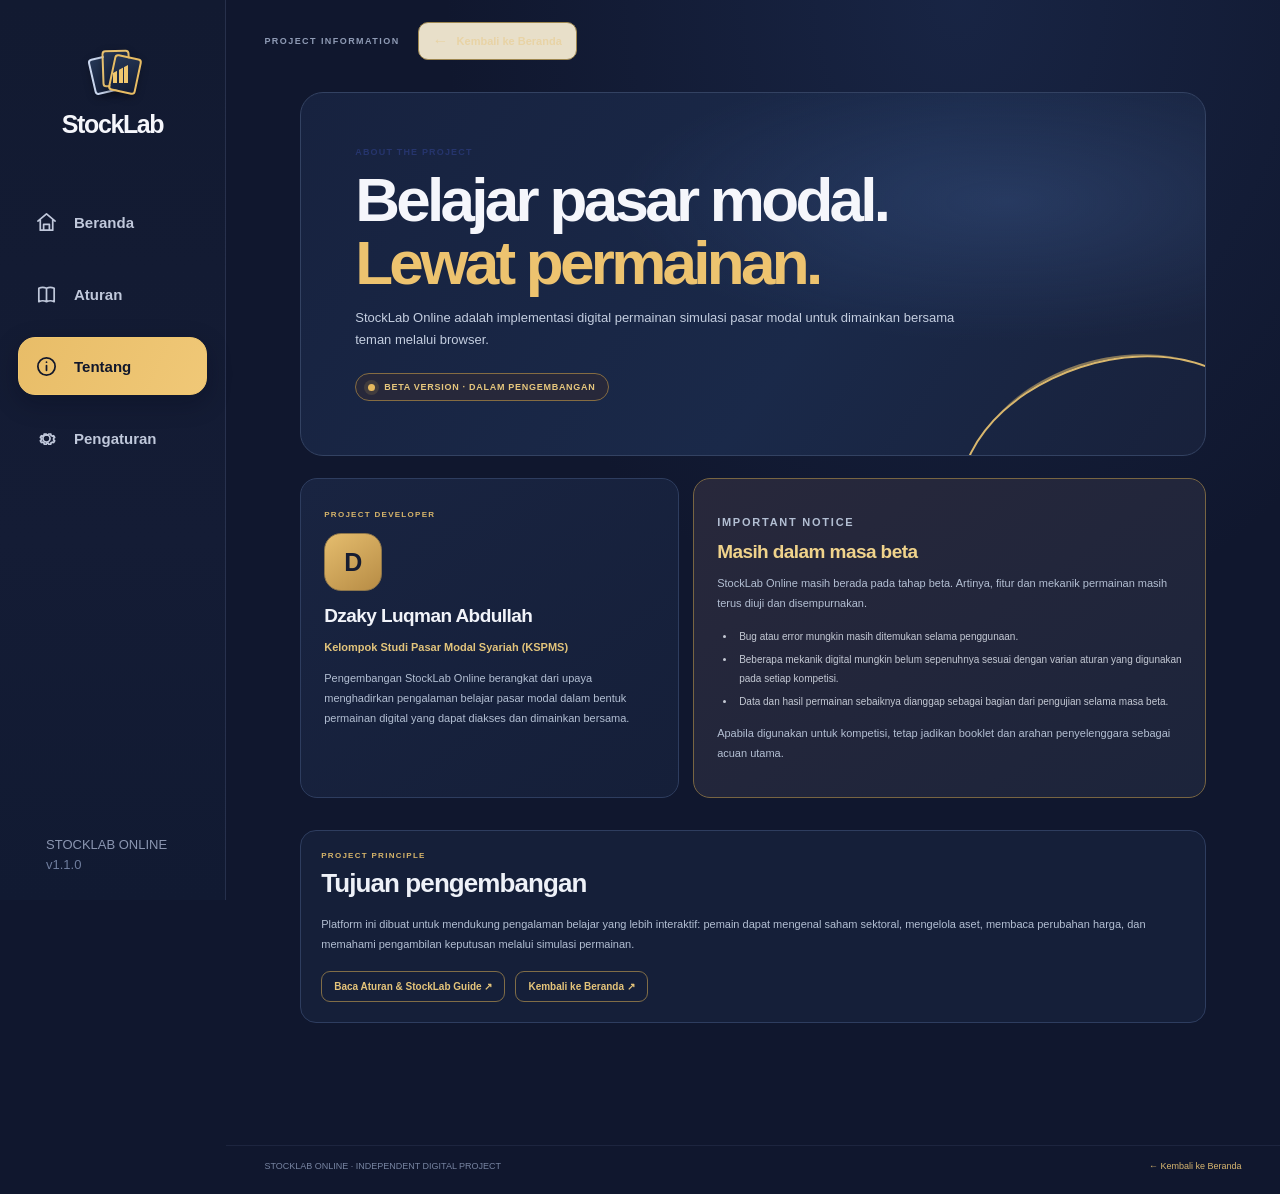
<file: about.html>
<!doctype html>
<html lang="id">
<head>
  <meta charset="utf-8">
  <meta name="viewport" content="width=device-width, initial-scale=1">
  <meta name="theme-color" content="#101831">
  <meta name="description" content="Informasi tentang StockLab Online, pembuat, dan status beta proyek.">
  <title>Tentang StockLab Online</title>
  <link rel="stylesheet" href="./style.css?v=20261121-unified-subpages-v15">
</head>
<body class="guide-body">
  <div class="dashboard-shell">
    <aside class="dashboard-sidebar" aria-label="Navigasi utama">
      <a class="sidebar-brand" href="./" aria-label="StockLab Beranda"><span class="sidebar-brand-mark"><i></i><b></b><em></em></span><span>StockLab</span></a>
      <nav class="sidebar-nav">
        <a class="side-link" href="./"><span class="side-icon"><svg viewBox="0 0 24 24" aria-hidden="true"><path d="M3 10.5 12 3l9 7.5M5.5 9v11h13V9M9 20v-6h6v6"/></svg></span><span>Beranda</span></a>
        <a class="side-link" href="./guide.html"><span class="side-icon"><svg viewBox="0 0 24 24" aria-hidden="true"><path d="M4 5.5c2.7-1.3 5.4-1.3 8 0v14c-2.6-1.3-5.3-1.3-8 0zM20 5.5c-2.7-1.3-5.4-1.3-8 0v14c2.6-1.3 5.3-1.3 8 0z"/></svg></span><span>Aturan</span></a>
        <a class="side-link is-active" href="./about.html"><span class="side-icon"><svg viewBox="0 0 24 24" aria-hidden="true"><circle cx="12" cy="12" r="9"/><path d="M12 11v5M12 7.5h.01"/></svg></span><span>Tentang</span></a>
        <a class="side-link" href="./settings.html"><span class="side-icon"><svg viewBox="0 0 24 24" aria-hidden="true"><path d="M12 8.3a3.7 3.7 0 1 0 0 7.4 3.7 3.7 0 0 0 0-7.4Z"/><path d="m19.4 13.5 1.1.8-1.1 1.9-1.3-.4a7.8 7.8 0 0 1-1.4.8l-.2 1.4h-2.2l-.4-1.3a7.7 7.7 0 0 1-1.7 0l-.4 1.3H9.6l-.2-1.4a7.8 7.8 0 0 1-1.4-.8l-1.3.4-1.1-1.9 1.1-.8a7.5 7.5 0 0 1 0-1.7l-1.1-.8 1.1-1.9 1.3.4a7.8 7.8 0 0 1 1.4-.8l.2-1.4h2.2l.4 1.3a7.7 7.7 0 0 1 1.7 0l.4-1.3h2.2l.2 1.4a7.8 7.8 0 0 1 1.4.8l1.3-.4 1.1 1.9-1.1.8a7.5 7.5 0 0 1 0 1.7Z"/></svg></span><span>Pengaturan</span></a>
      </nav>
      <div class="sidebar-bottom"><span>STOCKLAB ONLINE</span><strong>v1.1.0</strong></div>
    </aside>
    <div class="dashboard-main">
      <header class="topbar dashboard-topbar subpage-topbar">
        <a class="mobile-brand" href="./">Stock<span>Lab</span></a>
        <div class="topbar-right">
          <span class="subpage-topbar-label">PROJECT INFORMATION</span>
          <a class="button secondary subpage-return-button" href="./"><span aria-hidden="true">←</span> Kembali ke Beranda</a>
        </div>
      </header>
      <main class="dashboard-subpage-main">
        <div class="guide-main">
<section class="guide-hero about-hero">
        <p class="eyebrow">ABOUT THE PROJECT</p>
        <h1>Belajar pasar modal.<br><span>Lewat permainan.</span></h1>
        <p>StockLab Online adalah implementasi digital permainan simulasi pasar modal untuk dimainkan bersama teman melalui browser.</p>
        <div class="about-status-pill"><span></span> BETA VERSION · DALAM PENGEMBANGAN</div>
      </section>

      <section class="about-content-grid">
        <article class="about-profile-card">
          <p class="guide-section-kicker">PROJECT DEVELOPER</p>
          <div class="about-avatar">D</div>
          <h2>Dzaky Luqman Abdullah</h2>
          <p class="about-role">Kelompok Studi Pasar Modal Syariah (KSPMS)</p>
          <p>Pengembangan StockLab Online berangkat dari upaya menghadirkan pengalaman belajar pasar modal dalam bentuk permainan digital yang dapat diakses dan dimainkan bersama.</p>
        </article>
        <article class="about-beta-card">
          <p class="guide-section-kicker">IMPORTANT NOTICE</p>
          <h2>Masih dalam masa beta</h2>
          <p>StockLab Online masih berada pada tahap beta. Artinya, fitur dan mekanik permainan masih terus diuji dan disempurnakan.</p>
          <ul>
            <li>Bug atau error mungkin masih ditemukan selama penggunaan.</li>
            <li>Beberapa mekanik digital mungkin belum sepenuhnya sesuai dengan varian aturan yang digunakan pada setiap kompetisi.</li>
            <li>Data dan hasil permainan sebaiknya dianggap sebagai bagian dari pengujian selama masa beta.</li>
          </ul>
          <p>Apabila digunakan untuk kompetisi, tetap jadikan booklet dan arahan penyelenggara sebagai acuan utama.</p>
        </article>
      </section>

      <section class="guide-section about-project-note">
        <div class="guide-section-kicker">PROJECT PRINCIPLE</div>
        <h2>Tujuan pengembangan</h2>
        <p>Platform ini dibuat untuk mendukung pengalaman belajar yang lebih interaktif: pemain dapat mengenal saham sektoral, mengelola aset, membaca perubahan harga, dan memahami pengambilan keputusan melalui simulasi permainan.</p>
        <div class="about-links">
          <a href="./guide.html">Baca Aturan & StockLab Guide <span>↗</span></a>
          <a href="./">Kembali ke Beranda <span>↗</span></a>
        </div>
      </section>
</div>
      </main>
      <footer class="dashboard-footer"><span>STOCKLAB ONLINE · INDEPENDENT DIGITAL PROJECT</span><a href="./">← Kembali ke Beranda</a></footer>
    </div>
  </div>
  
  <script src="./settings.js?v=20261121-unified-subpages-v15"></script>
</body>
</html>
</file>
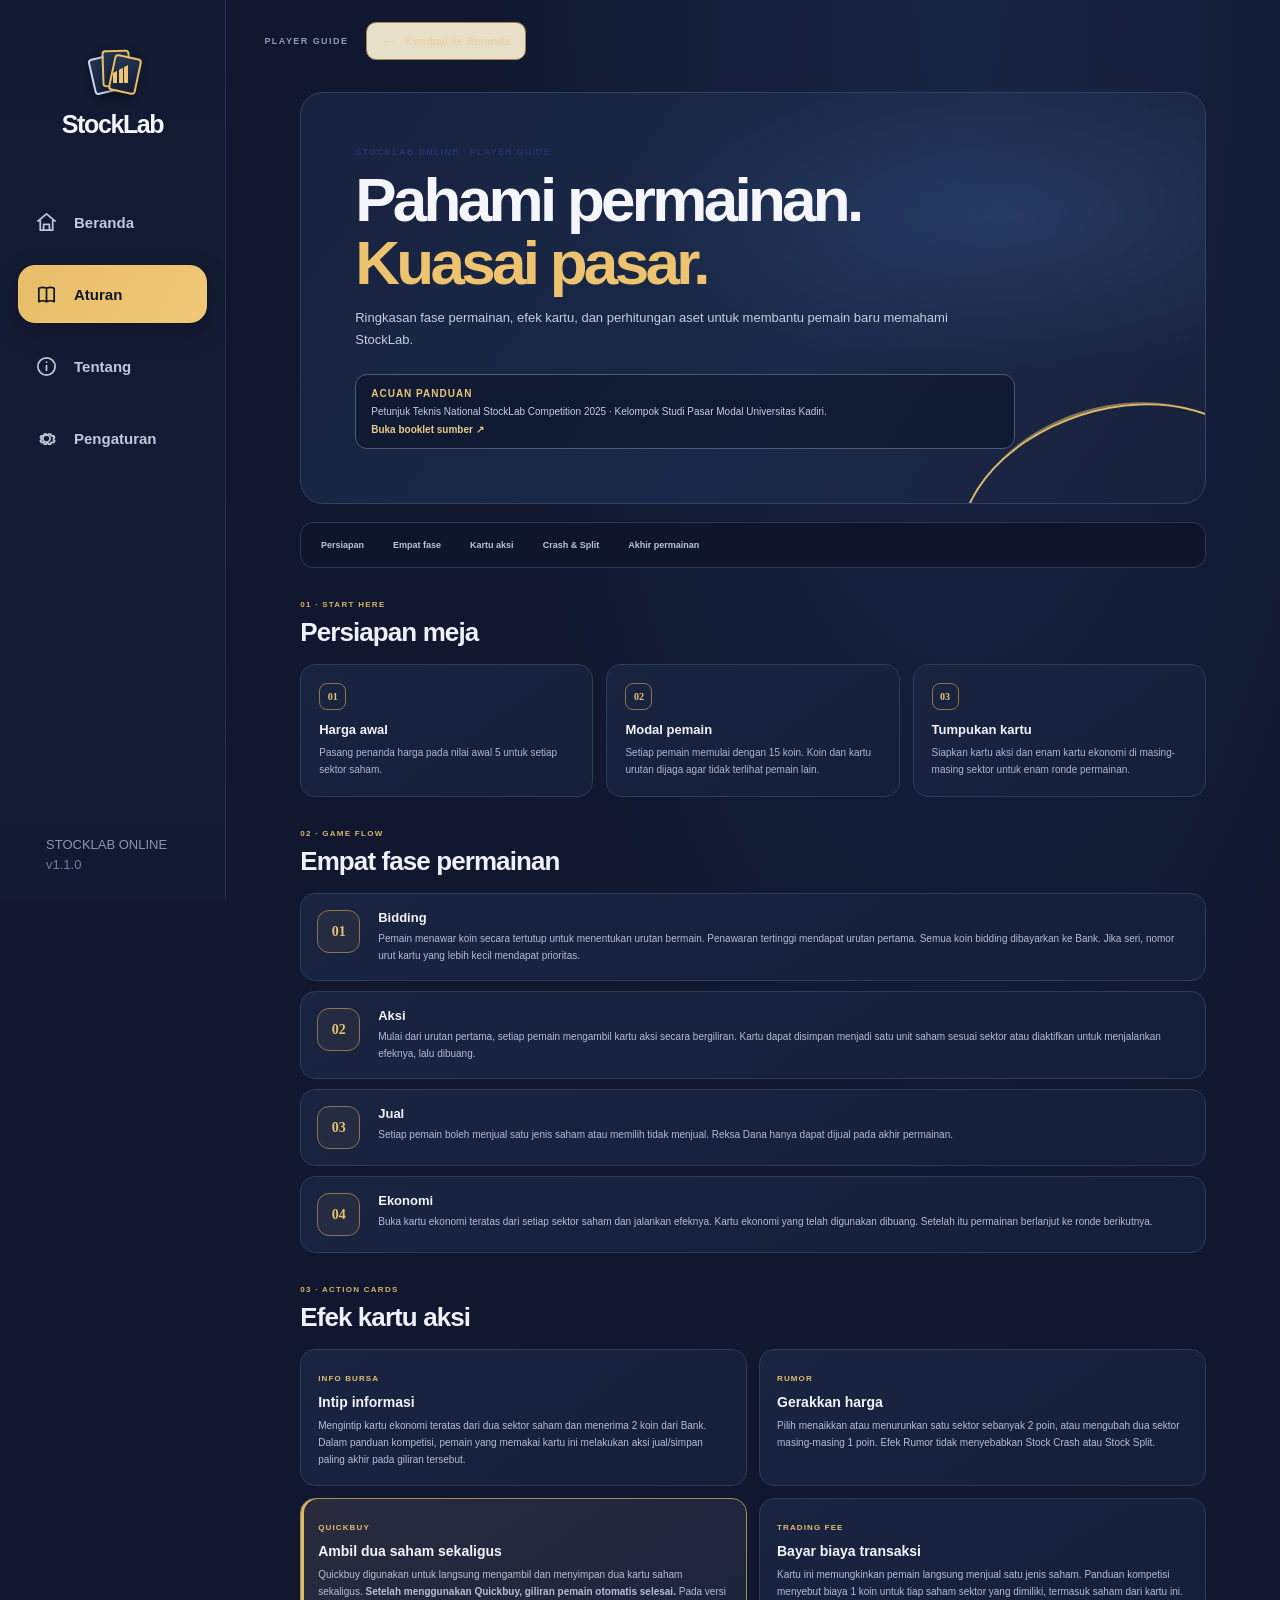
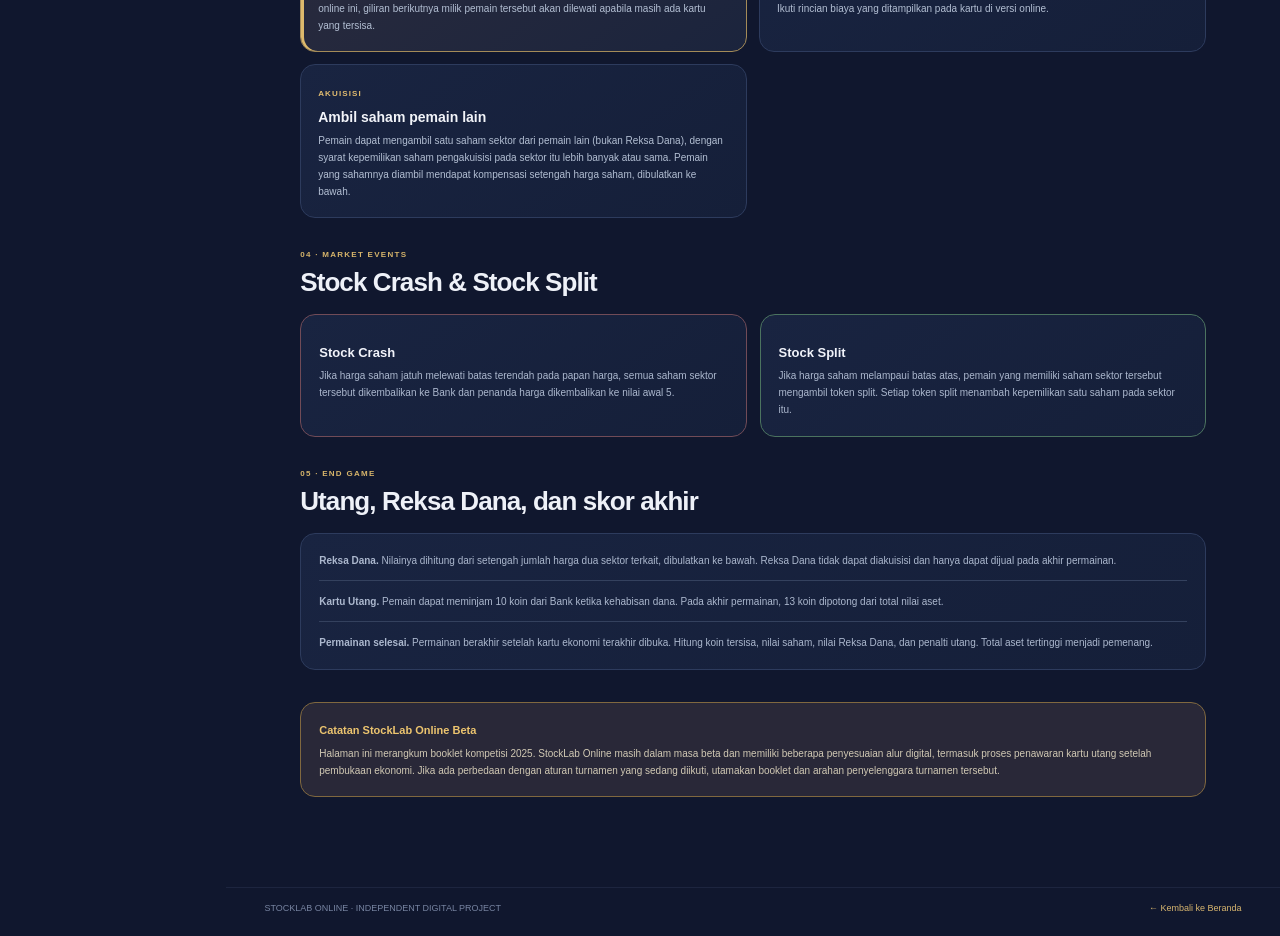
<file: guide.html>
<!doctype html>
<html lang="id">
<head>
  <meta charset="utf-8">
  <meta name="viewport" content="width=device-width, initial-scale=1">
  <meta name="theme-color" content="#101831">
  <meta name="description" content="Panduan bermain StockLab Online, ringkasan aturan dan efek kartu.">
  <title>Aturan & StockLab Guide</title>
  <link rel="stylesheet" href="./style.css?v=20261121-unified-subpages-v15">
</head>
<body class="guide-body">
  <div class="dashboard-shell">
    <aside class="dashboard-sidebar" aria-label="Navigasi utama">
      <a class="sidebar-brand" href="./" aria-label="StockLab Beranda"><span class="sidebar-brand-mark"><i></i><b></b><em></em></span><span>StockLab</span></a>
      <nav class="sidebar-nav">
        <a class="side-link" href="./"><span class="side-icon"><svg viewBox="0 0 24 24" aria-hidden="true"><path d="M3 10.5 12 3l9 7.5M5.5 9v11h13V9M9 20v-6h6v6"/></svg></span><span>Beranda</span></a>
        <a class="side-link is-active" href="./guide.html"><span class="side-icon"><svg viewBox="0 0 24 24" aria-hidden="true"><path d="M4 5.5c2.7-1.3 5.4-1.3 8 0v14c-2.6-1.3-5.3-1.3-8 0zM20 5.5c-2.7-1.3-5.4-1.3-8 0v14c2.6-1.3 5.3-1.3 8 0z"/></svg></span><span>Aturan</span></a>
        <a class="side-link" href="./about.html"><span class="side-icon"><svg viewBox="0 0 24 24" aria-hidden="true"><circle cx="12" cy="12" r="9"/><path d="M12 11v5M12 7.5h.01"/></svg></span><span>Tentang</span></a>
        <a class="side-link" href="./settings.html"><span class="side-icon"><svg viewBox="0 0 24 24" aria-hidden="true"><path d="M12 8.3a3.7 3.7 0 1 0 0 7.4 3.7 3.7 0 0 0 0-7.4Z"/><path d="m19.4 13.5 1.1.8-1.1 1.9-1.3-.4a7.8 7.8 0 0 1-1.4.8l-.2 1.4h-2.2l-.4-1.3a7.7 7.7 0 0 1-1.7 0l-.4 1.3H9.6l-.2-1.4a7.8 7.8 0 0 1-1.4-.8l-1.3.4-1.1-1.9 1.1-.8a7.5 7.5 0 0 1 0-1.7l-1.1-.8 1.1-1.9 1.3.4a7.8 7.8 0 0 1 1.4-.8l.2-1.4h2.2l.4 1.3a7.7 7.7 0 0 1 1.7 0l.4-1.3h2.2l.2 1.4a7.8 7.8 0 0 1 1.4.8l1.3-.4 1.1 1.9-1.1.8a7.5 7.5 0 0 1 0 1.7Z"/></svg></span><span>Pengaturan</span></a>
      </nav>
      <div class="sidebar-bottom"><span>STOCKLAB ONLINE</span><strong>v1.1.0</strong></div>
    </aside>
    <div class="dashboard-main">
      <header class="topbar dashboard-topbar subpage-topbar">
        <a class="mobile-brand" href="./">Stock<span>Lab</span></a>
        <div class="topbar-right">
          <span class="subpage-topbar-label">PLAYER GUIDE</span>
          <a class="button secondary subpage-return-button" href="./"><span aria-hidden="true">←</span> Kembali ke Beranda</a>
        </div>
      </header>
      <main class="dashboard-subpage-main">
        <div class="guide-main">
<section class="guide-hero">
        <p class="eyebrow">STOCKLAB ONLINE · PLAYER GUIDE</p>
        <h1>Pahami permainan.<br><span>Kuasai pasar.</span></h1>
        <p>Ringkasan fase permainan, efek kartu, dan perhitungan aset untuk membantu pemain baru memahami StockLab.</p>
        <div class="guide-source-note">
          <strong>Acuan panduan</strong>
          <span>Petunjuk Teknis National StockLab Competition 2025 · Kelompok Studi Pasar Modal Universitas Kadiri.</span>
          <a href="https://id.scribd.com/document/894413434/Booklet-National-Stocklab-Competition-2025-1" target="_blank" rel="noopener noreferrer">Buka booklet sumber <b>↗</b></a>
        </div>
      </section>

      <nav class="guide-toc" aria-label="Daftar isi">
        <a href="#setup">Persiapan</a><a href="#phases">Empat fase</a><a href="#actions">Kartu aksi</a>
        <a href="#market-events">Crash & Split</a><a href="#scoring">Akhir permainan</a>
      </nav>

      <section class="guide-section" id="setup">
        <div class="guide-section-kicker">01 · START HERE</div>
        <h2>Persiapan meja</h2>
        <div class="guide-grid guide-grid-three">
          <article class="guide-rule-card"><span class="guide-number">01</span><h3>Harga awal</h3><p>Pasang penanda harga pada nilai awal 5 untuk setiap sektor saham.</p></article>
          <article class="guide-rule-card"><span class="guide-number">02</span><h3>Modal pemain</h3><p>Setiap pemain memulai dengan 15 koin. Koin dan kartu urutan dijaga agar tidak terlihat pemain lain.</p></article>
          <article class="guide-rule-card"><span class="guide-number">03</span><h3>Tumpukan kartu</h3><p>Siapkan kartu aksi dan enam kartu ekonomi di masing-masing sektor untuk enam ronde permainan.</p></article>
        </div>
      </section>

      <section class="guide-section" id="phases">
        <div class="guide-section-kicker">02 · GAME FLOW</div>
        <h2>Empat fase permainan</h2>
        <div class="guide-phase-list">
          <article class="guide-phase-card"><span class="guide-phase-number">01</span><div><h3>Bidding</h3><p>Pemain menawar koin secara tertutup untuk menentukan urutan bermain. Penawaran tertinggi mendapat urutan pertama. Semua koin bidding dibayarkan ke Bank. Jika seri, nomor urut kartu yang lebih kecil mendapat prioritas.</p></div></article>
          <article class="guide-phase-card"><span class="guide-phase-number">02</span><div><h3>Aksi</h3><p>Mulai dari urutan pertama, setiap pemain mengambil kartu aksi secara bergiliran. Kartu dapat disimpan menjadi satu unit saham sesuai sektor atau diaktifkan untuk menjalankan efeknya, lalu dibuang.</p></div></article>
          <article class="guide-phase-card"><span class="guide-phase-number">03</span><div><h3>Jual</h3><p>Setiap pemain boleh menjual satu jenis saham atau memilih tidak menjual. Reksa Dana hanya dapat dijual pada akhir permainan.</p></div></article>
          <article class="guide-phase-card"><span class="guide-phase-number">04</span><div><h3>Ekonomi</h3><p>Buka kartu ekonomi teratas dari setiap sektor saham dan jalankan efeknya. Kartu ekonomi yang telah digunakan dibuang. Setelah itu permainan berlanjut ke ronde berikutnya.</p></div></article>
        </div>
      </section>

      <section class="guide-section" id="actions">
        <div class="guide-section-kicker">03 · ACTION CARDS</div>
        <h2>Efek kartu aksi</h2>
        <div class="guide-action-grid">
          <article class="guide-action-card"><div class="guide-action-tag">INFO BURSA</div><h3>Intip informasi</h3><p>Mengintip kartu ekonomi teratas dari dua sektor saham dan menerima 2 koin dari Bank. Dalam panduan kompetisi, pemain yang memakai kartu ini melakukan aksi jual/simpan paling akhir pada giliran tersebut.</p></article>
          <article class="guide-action-card"><div class="guide-action-tag">RUMOR</div><h3>Gerakkan harga</h3><p>Pilih menaikkan atau menurunkan satu sektor sebanyak 2 poin, atau mengubah dua sektor masing-masing 1 poin. Efek Rumor tidak menyebabkan Stock Crash atau Stock Split.</p></article>
          <article class="guide-action-card guide-action-highlight"><div class="guide-action-tag">QUICKBUY</div><h3>Ambil dua saham sekaligus</h3><p>Quickbuy digunakan untuk langsung mengambil dan menyimpan dua kartu saham sekaligus. <strong>Setelah menggunakan Quickbuy, giliran pemain otomatis selesai.</strong> Pada versi online ini, giliran berikutnya milik pemain tersebut akan dilewati apabila masih ada kartu yang tersisa.</p></article>
          <article class="guide-action-card"><div class="guide-action-tag">TRADING FEE</div><h3>Bayar biaya transaksi</h3><p>Kartu ini memungkinkan pemain langsung menjual satu jenis saham. Panduan kompetisi menyebut biaya 1 koin untuk tiap saham sektor yang dimiliki, termasuk saham dari kartu ini. Ikuti rincian biaya yang ditampilkan pada kartu di versi online.</p></article>
          <article class="guide-action-card"><div class="guide-action-tag">AKUISISI</div><h3>Ambil saham pemain lain</h3><p>Pemain dapat mengambil satu saham sektor dari pemain lain (bukan Reksa Dana), dengan syarat kepemilikan saham pengakuisisi pada sektor itu lebih banyak atau sama. Pemain yang sahamnya diambil mendapat kompensasi setengah harga saham, dibulatkan ke bawah.</p></article>
        </div>
      </section>

      <section class="guide-section" id="market-events">
        <div class="guide-section-kicker">04 · MARKET EVENTS</div>
        <h2>Stock Crash & Stock Split</h2>
        <div class="guide-grid guide-grid-two">
          <article class="guide-rule-card guide-crash"><h3>Stock Crash</h3><p>Jika harga saham jatuh melewati batas terendah pada papan harga, semua saham sektor tersebut dikembalikan ke Bank dan penanda harga dikembalikan ke nilai awal 5.</p></article>
          <article class="guide-rule-card guide-split"><h3>Stock Split</h3><p>Jika harga saham melampaui batas atas, pemain yang memiliki saham sektor tersebut mengambil token split. Setiap token split menambah kepemilikan satu saham pada sektor itu.</p></article>
        </div>
      </section>

      <section class="guide-section" id="scoring">
        <div class="guide-section-kicker">05 · END GAME</div>
        <h2>Utang, Reksa Dana, dan skor akhir</h2>
        <div class="guide-rule-card guide-scoring">
          <p><strong>Reksa Dana.</strong> Nilainya dihitung dari setengah jumlah harga dua sektor terkait, dibulatkan ke bawah. Reksa Dana tidak dapat diakuisisi dan hanya dapat dijual pada akhir permainan.</p>
          <p><strong>Kartu Utang.</strong> Pemain dapat meminjam 10 koin dari Bank ketika kehabisan dana. Pada akhir permainan, 13 koin dipotong dari total nilai aset.</p>
          <p><strong>Permainan selesai.</strong> Permainan berakhir setelah kartu ekonomi terakhir dibuka. Hitung koin tersisa, nilai saham, nilai Reksa Dana, dan penalti utang. Total aset tertinggi menjadi pemenang.</p>
        </div>
      </section>

      <aside class="guide-beta-note">
        <strong>Catatan StockLab Online Beta</strong>
        <p>Halaman ini merangkum booklet kompetisi 2025. StockLab Online masih dalam masa beta dan memiliki beberapa penyesuaian alur digital, termasuk proses penawaran kartu utang setelah pembukaan ekonomi. Jika ada perbedaan dengan aturan turnamen yang sedang diikuti, utamakan booklet dan arahan penyelenggara turnamen tersebut.</p>
      </aside>
</div>
      </main>
      <footer class="dashboard-footer"><span>STOCKLAB ONLINE · INDEPENDENT DIGITAL PROJECT</span><a href="./">← Kembali ke Beranda</a></footer>
    </div>
  </div>
  
  <script src="./settings.js?v=20261121-unified-subpages-v15"></script>
</body>
</html>
</file>
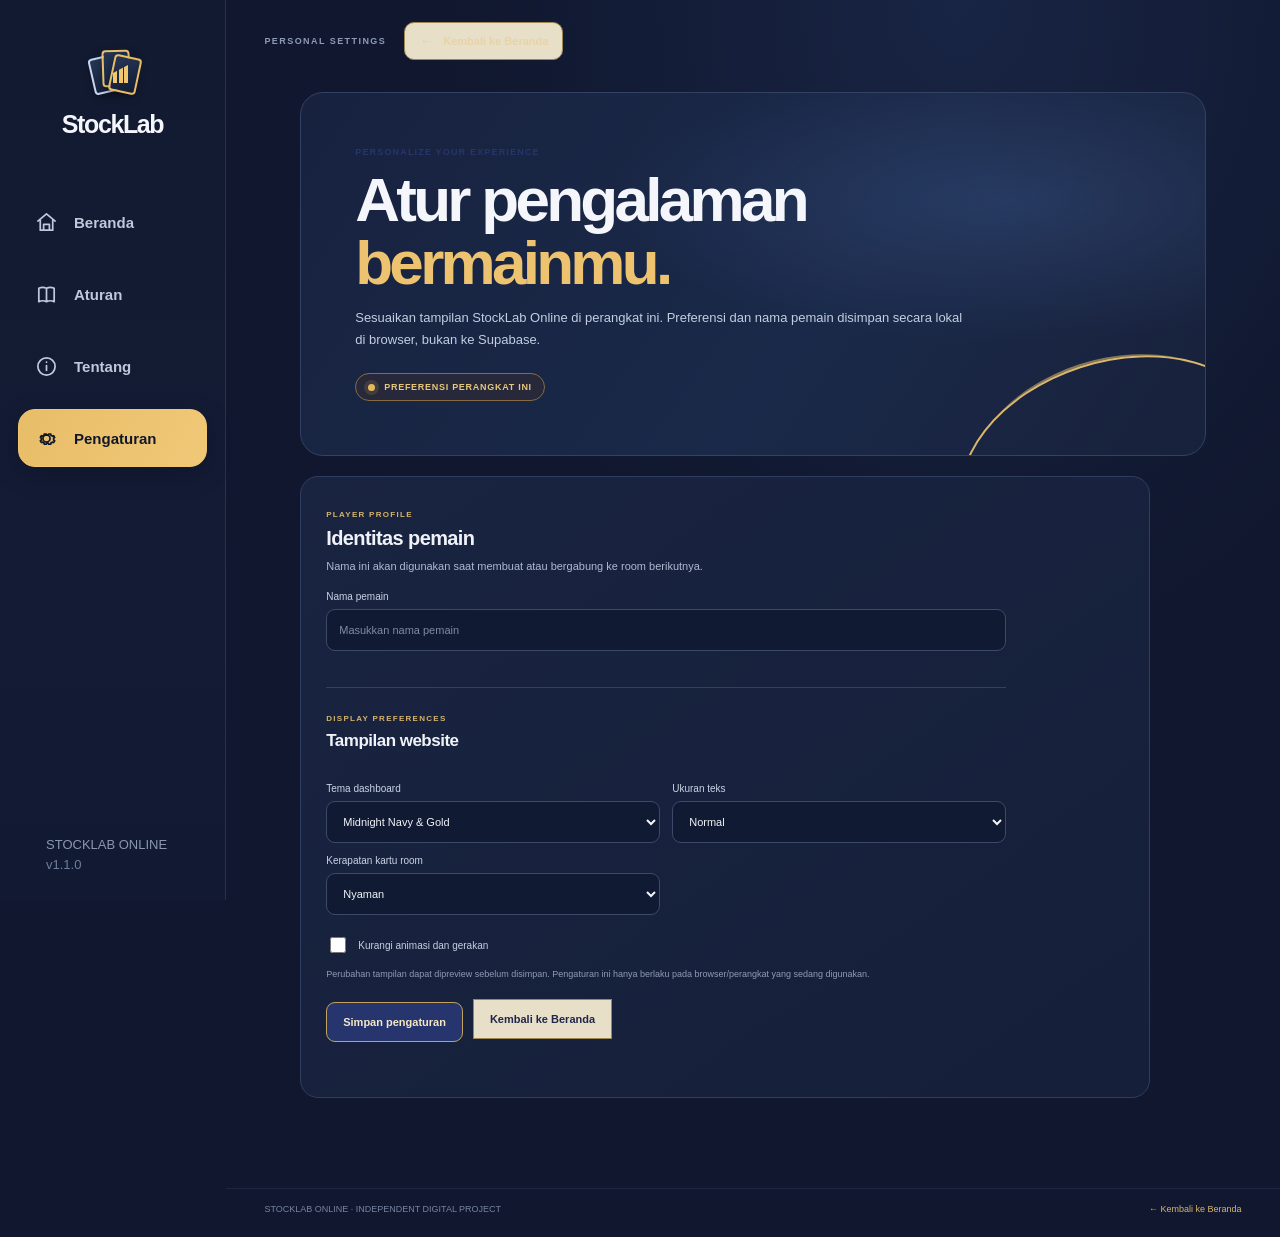
<file: settings.html>
<!doctype html>
<html lang="id">
<head>
  <meta charset="utf-8">
  <meta name="viewport" content="width=device-width, initial-scale=1">
  <meta name="theme-color" content="#101831">
  <meta name="description" content="Atur tema, ukuran teks, kepadatan kartu, gerakan, dan nama pemain StockLab Online.">
  <title>Pengaturan — StockLab Online</title>
  <link rel="stylesheet" href="./style.css?v=20261121-unified-subpages-v15">
</head>
<body class="guide-body">
  <div class="dashboard-shell">
    <aside class="dashboard-sidebar" aria-label="Navigasi utama">
      <a class="sidebar-brand" href="./" aria-label="StockLab Beranda"><span class="sidebar-brand-mark"><i></i><b></b><em></em></span><span>StockLab</span></a>
      <nav class="sidebar-nav">
        <a class="side-link" href="./"><span class="side-icon"><svg viewBox="0 0 24 24" aria-hidden="true"><path d="M3 10.5 12 3l9 7.5M5.5 9v11h13V9M9 20v-6h6v6"/></svg></span><span>Beranda</span></a>
        <a class="side-link" href="./guide.html"><span class="side-icon"><svg viewBox="0 0 24 24" aria-hidden="true"><path d="M4 5.5c2.7-1.3 5.4-1.3 8 0v14c-2.6-1.3-5.3-1.3-8 0zM20 5.5c-2.7-1.3-5.4-1.3-8 0v14c2.6-1.3 5.3-1.3 8 0z"/></svg></span><span>Aturan</span></a>
        <a class="side-link" href="./about.html"><span class="side-icon"><svg viewBox="0 0 24 24" aria-hidden="true"><circle cx="12" cy="12" r="9"/><path d="M12 11v5M12 7.5h.01"/></svg></span><span>Tentang</span></a>
        <a class="side-link is-active" href="./settings.html"><span class="side-icon"><svg viewBox="0 0 24 24" aria-hidden="true"><path d="M12 8.3a3.7 3.7 0 1 0 0 7.4 3.7 3.7 0 0 0 0-7.4Z"/><path d="m19.4 13.5 1.1.8-1.1 1.9-1.3-.4a7.8 7.8 0 0 1-1.4.8l-.2 1.4h-2.2l-.4-1.3a7.7 7.7 0 0 1-1.7 0l-.4 1.3H9.6l-.2-1.4a7.8 7.8 0 0 1-1.4-.8l-1.3.4-1.1-1.9 1.1-.8a7.5 7.5 0 0 1 0-1.7l-1.1-.8 1.1-1.9 1.3.4a7.8 7.8 0 0 1 1.4-.8l.2-1.4h2.2l.4 1.3a7.7 7.7 0 0 1 1.7 0l.4-1.3h2.2l.2 1.4a7.8 7.8 0 0 1 1.4.8l1.3-.4 1.1 1.9-1.1.8a7.5 7.5 0 0 1 0 1.7Z"/></svg></span><span>Pengaturan</span></a>
      </nav>
      <div class="sidebar-bottom"><span>STOCKLAB ONLINE</span><strong>v1.1.0</strong></div>
    </aside>
    <div class="dashboard-main">
      <header class="topbar dashboard-topbar subpage-topbar">
        <a class="mobile-brand" href="./">Stock<span>Lab</span></a>
        <div class="topbar-right">
          <span class="subpage-topbar-label">PERSONAL SETTINGS</span>
          <a class="button secondary subpage-return-button" href="./"><span aria-hidden="true">←</span> Kembali ke Beranda</a>
        </div>
      </header>
      <main class="dashboard-subpage-main">
        
<div class="guide-main settings-page-content">
  <section class="guide-hero settings-page-hero">
    <p class="eyebrow">PERSONALIZE YOUR EXPERIENCE</p>
    <h1>Atur pengalaman<br><span>bermainmu.</span></h1>
    <p>Sesuaikan tampilan StockLab Online di perangkat ini. Preferensi dan nama pemain disimpan secara lokal di browser, bukan ke Supabase.</p>
    <div class="about-status-pill"><span></span> PREFERENSI PERANGKAT INI</div>
  </section>

  <section class="settings-page-card">
    <div class="settings-card-heading">
      <p class="guide-section-kicker">PLAYER PROFILE</p>
      <h2>Identitas pemain</h2>
      <p>Nama ini akan digunakan saat membuat atau bergabung ke room berikutnya.</p>
    </div>
    <form id="profile-settings-form" class="profile-settings-form settings-form">
      <div class="settings-form-field settings-name-field">
        <label for="profile-settings-name">Nama pemain</label>
        <input id="profile-settings-name" type="text" minlength="2" maxlength="24" placeholder="Masukkan nama pemain" autocomplete="nickname">
      </div>
      <div class="settings-card-heading settings-preferences-heading">
        <p class="guide-section-kicker">DISPLAY PREFERENCES</p>
        <h2>Tampilan website</h2>
      </div>
      <div class="settings-form-grid">
        <div class="settings-form-field">
          <label for="setting-theme">Tema dashboard</label>
          <select id="setting-theme">
            <option value="midnight">Midnight Navy & Gold</option>
            <option value="forest">Emerald Market</option>
          </select>
        </div>
        <div class="settings-form-field">
          <label for="setting-text-size">Ukuran teks</label>
          <select id="setting-text-size">
            <option value="normal">Normal</option>
            <option value="large">Lebih besar</option>
          </select>
        </div>
        <div class="settings-form-field">
          <label for="setting-room-density">Kerapatan kartu room</label>
          <select id="setting-room-density">
            <option value="comfortable">Nyaman</option>
            <option value="compact">Ringkas</option>
          </select>
        </div>
      </div>
      <label class="setting-check-row settings-motion-option"><input id="setting-reduce-motion" type="checkbox"> Kurangi animasi dan gerakan</label>
      <p class="settings-note">Perubahan tampilan dapat dipreview sebelum disimpan. Pengaturan ini hanya berlaku pada browser/perangkat yang sedang digunakan.</p>
      <div class="settings-form-actions">
        <button class="button primary" type="submit">Simpan pengaturan</button>
        <a class="button secondary settings-back-link" href="./">Kembali ke Beranda</a>
      </div>
      <p class="settings-feedback" id="settings-feedback" role="status" aria-live="polite"></p>
    </form>
  </section>
</div>
      </main>
      <footer class="dashboard-footer"><span>STOCKLAB ONLINE · INDEPENDENT DIGITAL PROJECT</span><a href="./">← Kembali ke Beranda</a></footer>
    </div>
  </div>
  <script src="./settings.js?v=20261121-unified-subpages-v15"></script>
</body>
</html>
</file>
<file: style.css>
:root {
  color-scheme: light;
  --page: #f4f2ec;
  --paper: #fffefa;
  --paper-soft: #f9f7f1;
  --ink: #26332d;
  --muted: #788078;
  --line: #dfddd4;
  --green: #285b45;
  --green-dark: #1e4937;
  --green-pale: #e8efe9;
  --orange: #b87945;
  --danger: #a34d43;
  font-family: Inter, "Segoe UI", Arial, sans-serif;
}
* { box-sizing: border-box; }
[hidden] { display: none !important; }
html { scroll-behavior: smooth; }
body { margin: 0; background: var(--page); color: var(--ink); }
button, input, select { font: inherit; }
button { cursor: pointer; }
.topbar {
  height: 66px; padding: 0 max(22px, calc((100vw - 1120px) / 2));
  display: flex; align-items: center; justify-content: space-between;
  background: var(--paper); border-bottom: 1px solid var(--line);
}
.brand { display: inline-flex; gap: 10px; align-items: center; color: var(--ink); text-decoration: none; }
.brand-mark { display: grid; place-items: center; width: 34px; height: 34px; border: 1px solid var(--green); color: var(--green); font-family: Georgia, serif; font-size: 22px; }
.brand-name { font-size: 14px; font-weight: 750; letter-spacing: -.03em; }
.brand-name span { color: var(--muted); font-weight: 450; }
.topbar-right { display: flex; align-items: center; gap: 18px; }
.connection-dot { display: inline-flex; align-items: center; gap: 7px; color: var(--muted); font-size: 10px; }
.connection-dot i { width: 7px; height: 7px; border-radius: 50%; background: #c28c4d; }
.connection-dot.connected i { background: #4d8b63; }
.player-pill { display: flex; align-items: center; gap: 8px; font-size: 11px; font-weight: 650; }
.avatar { display: grid; place-items: center; width: 27px; height: 27px; background: var(--green-pale); color: var(--green); border-radius: 50%; font-size: 11px; }
main { width: min(1120px, calc(100% - 44px)); margin: 0 auto; }
.welcome { display: grid; grid-template-columns: 1fr minmax(320px, 430px); align-items: center; gap: 48px; padding: 55px 0 48px; border-bottom: 1px solid var(--line); }
.eyebrow { margin: 0 0 11px; color: var(--green); font-size: 9px; font-weight: 750; letter-spacing: .13em; }
.welcome h1 { margin: 0; font-family: Georgia, "Times New Roman", serif; font-weight: 500; font-size: clamp(34px, 4.2vw, 51px); line-height: 1.08; letter-spacing: -.045em; }
.welcome h1 span { color: var(--green); }
.welcome-copy > p:last-child { max-width: 510px; margin: 15px 0 0; color: var(--muted); font-size: 13px; line-height: 1.7; }
.guest-entry { padding: 20px; background: var(--paper); border: 1px solid var(--line); border-radius: 5px; }
.guest-entry label, .stack-form label { display: block; margin-bottom: 8px; font-size: 10px; font-weight: 700; color: var(--muted); }
.entry-row { display: flex; gap: 8px; }
input, select { width: 100%; min-width: 0; padding: 11px 12px; border: 1px solid #d4d2c9; border-radius: 4px; background: #fff; color: var(--ink); font-size: 12px; outline: none; }
input:focus, select:focus { border-color: var(--green); box-shadow: 0 0 0 2px #285b4512; }
.entry-foot { margin: 10px 0 0; color: var(--muted); font-size: 9px; }
.button { min-height: 39px; padding: 0 15px; border: 1px solid transparent; border-radius: 4px; font-size: 11px; font-weight: 700; transition: background .15s, border-color .15s; }
.button:disabled { opacity: .45; cursor: not-allowed; }
.primary { background: var(--green); color: #fff; }
.primary:hover:not(:disabled) { background: var(--green-dark); }
.secondary { border-color: #c9cec7; background: var(--paper); color: var(--green-dark); }
.secondary:hover:not(:disabled) { border-color: var(--green); background: var(--green-pale); }
.text-button { padding-inline: 8px; background: transparent; color: var(--muted); }
.text-button:hover { color: var(--danger); }
.app-notice { margin: 14px 0 0; padding: 11px 13px; border: 1px solid #c9b48f; background: #fbf4e7; color: #72542c; border-radius: 4px; font-size: 11px; line-height: 1.6; }
.app-notice.error { border-color: #d7b7b2; background: #fbefed; color: #91463e; }
.app-notice.success { border-color: #bdd0c1; background: #edf4ee; color: var(--green-dark); }
.app-notice a { color: inherit; font-weight: 700; }
.section { padding: 38px 0 60px; }
.section-heading { display: flex; align-items: end; justify-content: space-between; margin-bottom: 19px; }
.section-heading h2 { margin: 0; font-family: Georgia, "Times New Roman", serif; font-size: 27px; font-weight: 500; letter-spacing: -.035em; }
.section-subtitle { margin: 6px 0 0; color: var(--muted); font-size: 11px; line-height: 1.6; }
.workspace-locked { padding: 26px; border: 1px dashed #d1cfc6; background: #f8f6f0; color: var(--muted); text-align: center; font-size: 11px; }
.workspace-locked p { margin: 0; }
.room-workspace { display: grid; gap: 16px; }
.setup-grid { display: grid; grid-template-columns: .9fr .9fr 1.2fr; gap: 12px; align-items: stretch; }
.panel { min-width: 0; padding: 20px; background: var(--paper); border: 1px solid var(--line); border-radius: 5px; }
.panel-title { margin-bottom: 20px; }
.panel-title > div { display: flex; align-items: center; gap: 9px; }
.step-number { display: inline-grid; place-items: center; width: 24px; height: 24px; border: 1px solid #c8d2c9; color: var(--green); border-radius: 50%; font: 9px Georgia, serif; }
.panel-title h3, .available-heading h3 { margin: 0; font-family: Georgia, "Times New Roman", serif; font-size: 18px; font-weight: 500; }
.panel-title p, .available-heading p { margin: 7px 0 0 33px; color: var(--muted); font-size: 10px; line-height: 1.55; }
.stack-form { display: grid; gap: 9px; }
.stack-form .button { margin-top: 4px; }
.full-width { width: 100%; }
.available-panel { display: flex; flex-direction: column; }
.available-heading { display: flex; align-items: start; justify-content: space-between; gap: 10px; margin-bottom: 14px; }
.available-heading p { margin-left: 0; }
.icon-button { width: 30px; height: 30px; border: 1px solid var(--line); border-radius: 4px; background: var(--paper-soft); color: var(--green); font-size: 18px; }
.room-list { display: grid; gap: 8px; align-content: start; }
.empty-state { padding: 25px 10px; border: 1px dashed var(--line); color: var(--muted); text-align: center; font-size: 10px; line-height: 1.6; }
.room-item { display: grid; grid-template-columns: minmax(0, 1fr) auto auto; gap: 10px; align-items: center; padding: 10px 0; border-top: 1px solid #eeece5; }
.room-item:first-child { border-top: 0; }
.room-item-details { display: grid; gap: 4px; min-width: 0; }
.room-item-details strong { overflow: hidden; text-overflow: ellipsis; white-space: nowrap; font-size: 11px; }
.room-item-details span { color: var(--muted); font-size: 9px; }
.room-item code { color: var(--green); font: 10px Consolas, monospace; letter-spacing: .08em; }
.small-join { padding: 7px 10px; border: 1px solid #c9cec7; border-radius: 4px; background: #fff; color: var(--green); font-size: 10px; font-weight: 700; }
.small-join:disabled { opacity: .45; cursor: not-allowed; }
.lobby-panel { padding: 22px; }
.lobby-header { display: flex; align-items: start; justify-content: space-between; gap: 18px; padding-bottom: 18px; border-bottom: 1px solid var(--line); }
.lobby-header h3, .game-heading h3 { margin: 0; font-family: Georgia, "Times New Roman", serif; font-size: 24px; font-weight: 500; }
.invite-code { display: grid; justify-items: end; gap: 5px; }
.invite-code span, .round-label span { color: var(--muted); font-size: 8px; font-weight: 700; letter-spacing: .13em; }
.invite-code strong { color: var(--green); font: 22px Consolas, monospace; letter-spacing: .12em; }
.invite-code button { padding: 0; border: 0; background: transparent; color: var(--muted); font-size: 9px; text-decoration: underline; cursor: pointer; }
.roster-heading, .board-section-heading { display: flex; align-items: center; justify-content: space-between; gap: 10px; margin: 18px 0 10px; }
.roster-heading h4, .board-section-heading h4 { margin: 0; font-size: 11px; font-weight: 750; }
.roster-heading span, .board-section-heading span { color: var(--muted); font-size: 9px; }
.player-roster { display: grid; grid-template-columns: repeat(2, minmax(0, 1fr)); gap: 8px; }
.roster-player { display: grid; grid-template-columns: 29px minmax(0,1fr) auto; align-items: center; gap: 9px; padding: 10px; border: 1px solid #e5e6dd; background: #fbfaf6; border-radius: 4px; }
.roster-player.vacant { border-style: dashed; background: transparent; }
.seat-number { display: grid; place-items: center; width: 27px; height: 27px; border-radius: 50%; background: var(--green-pale); color: var(--green); font: 10px Georgia, serif; }
.roster-player strong { overflow: hidden; text-overflow: ellipsis; white-space: nowrap; font-size: 10px; }
.roster-state { color: var(--muted); text-align: right; font-size: 8px; }
.roster-state.ready { color: var(--green); font-weight: 750; }
.roster-state.pending { color: var(--orange); }
.roster-state.vacant-label { color: #9b9d95; }
.lobby-footer { display: flex; align-items: center; justify-content: space-between; gap: 16px; margin-top: 18px; padding-top: 14px; border-top: 1px solid var(--line); }
.lobby-footer > p { margin: 0; max-width: 450px; color: var(--muted); font-size: 10px; line-height: 1.6; }
.lobby-actions { display: flex; align-items: center; gap: 8px; }
.button.is-ready { border-color: #b8cbbb; background: var(--green-pale); color: var(--green); }
.game-board { margin-top: 16px; }
.game-heading { display: flex; align-items: start; justify-content: space-between; gap: 15px; }
.round-label { display: grid; justify-items: end; gap: 4px; }
.round-label strong { color: var(--green); font: 25px Georgia, serif; }
.phase-banner { display: flex; align-items: center; justify-content: space-between; gap: 14px; margin-top: 18px; padding: 15px 16px; background: var(--green-pale); border-left: 3px solid var(--green); }
.phase-banner div { display: grid; gap: 5px; }
.phase-banner span { color: var(--green); font-size: 8px; font-weight: 800; letter-spacing: .12em; }
.phase-banner strong { font-family: Georgia, serif; font-size: 19px; font-weight: 500; }
.phase-banner p { margin: 0; color: #52665a; font-size: 10px; }
.board-section { margin-top: 18px; }
.market-grid { display: grid; grid-template-columns: repeat(4, 1fr); border: 1px solid var(--line); }
.market-cell { padding: 14px; background: #fbfaf6; border-right: 1px solid var(--line); }
.market-cell:last-child { border-right: 0; }
.market-cell span { display: block; color: var(--muted); font-size: 9px; }
.market-cell strong { display: block; margin-top: 6px; color: var(--green); font: 24px Georgia, serif; }
.game-players { display: grid; grid-template-columns: repeat(auto-fit, minmax(150px, 1fr)); gap: 8px; }
.game-player { padding: 12px; border: 1px solid var(--line); background: #fbfaf6; }
.game-player strong { display: block; font-size: 10px; }
.game-player span { display: block; margin-top: 5px; color: var(--muted); font-size: 9px; }
.player-assets { display: flex; gap: 28px; margin-top: 18px; padding: 14px 0; border-top: 1px solid var(--line); border-bottom: 1px solid var(--line); }
.player-assets div { display: flex; align-items: baseline; gap: 7px; }
.player-assets span, .player-assets small { color: var(--muted); font-size: 9px; }
.player-assets strong { color: var(--green); font: 20px Georgia, serif; }
.game-note { margin: 14px 0 0; color: var(--muted); font-size: 10px; line-height: 1.7; }
footer { display: flex; justify-content: space-between; gap: 12px; padding: 18px max(22px, calc((100vw - 1120px) / 2)); background: var(--paper); border-top: 1px solid var(--line); color: var(--muted); font-size: 9px; }
@media (max-width: 900px) {
  .setup-grid { grid-template-columns: repeat(2, minmax(0,1fr)); }
  .available-panel { grid-column: 1 / -1; }
}
@media (max-width: 620px) {
  main { width: calc(100% - 28px); }
  .topbar { padding: 0 14px; height: 60px; }
  .topbar-right { gap: 10px; }
  .connection-dot span { display: none; }
  .welcome { grid-template-columns: 1fr; gap: 20px; padding: 36px 0 28px; }
  .welcome h1 { font-size: 39px; }
  .guest-entry { padding: 15px; }
  .entry-row { flex-direction: column; }
  .section { padding: 29px 0 42px; }
  .setup-grid { grid-template-columns: 1fr; }
  .available-panel { grid-column: auto; }
  .panel { padding: 16px; }
  .lobby-panel { padding: 16px; }
  .lobby-header { flex-direction: column; }
  .invite-code { justify-items: start; }
  .player-roster { grid-template-columns: 1fr; }
  .roster-player { grid-template-columns: 29px minmax(0,1fr) auto; }
  .lobby-footer { align-items: stretch; flex-direction: column; }
  .lobby-actions { display: grid; grid-template-columns: auto 1fr 1fr; }
  .lobby-actions .button { padding-inline: 9px; }
  .phase-banner { align-items: start; flex-direction: column; }
  .market-cell { padding: 10px 7px; }
  .market-cell strong { font-size: 19px; }
  .market-cell span { font-size: 8px; }
  .player-assets { gap: 14px; flex-wrap: wrap; }
  footer { padding: 15px 14px; flex-direction: column; }
}

.game-overview{display:grid;grid-template-columns:1.3fr .7fr;gap:14px;margin-top:18px}
.game-overview .board-section{margin-top:0}
.wallet-section{padding:13px;background:#fbfaf6;border:1px solid var(--line)}
.wallet-section .board-section-heading{margin-top:0}
.player-assets{margin-top:10px;border-top:0;padding:8px 0;gap:18px;flex-wrap:wrap}
.player-assets div{display:flex;align-items:baseline;gap:6px}
.debt-button{width:100%;margin-top:6px}
.private-peek{margin-top:12px;padding-top:10px;border-top:1px solid var(--line);font-size:10px;line-height:1.5}
.private-peek strong{color:var(--green)}
.private-peek p{margin:5px 0;color:var(--muted)}
.portfolio-wrap{overflow-x:auto;border:1px solid var(--line)}
.portfolio-table{width:100%;border-collapse:collapse;min-width:620px;font-size:10px}
.portfolio-table th,.portfolio-table td{padding:10px 9px;border-bottom:1px solid #eeece5;text-align:right}
.portfolio-table th:first-child,.portfolio-table td:first-child{text-align:left}
.portfolio-table th{background:#f7f5ef;color:var(--muted);font-size:9px;font-weight:700}
.portfolio-table tbody tr:last-child td{border-bottom:0}
.phase-controls{margin-top:18px}
.phase-panel{padding:17px;background:#f8f7f1;border:1px solid var(--line);border-left:3px solid var(--green)}
.phase-panel h4{margin:0 0 7px;font-family:Georgia,serif;font-size:18px;font-weight:500}
.phase-panel p{max-width:760px}
.muted-text{margin:7px 0;color:var(--muted);font-size:10px;line-height:1.65}
.turn-status{padding:8px 10px;background:#fffefa;border:1px solid var(--line);font-size:10px;color:var(--green-dark)}
.inline-game-form,.choice-form{display:flex;align-items:end;gap:10px;flex-wrap:wrap;margin-top:12px}
.game-field{display:grid;gap:6px;min-width:125px;flex:1;color:var(--muted);font-size:9px;font-weight:700}
.game-input{width:100%;min-width:0;padding:9px 10px;border:1px solid #d4d2c9;border-radius:4px;background:#fff;color:var(--ink);font-size:11px}
.inline-game-form .button,.phase-panel>.button{min-height:36px}
.action-market{display:grid;grid-template-columns:repeat(2,minmax(0,1fr));gap:10px}
.action-card{padding:14px;border:1px solid var(--line);background:#fffefa}
.action-card-header{display:flex;align-items:center;justify-content:space-between;gap:8px}
.action-sector{padding:4px 7px;background:var(--green-pale);color:var(--green);font-size:8px;font-weight:750}
.action-title{font-family:Georgia,serif;font-size:15px;font-weight:500}
.action-body{margin:10px 0;color:#59635b;font-size:10px;line-height:1.65}
.action-hint{display:block;margin:-3px 0 9px;color:var(--orange);font-size:9px}
.action-card-buttons,.choice-buttons{display:flex;justify-content:flex-end;gap:7px;flex-wrap:wrap}
.action-card-buttons .button{min-height:34px;padding:0 10px;font-size:9px}
.activation-form{margin-top:12px;padding:12px;background:#f5f3ed;border:1px solid var(--line)}
.activation-form>strong{font-size:10px}
.choice-form{align-items:end}
.choice-fields{display:flex;gap:9px;flex-wrap:wrap;width:100%}
.choice-fields .game-field{min-width:110px}
.choice-buttons{width:100%;margin-top:6px}
.economy-reveal{display:grid;grid-template-columns:repeat(4,minmax(0,1fr));gap:8px}
.economy-card{padding:11px;border:1px solid var(--line);background:#fffefa}
.economy-card strong,.economy-card span{display:block}
.economy-card strong{font-family:Georgia,serif;font-size:13px;font-weight:500}
.economy-card span{margin-top:4px;color:var(--muted);font-size:8px}
.economy-card p{margin:8px 0;color:#60685f;font-size:9px;line-height:1.5}
.economy-effect{display:block;margin-top:5px;color:var(--green);font-size:8px;line-height:1.5}
.final-scores{display:grid;gap:8px}
.score-card{display:grid;grid-template-columns:minmax(0,1fr) auto;gap:5px 12px;padding:12px;border:1px solid var(--line);background:#fffefa}
.score-card strong{font-size:11px}
.score-card .score-total{color:var(--green);font-family:Georgia,serif;font-size:18px}
.score-card small{grid-column:1/-1;color:var(--muted);font-size:9px}
.score-card.winner{border-color:#789d82;background:#edf3ed}
.finished-message{background:#edf3ed}
@media(max-width:800px){
 .game-overview{grid-template-columns:1fr}
 .economy-reveal{grid-template-columns:repeat(2,minmax(0,1fr))}
}
@media(max-width:620px){
 .action-market{grid-template-columns:1fr}
 .economy-reveal{grid-template-columns:1fr 1fr}
 .inline-game-form,.choice-form{align-items:stretch;flex-direction:column}
 .inline-game-form .game-field,.choice-form .game-field{width:100%}
 .action-card-buttons{justify-content:stretch}
 .action-card-buttons .button{flex:1}
 .choice-buttons{justify-content:stretch}
 .choice-buttons .button{flex:1}
}

.debt-form{display:grid;gap:8px;margin-top:10px;padding:12px;background:#f8f7f1;border:1px solid var(--line)}
.debt-form label{font-size:9px;font-weight:700;color:var(--muted)}
.debt-form .button{width:100%}
.economy-effect-summary{margin-top:12px;padding:10px 12px;background:#f8f7f1;border-left:3px solid var(--green)}
.economy-effect-summary p{margin:3px 0;color:#59635b;font-size:10px;line-height:1.5}


/* Original StockLab artwork: tabletop board and physical-card presentation. */
.tutorial-link{
  display:inline-flex;align-items:center;gap:7px;margin-top:12px;
  color:var(--green);font-size:10px;font-weight:700;text-decoration:underline;
  text-underline-offset:3px
}
.market-grid{
  display:grid;grid-template-columns:repeat(4,minmax(0,1fr));gap:10px;
  border:0;align-items:start
}
.market-cell.market-board-card{
  padding:10px;background:#f9f7f1;border:1px solid var(--line);
  border-radius:6px;display:flex;flex-direction:column;gap:8px;min-width:0;
  box-shadow:0 1px 2px #26332d0a
}
.market-card-heading{
  display:flex;align-items:center;justify-content:space-between;gap:6px
}
.market-card-heading strong{font-size:10px;font-weight:750}
.market-card-heading .deck-count{
  color:var(--muted);font-size:8px;white-space:nowrap
}
.market-board-art{
  position:relative;overflow:hidden;border:1px solid #e1ddd3;border-radius:4px;
  background:#fff;aspect-ratio:3/4;display:grid;place-items:center
}
.market-board-image{
  display:block;width:100%;height:100%;object-fit:contain;object-position:center
}
.market-price-chip{
  display:flex;align-items:center;justify-content:space-between;gap:8px;
  padding:7px 9px;border-radius:4px;background:#e8efe9;color:var(--green-dark)
}
.market-price-chip span{font-size:8px;font-weight:750;letter-spacing:.08em}
.market-price-chip strong{font:700 18px Georgia,serif}
.mutual-fund-board{
  display:flex;align-items:center;gap:14px;margin-top:12px;padding:10px 14px;
  border:1px solid var(--line);border-radius:6px;background:#f7f6f0
}
.mutual-fund-board img{
  width:min(230px,48%);height:auto;max-height:110px;object-fit:contain;
  border-radius:3px;background:#fff
}
.mutual-fund-copy{display:grid;gap:4px}
.mutual-fund-copy span{font-size:8px;font-weight:800;letter-spacing:.12em;color:#287f7a}
.mutual-fund-copy strong{font:24px Georgia,serif;color:#287f7a}
.mutual-fund-copy small{font-size:9px;color:var(--muted)}
.card-table-hint{margin:0 0 12px;color:var(--muted);font-size:10px;line-height:1.5}
.action-market{
  display:flex;gap:14px;overflow-x:auto;overflow-y:hidden;padding:5px 4px 16px;
  scroll-snap-type:x mandatory;scrollbar-width:thin
}
.action-card{
  flex:0 0 184px;min-width:184px;padding:10px;border:1px solid var(--line);
  border-radius:7px;background:#fffefa;scroll-snap-align:start;
  transition:transform .18s ease,box-shadow .18s ease,border-color .18s ease;
  animation:stocklab-card-deal .28s ease-out both
}
.action-card.is-selectable{border-color:#cbd6cb}
.action-card.is-selectable:hover{
  transform:translateY(-5px);border-color:#89a58f;
  box-shadow:0 8px 18px #233a2b18
}
.action-card.is-waiting{opacity:.76}
.action-card-header{
  display:flex;align-items:center;justify-content:space-between;gap:7px;
  margin-bottom:8px
}
.action-sector{
  padding:4px 7px;background:#f0eee7;color:#536457;
  border-radius:3px;font-size:8px;font-weight:750
}
.action-title{font:500 14px Georgia,serif}
.action-card-image{
  width:100%;aspect-ratio:3/4;display:block;object-fit:contain;
  background:#f4f1e9;border:1px solid #e7e2d8;border-radius:4px
}
.action-hint{
  display:block;min-height:28px;margin:8px 0;color:#72786f;
  font-size:8px;line-height:1.45
}
.action-card-buttons{display:grid;grid-template-columns:1fr 1fr;gap:6px}
.action-card-buttons .button{
  min-height:34px;padding:0 5px;border-radius:4px;font-size:9px
}
.card-image-fallback{
  display:grid;place-items:center;min-height:110px;padding:12px;text-align:center;
  border:1px dashed #c9c5b9;background:#f6f3eb;color:var(--muted);
  font-size:10px;line-height:1.5
}
.economy-reveal{
  display:grid;grid-template-columns:repeat(4,minmax(0,1fr));gap:12px
}
.economy-card{
  padding:10px;border:1px solid var(--line);border-radius:6px;
  background:#fffefa;min-width:0
}
.economy-card-image{
  width:100%;aspect-ratio:3/4;object-fit:contain;display:block;
  background:#f5f2eb;border:1px solid #e9e4db;border-radius:4px;margin-bottom:9px
}
.economy-card.is-revealed{animation:stocklab-card-flip .42s ease-out both}
.economy-card strong{font:500 14px Georgia,serif}
.economy-card span{font-size:8px;letter-spacing:.03em}
.economy-card p{font-size:9px;line-height:1.55}
.economy-effect{font-size:8px;line-height:1.5}
.portfolio-active-player td{background:#edf3ed}
.portfolio-active-player td:first-child{font-weight:800;color:var(--green)}
@keyframes stocklab-card-deal{
  from{opacity:0;transform:translateY(12px) rotate(-1deg)}
  to{opacity:1;transform:translateY(0) rotate(0)}
}
@keyframes stocklab-card-flip{
  0%{opacity:0;transform:rotateY(80deg) scale(.94)}
  100%{opacity:1;transform:rotateY(0) scale(1)}
}
@media(max-width:850px){
  .market-grid{grid-template-columns:repeat(2,minmax(0,1fr))}
  .economy-reveal{grid-template-columns:repeat(2,minmax(0,1fr))}
}
@media(max-width:620px){
  .market-grid{grid-template-columns:repeat(2,minmax(0,1fr));gap:8px}
  .market-cell.market-board-card{padding:7px}
  .market-card-heading strong{font-size:9px}
  .market-card-heading .deck-count{font-size:7px}
  .market-price-chip{padding:6px 7px}
  .market-price-chip strong{font-size:16px}
  .mutual-fund-board{gap:9px;padding:8px}
  .mutual-fund-board img{width:52%;max-height:90px}
  .mutual-fund-copy strong{font-size:20px}
  .action-market{gap:10px;padding-bottom:13px}
  .action-card{flex-basis:68vw;min-width:68vw;max-width:250px}
  .action-card-image{max-height:300px}
  .economy-reveal{grid-template-columns:repeat(2,minmax(0,1fr));gap:8px}
  .economy-card{padding:7px}
}
@media(prefers-reduced-motion:reduce){
  .action-card,.economy-card.is-revealed{animation:none;transition:none}
  .action-card.is-selectable:hover{transform:none}
}

/* Room-first multiplayer flow */
[hidden]{display:none!important}
body{background:#101b15;color:#f3efdf}
.topbar{background:#14271d;border-bottom:1px solid #294435;color:#f3efdf}
.brand-name{color:#f3efdf}.brand-name span{color:#c8a968}
.connection-dot{color:#d6dfd3}
.player-pill{background:#203b2c;border-color:#365542;color:#f3efdf}
main{max-width:1240px}
.welcome{min-height:calc(100vh - 112px);display:flex;flex-direction:column;align-items:center;justify-content:center;gap:22px;padding:34px 0;text-align:center}
.welcome-copy{max-width:560px}
.welcome-copy .eyebrow{color:#c8a968;letter-spacing:.18em}
.welcome h1{margin:0;color:#f5f0df;font-family:Georgia,serif;font-size:clamp(34px,5vw,52px);font-weight:500;letter-spacing:-.04em}
.welcome h1 span{color:#d0ad69}
.welcome-copy>p:last-child{color:#b5c3b8;font-size:13px}
.guest-entry{width:min(440px,100%);padding:22px;border:1px solid #375642;border-radius:12px;background:#182c20;box-shadow:0 18px 50px #0004;text-align:left}
.guest-entry label,.room-form label{color:#d5dfd2}
.guest-entry input,.room-form input,.room-form select{min-height:46px;background:#f5f1e5;color:#1b2a20;border:1px solid #8d9a87;border-radius:7px}
.entry-foot{color:#9eb09f}
.multiplayer{padding:28px 0 52px}
.room-workspace{display:grid;gap:16px}
.room-hub{width:min(820px,100%);margin:0 auto;padding:clamp(20px,4vw,42px);border:1px solid #35543f;border-radius:16px;background:linear-gradient(145deg,#1b3527,#14291e 72%);box-shadow:0 22px 60px #0005}
.room-hub-title{text-align:center;margin:0 0 26px}
.room-hub-title .eyebrow,.room-setup-panel .eyebrow{color:#d2b26e}
.room-hub-title h2,.room-setup-panel h2{margin:6px 0 8px;color:#f4efdf;font:500 clamp(27px,4vw,36px)/1.1 Georgia,serif}
.room-hub-title p:last-child,.room-form-copy{color:#b8c7b8;font-size:12px}
.room-mode-grid{display:grid;grid-template-columns:repeat(2,minmax(0,1fr));gap:14px}
.room-mode-card{display:flex;flex-direction:column;align-items:flex-start;gap:10px;min-height:220px;padding:23px;border:1px solid #506a52;border-radius:11px;background:#f4f0e3;color:#1d3023;text-align:left;cursor:pointer;transition:transform .16s ease,border-color .16s ease,box-shadow .16s ease}
.room-mode-card:hover{transform:translateY(-3px);border-color:#d5b46c;box-shadow:0 12px 26px #0003}
.mode-symbol{display:grid;place-items:center;width:42px;height:42px;border-radius:9px;background:#244b35;color:#f3dc9c;font-size:26px}
.room-mode-card strong{font:500 24px Georgia,serif}
.room-mode-card small{color:#667267;font-size:11px;line-height:1.55}
.mode-cta{display:flex;justify-content:space-between;align-items:center;width:100%;margin-top:auto;color:#31543a;font-size:9px;font-weight:800;letter-spacing:.1em}
.mode-cta b{font-size:18px}
.room-setup-panel{max-width:500px;margin:0 auto;padding:8px 0 0}
.back-link{margin:0 0 24px;padding:0;border:0;background:transparent;color:#d5c08f;font-size:12px;cursor:pointer}
.room-setup-panel h2{margin-bottom:8px}
.room-form{display:grid;gap:9px;margin-top:20px}
.room-form label{margin-top:5px;font-size:11px;font-weight:700}
.room-form input,.room-form select{width:100%;padding:0 13px}
.room-form .button{margin-top:9px}
.field-note{color:#b3c4b5;font-size:10px;line-height:1.5}
.available-panel{margin-top:26px;padding:18px;border:1px solid #405b46;border-radius:10px;background:#13271d}
.available-heading h3{color:#f5f0e2}
.available-heading p{color:#aebead}
.room-list{display:grid;gap:8px}
.room-item{display:grid;grid-template-columns:minmax(0,1fr) auto auto;align-items:center;gap:13px;padding:11px 12px;border:1px solid #385440;border-radius:8px;background:#1d3527}
.room-item-details strong{color:#f3efdf}
.room-item-details span{color:#b4c4b5}
.room-item code{color:#e0c27e}
.small-join{border:1px solid #9c8959;background:#d7bd81;color:#1d2d20}
.empty-state{color:#b6c4b7}
.app-notice{margin:0 0 4px}
.lobby-panel{border:1px solid #3a5b43;background:#1a3224;color:#f4efdf;box-shadow:0 18px 50px #0004}
.lobby-panel h3,.lobby-panel h4{color:#f4efdf}
.lobby-panel .section-subtitle,.lobby-panel p{color:#b8c8b8}
.invite-code{background:#10251a;border:1px dashed #bca36c}
.invite-code span{color:#c5b78d}
.invite-code strong{color:#f2d58f;letter-spacing:.18em}
.invite-code button{color:#f3e4bb}
.roster-player{background:#233e2d;border-color:#49624a}
.roster-player strong{color:#f5f0e3}
.roster-state{color:#c5d0c2}.roster-state.ready{color:#a7d8a6}
.lobby-hint{color:#c6d0c2}.lobby-footer{border-color:#3a5540}
.game-board{border:1px solid #466349;background:radial-gradient(ellipse at 50% 35%,#28543c,#173726 72%);color:#f3efdf;box-shadow:0 22px 60px #0006}
.game-heading h3{color:#f5f0e3}
.game-heading .section-subtitle{color:#bdcdbd}
.game-heading .tutorial-link{color:#e2c784}
.phase-banner{background:#12291d;border:1px solid #49644a;color:#f3efdf}
.phase-banner span{color:#d3bb82}.phase-banner p{color:#c1d0c2}
.game-board .board-section-heading h4{color:#f7f2e2}
.game-board .board-section-heading span{color:#bfd0bf}
.game-board .card-table-hint,.game-board .game-note{color:#bdcabb}
@media(max-width:620px){
 .welcome{min-height:calc(100vh - 90px);padding:20px 0}
 .guest-entry{padding:17px}.room-hub{padding:20px 15px}
 .room-mode-grid{grid-template-columns:1fr}
 .room-mode-card{min-height:175px;padding:19px}
 .room-item{grid-template-columns:minmax(0,1fr) auto;gap:8px}
 .room-item code{grid-column:1;grid-row:2}
 .room-item .small-join{grid-column:2;grid-row:1 / span 2}
}
@media(prefers-reduced-motion:reduce){.room-mode-card{transition:none}.room-mode-card:hover{transform:none}}


/* Physical tabletop layout */
.game-board{
  padding:clamp(10px,2vw,20px);
  border:10px solid #805632;
  border-radius:24px;
  outline:2px solid #d7b56f;
  background:
    linear-gradient(135deg,#3a2417 0%,#6c482b 14%,#392719 100%);
  box-shadow:0 18px 50px #0008,inset 0 0 0 2px #d9bf83;
}
.game-heading{
  padding:6px 6px 16px;
  align-items:center;
}
.game-heading h3{font:500 28px Georgia,serif;letter-spacing:.02em}
.game-heading-actions{display:flex;align-items:center;gap:12px}
.leave-game-button{color:#f1d8a5;border:1px solid #a88a58}
.leave-game-button:hover{background:#472d24}
.round-label{
  min-width:68px;padding:8px 12px;border:1px solid #b89b63;
  border-radius:8px;background:#152c20;text-align:center;
}
.round-label span{font-size:8px;letter-spacing:.12em;color:#e2c98c}
.round-label strong{color:#fff2d2;font-size:24px}
.phase-banner{
  display:grid;grid-template-columns:minmax(130px,.7fr) minmax(0,2fr) auto;
  align-items:center;gap:18px;margin:0 0 14px;padding:12px 16px;
  border:1px solid #8c794d;border-radius:10px;
  background:#172e21;box-shadow:inset 0 1px #ffffff10;
}
.phase-banner>div{display:grid;gap:4px}
.phase-banner strong{color:#f5e8c7;font-size:19px}
.phase-banner p{font-size:10px;line-height:1.45}
.phase-clock{
  min-width:90px;padding:7px 10px;border:1px solid #6d7956;
  border-radius:7px;background:#0f2118;text-align:center
}
.phase-clock span{display:block;color:#afc2a9;font-size:7px;letter-spacing:.13em}
.phase-clock strong{display:block;color:#f5d98e;font:700 19px/1.2 ui-monospace,monospace}
.phase-clock strong.is-expired{color:#e9a18d}

.game-tabletop{
  display:grid;
  grid-template-columns:minmax(128px,.7fr) minmax(0,3.3fr) minmax(128px,.7fr);
  grid-template-rows:auto minmax(320px,auto) auto;
  gap:11px;
  padding:14px;
  border:1px solid #d2b77c;
  border-radius:20px;
  background:
    radial-gradient(ellipse at center,#2b6948 0%,#21543b 52%,#173d2b 100%);
  box-shadow:inset 0 0 0 3px #173c29,inset 0 0 40px #071e15a6,0 5px 18px #0004;
}
.game-player-seats{display:contents}
.game-player-seat{
  position:relative;z-index:1;
  display:grid;grid-template-columns:34px minmax(0,1fr);align-items:center;gap:7px;
  min-width:0;padding:9px 9px 8px;
  border:1px solid #9c885b;border-radius:9px;
  background:linear-gradient(145deg,#f4efde,#d9d0b8);
  color:#1f3325;box-shadow:0 5px 12px #071c1280;
}
.game-player-seat.seat-bottom{grid-column:2;grid-row:3;max-width:260px;width:100%;justify-self:center}
.game-player-seat.seat-top{grid-column:2;grid-row:1;max-width:260px;width:100%;justify-self:center}
.game-player-seat.seat-left{grid-column:1;grid-row:2;align-self:center}
.game-player-seat.seat-right{grid-column:3;grid-row:2;align-self:center}
.game-player-seat.seat-top-left{grid-column:1;grid-row:1}
.game-player-seat.seat-top-right{grid-column:3;grid-row:1}
.game-player-seat.is-active-turn{
  border:2px solid #e3bd69;
  box-shadow:0 0 0 3px #f3d48a40,0 6px 16px #071c1280;
}
.game-player-seat.is-you{background:linear-gradient(145deg,#fff7df,#e6d6aa)}
.seat-avatar{
  display:grid;place-items:center;width:34px;height:34px;border-radius:50%;
  background:#244b35;color:#f5dc9a;font:700 14px Georgia,serif
}
.seat-identity{min-width:0;display:grid;gap:3px}
.seat-identity strong{
  overflow:hidden;text-overflow:ellipsis;white-space:nowrap;
  color:#203427;font:600 11px/1.2 Arial,sans-serif
}
.seat-tags{color:#8b682f;font-size:7px;font-weight:800;letter-spacing:.08em}
.seat-assets{
  grid-column:1/-1;display:flex;justify-content:space-between;gap:5px;
  padding-top:6px;border-top:1px solid #c5baa0;color:#475648;
  font-size:8px;font-weight:700
}
.seat-own-coins{color:#8a622a}
.table-felt-core{
  grid-column:2;grid-row:2;min-width:0;padding:12px;
  border:1px solid #83a17e;border-radius:13px;
  background:linear-gradient(145deg,#e9e4d4,#d8d2bf);
  color:#23362a;box-shadow:0 8px 20px #071e1450;
}
.table-felt-core .board-section{margin-top:0}
.table-felt-core .board-section-heading{margin:0 0 8px}
.table-felt-core .board-section-heading h4{color:#264232;font:600 11px Arial,sans-serif}
.table-felt-core .board-section-heading span{color:#68766a}
.table-felt-core .market-grid{
  grid-template-columns:repeat(4,minmax(0,1fr));gap:7px;
  border:0;background:transparent
}
.table-felt-core .market-cell{
  min-width:0;padding:6px;border:1px solid #c8c0aa;border-radius:7px;
  background:#f9f6eb;box-shadow:0 2px 5px #1a322019
}
.table-felt-core .market-card-heading{display:flex;align-items:center;justify-content:space-between;gap:3px}
.table-felt-core .market-card-heading strong{margin:0;color:#293d2d;font:700 8px Arial,sans-serif}
.table-felt-core .market-card-heading .deck-count{font-size:6px;color:#748074}
.table-felt-core .market-board-art{margin:5px 0}
.table-felt-core .market-board-image{display:block;width:100%;height:auto;max-height:65px;object-fit:contain;border-radius:3px}
.table-felt-core .market-price-chip{
  display:flex;align-items:center;justify-content:space-between;gap:3px;
  margin-top:2px;padding:4px 5px;border-radius:5px;background:#e5e7d9
}
.table-felt-core .market-price-chip span{font-size:6px;color:#637266}
.table-felt-core .market-price-chip strong{margin:0;color:#285b3d;font:700 16px Georgia,serif}

.mutual-fund-wrap{
  margin-top:10px;padding:9px 10px 12px;
  border:1px solid #baa875;border-radius:9px;
  background:linear-gradient(145deg,#f7f2e2,#e7dfc6)
}
.mutual-fund-heading{
  display:flex;align-items:center;justify-content:space-between;gap:8px;
  margin-bottom:8px;color:#2b5d4f
}
.mutual-fund-heading>span{font-size:8px;font-weight:800;letter-spacing:.15em}
.mutual-fund-heading strong{font-size:9px;color:#5d6855}
.mutual-fund-heading b{margin-left:4px;color:#216c60;font:700 18px Georgia,serif}
.mutual-fund-board{
  display:grid;grid-template-columns:minmax(80px,1fr) 152px minmax(80px,1fr);
  align-items:center;justify-items:center;gap:9px;
  margin:0;padding:8px 0;border:0;border-radius:0;background:transparent
}
.mf-linked-stock{
  width:100%;max-width:150px;padding:6px;
  border:1px solid #c4b994;border-radius:7px;background:#fdfbf3;text-align:center
}
.mf-linked-stock-image{display:block;width:100%;height:auto;max-height:78px;object-fit:contain}
.mf-linked-stock strong{display:block;margin-top:5px;color:#273c2d;font-size:9px}
.mf-linked-stock span{display:block;margin-top:2px;color:#9a702d;font:700 13px Georgia,serif}
.mutual-fund-center{display:grid;justify-items:center;gap:4px}
.mutual-fund-center-art{
  position:relative;width:152px;height:214px;
  border:1px solid #b5a46f;border-radius:8px;background:#eee5c7;overflow:hidden;
  box-shadow:0 5px 12px #23382932
}
.mutual-fund-center-image{
  position:absolute;left:50%;top:50%;
  width:214px;height:152px;max-width:none;max-height:none;
  transform:translate(-50%,-50%) rotate(90deg);
  object-fit:contain
}
.mutual-fund-center-label{color:#6f694e;font-size:7px;font-weight:800;letter-spacing:.13em}
.mutual-fund-center-price{color:#246d5c;font:700 23px Georgia,serif}
.mutual-fund-board .mf-linked-stock.left{justify-self:end}
.mutual-fund-board .mf-linked-stock.right{justify-self:start}

.table-felt-core .phase-controls{margin-top:10px}
.table-felt-core .phase-panel{
  padding:12px;border:1px solid #c4b998;border-left:3px solid #547b55;
  border-radius:7px;background:#f7f4e9;color:#283b2e
}
.table-felt-core .phase-panel h4{color:#294332;font:600 16px Georgia,serif}
.table-felt-core .phase-panel p,.table-felt-core .muted-text{color:#5d6c60}
.table-felt-core .phase-panel .turn-status{font-weight:700;color:#3a6247}
.table-felt-core .game-input{min-height:36px;border:1px solid #b8b49f;border-radius:5px;background:#fffdf7;color:#203428}
.table-felt-core .button{min-height:35px}
.table-felt-core .action-market-section{margin-top:12px}
.table-felt-core .action-market{
  gap:10px;padding:5px 4px 12px;
  scroll-snap-type:x mandatory
}
.table-felt-core .action-card{
  flex:0 0 146px;min-width:146px;padding:7px;
  border:1px solid #bdb69f;border-radius:7px;background:#fffdf5;
  box-shadow:0 3px 7px #20342820
}
.table-felt-core .action-card-image{max-height:195px;object-fit:contain}
.table-felt-core .action-card-header{margin-bottom:5px}
.table-felt-core .action-title{font-size:11px}
.table-felt-core .action-hint{font-size:7px;line-height:1.35;color:#85662b}
.table-felt-core .action-card-buttons{gap:4px}
.table-felt-core .action-card-buttons .button{min-height:28px;padding:0 6px;font-size:8px}
.table-felt-core .activation-form{padding:8px;background:#eeebde}
.table-felt-core .choice-form{gap:7px}
.table-felt-core .choice-fields .game-field{min-width:90px}

.game-bottom-strip{
  display:grid;grid-template-columns:minmax(210px,.8fr) minmax(0,2fr);
  gap:12px;margin-top:12px;align-items:start
}
.game-bottom-strip .wallet-section{
  margin:0;padding:12px;border:1px solid #8b7652;border-radius:9px;
  background:#eee7d3;color:#263b2c
}
.game-bottom-strip .wallet-section h4{color:#2a4532}
.game-bottom-strip .wallet-section .board-section-heading span{color:#7d6542}
.game-bottom-strip .player-assets{gap:12px;margin-top:5px;padding:7px 0;border-color:#c4b895;flex-wrap:wrap}
.game-bottom-strip .player-assets span,.game-bottom-strip .player-assets small{color:#667365}
.game-bottom-strip .player-assets strong{color:#28573b}
.game-bottom-strip .private-peek{border-color:#c9c0a9}
.game-bottom-strip .private-peek strong{color:#315b3c}
.portfolio-details{
  min-width:0;padding:11px 12px;border:1px solid #8b7652;
  border-radius:9px;background:#eee7d3;color:#263b2c
}
.portfolio-details summary{
  cursor:pointer;color:#2a4532;font-size:10px;font-weight:800;
  list-style-position:inside
}
.portfolio-details summary span{margin-left:6px;color:#7c6847;font-weight:500}
.portfolio-details .portfolio-wrap{margin-top:9px;border-color:#c1b79e}
.portfolio-details .portfolio-table{font-size:9px;min-width:500px}
.portfolio-details .portfolio-table th{background:#e1dac6;color:#5d695d}
.portfolio-details .portfolio-table td{border-color:#d8d0bb}
.portfolio-details .portfolio-table tbody tr{color:#314536}
.portfolio-details .portfolio-table tbody tr.portfolio-active-player{background:#f8efcf}
.game-board>.final-section{margin-top:12px;padding:12px;border:1px solid #bba56f;border-radius:9px;background:#eee6d0;color:#293d2d}
.game-board>.game-note{color:#d5dfd2}

.room-settings-form{
  margin:10px 0 4px;padding:12px;border:1px solid #4e684c;
  border-radius:8px;background:#13291c
}
.room-settings-title{display:grid;gap:3px;margin-bottom:10px}
.room-settings-title strong{color:#f2e8ce;font:500 16px Georgia,serif}
.room-settings-title small{color:#b4c2b2;font-size:9px}
.room-settings-fields{display:grid;grid-template-columns:repeat(3,minmax(0,1fr));gap:9px;align-items:end}
.room-settings-fields label{display:grid;gap:5px;color:#d5c99f;font-size:9px}
.room-settings-fields select{
  min-width:0;min-height:36px;padding:0 8px;border:1px solid #71856b;
  border-radius:5px;background:#f5f0e1;color:#24382b;font-size:10px
}
.room-settings-fields .button{grid-column:1/-1;justify-self:end;min-height:34px}
.room-timing-fields{display:grid;gap:6px;margin-top:8px}
.room-timing-fields label{margin-top:4px}
.room-timing-fields select{width:100%;padding:0 11px}

@media(max-width:900px){
  .game-tabletop{
    grid-template-columns:minmax(104px,.55fr) minmax(0,3fr) minmax(104px,.55fr);
    gap:8px;padding:10px
  }
  .table-felt-core{padding:9px}
  .table-felt-core .market-grid{grid-template-columns:repeat(2,minmax(0,1fr))}
  .mutual-fund-board{grid-template-columns:minmax(68px,1fr) 132px minmax(68px,1fr);gap:6px}
  .mutual-fund-center-art{width:132px;height:188px}
  .mutual-fund-center-image{width:188px;height:132px}
  .game-player-seat{padding:7px;grid-template-columns:28px minmax(0,1fr)}
  .seat-avatar{width:28px;height:28px}
  .seat-identity strong{font-size:9px}
  .seat-assets{font-size:7px;flex-wrap:wrap}
}
@media(max-width:680px){
  .game-board{padding:8px;border-width:6px;border-radius:16px}
  .game-heading{padding:4px 3px 10px}
  .game-heading h3{font-size:23px}
  .game-heading-actions{gap:7px}
  .leave-game-button{font-size:9px;padding:5px 7px}
  .phase-banner{grid-template-columns:1fr auto;gap:8px;padding:10px}
  .phase-banner>p{grid-column:1/-1;grid-row:2}
  .phase-clock{grid-column:2;grid-row:1}
  .game-tabletop{
    display:grid;grid-template-columns:1fr 1fr;
    grid-template-rows:auto auto;gap:8px;padding:8px;border-radius:13px
  }
  .game-player-seats{
    display:flex;grid-column:1/-1;grid-row:1;gap:7px;
    overflow-x:auto;padding:2px 1px 8px;scroll-snap-type:x mandatory
  }
  .game-player-seat{
    flex:0 0 145px;min-height:76px;scroll-snap-align:start
  }
  .game-player-seat.seat-top,.game-player-seat.seat-top-left,.game-player-seat.seat-top-right,
  .game-player-seat.seat-left,.game-player-seat.seat-right,.game-player-seat.seat-bottom{
    position:relative;inset:auto;grid-column:auto;grid-row:auto;width:auto;max-width:none
  }
  .table-felt-core{grid-column:1/-1;grid-row:2;padding:8px}
  .table-felt-core .market-grid{grid-template-columns:repeat(2,minmax(0,1fr));gap:6px}
  .table-felt-core .market-board-image{max-height:58px}
  .mutual-fund-heading{flex-wrap:wrap}
  .mutual-fund-board{
    grid-template-columns:minmax(0,1fr) 102px minmax(0,1fr);
    gap:5px;padding:4px
  }
  .mf-linked-stock{padding:4px}
  .mf-linked-stock-image{max-height:49px}
  .mf-linked-stock strong{font-size:7px}
  .mf-linked-stock span{font-size:11px}
  .mutual-fund-center-art{width:102px;height:146px}
  .mutual-fund-center-image{width:146px;height:102px}
  .mutual-fund-center-price{font-size:19px}
  .table-felt-core .action-card{flex-basis:61vw;min-width:61vw;max-width:190px}
  .table-felt-core .action-card-image{max-height:230px}
  .game-bottom-strip{grid-template-columns:1fr;gap:8px}
  .game-bottom-strip .wallet-section{padding:10px}
  .portfolio-details{padding:10px}
  .room-settings-fields{grid-template-columns:1fr}
  .room-settings-fields .button{grid-column:auto;width:100%}
}
@media(prefers-reduced-motion:reduce){
  .game-player-seat{transition:none}
}


/* StockLab tabletop revision: restrained print-style board rather than dashboard cards. */
.game-board {
  border: 7px solid #765033;
  border-radius: 13px;
  outline: 1px solid #c8a96b;
  background: #765033;
  box-shadow: 0 12px 28px #0007, inset 0 0 0 1px #d4b77b;
}
.game-heading h3 { font-family: Georgia,serif; font-size: 29px; letter-spacing: .01em; }
.game-heading .eyebrow { color: #d0b477; }
.game-tabletop {
  grid-template-rows: auto minmax(320px,auto) auto auto;
  gap: 9px;
  padding: 12px;
  border: 1px solid #c4a873;
  border-radius: 12px;
  background: #1f5038;
  box-shadow: inset 0 0 0 2px #123b2a, 0 3px 10px #0c2018;
}
.table-felt-core {
  padding: 12px;
  border: 1px solid #bdb18f;
  border-radius: 5px;
  background: #e9e2cf;
  box-shadow: 0 3px 8px #081e1440;
}
.board-section-heading { align-items: baseline; }
.table-felt-core .board-section-heading h4,
.table-assets-board .board-section-heading h4 {
  font-family: Georgia,serif;
  font-size: 15px;
  letter-spacing: .01em;
}
.market-unified-board {
  overflow-x: auto;
  padding: 3px 1px 6px;
  border: 1px solid #b7a77f;
  background: #d7ceb4;
}
.table-felt-core .market-unified-grid {
  display: grid;
  grid-template-columns: minmax(0,1fr) minmax(0,1fr) minmax(122px,1.15fr) minmax(0,1fr) minmax(0,1fr);
  gap: 4px;
  min-width: 620px;
  padding: 5px;
  border: 0;
  background: transparent;
}
.market-unit-card {
  display: flex;
  flex-direction: column;
  align-items: stretch;
  min-width: 0;
  padding: 7px 6px 6px;
  border: 1px solid #b5aa8d;
  border-radius: 2px;
  background: #f7f2e3;
  color: #273d2d;
  box-shadow: 1px 2px 0 #b4a783;
}
.market-sector-card.is-mutual-fund-source {
  border-top: 3px solid #8c9d73;
}
.market-unit-heading {
  display: flex;
  align-items: center;
  justify-content: space-between;
  gap: 3px;
  min-height: 20px;
}
.market-unit-heading strong {
  color: #263b2d;
  font-size: 9px;
  font-weight: 800;
}
.market-unit-heading small {
  color: #8a7955;
  font-size: 6px;
  white-space: nowrap;
}
.market-unit-art {
  display: grid;
  place-items: center;
  height: 83px;
  margin: 3px 0 4px;
  border-top: 1px solid #d4cbb2;
  border-bottom: 1px solid #d4cbb2;
  background: #eee8d8;
}
.market-unit-art .market-board-image {
  width: 100%;
  height: 78px;
  object-fit: contain;
}
.market-unit-price {
  display: flex;
  align-items: center;
  justify-content: center;
  gap: 7px;
  min-height: 34px;
  border: 1px solid #c5b995;
  background: #e8e2ce;
}
.market-unit-price strong {
  color: #285a3c;
  font: 700 22px/1 Georgia,serif;
  font-variant-numeric: tabular-nums;
}
.market-trend {
  font: 700 11px Arial,sans-serif;
}
.market-trend.trend-up { color: #26734a; }
.market-trend.trend-down { color: #b44736; }
.market-trend.trend-flat { color: #897b5a; }
.market-unit-caption {
  margin-top: 4px;
  color: #82775e;
  font-size: 7px;
  line-height: 1.3;
  text-align: center;
}
.mutual-fund-unit-card {
  align-items: center;
  border: 2px solid #9a875b;
  background: #efe5c9;
}
.mutual-fund-unit-card .market-unit-heading { width: 100%; }
.mutual-fund-unit-card .market-unit-heading strong {
  color: #315c4d;
  font-size: 9px;
  letter-spacing: .08em;
}
.mutual-fund-unit-card .mf-formula-tag {
  padding: 2px 4px;
  background: #d8d0b5;
  color: #786a4b;
}
.mf-center-art {
  position: relative;
  display: grid;
  place-items: center;
  width: 100%;
  height: 130px;
  margin: 2px 0 1px;
  overflow: hidden;
  border-top: 1px solid #c5b790;
  border-bottom: 1px solid #c5b790;
  background: #e7ddbc;
}
.mutual-fund-center-image {
  position: absolute;
  left: 50%;
  top: 50%;
  width: 130px;
  height: 88px;
  max-width: none;
  max-height: none;
  object-fit: contain;
  transform: translate(-50%,-50%) rotate(90deg);
}
.mf-unit-value {
  color: #246e5b;
  font: 700 25px/1 Georgia,serif;
  font-variant-numeric: tabular-nums;
}
.mf-unit-caption {
  width: 100%;
  margin-top: 3px;
  color: #74694e;
  font-size: 6px;
  line-height: 1.35;
  text-align: center;
}
.phase-banner {
  grid-template-columns: minmax(115px,.75fr) minmax(0,1.6fr) minmax(135px,1fr) auto;
  gap: 12px;
  border: 1px solid #876d45;
  border-radius: 5px;
  background: #172e22;
}
.phase-active-player {
  display: grid;
  gap: 3px;
  min-width: 0;
  padding: 5px 9px;
  border-left: 2px solid #b99b5f;
  background: #203c2b;
}
.phase-active-player span {
  color: #b4c49f;
  font-size: 7px;
  letter-spacing: .12em;
}
.phase-active-player strong {
  overflow: hidden;
  color: #f2d99b;
  font: 600 12px/1.3 Arial,sans-serif;
  text-overflow: ellipsis;
  white-space: nowrap;
}
.table-assets-board {
  grid-column: 1 / -1;
  grid-row: 4;
  margin: 0;
  padding: 10px;
  border: 1px solid #a48c5a;
  border-radius: 4px;
  background: #e9e1cc;
  color: #263c2d;
}
.table-assets-board .board-section-heading { margin-bottom: 8px; }
.table-assets-board .board-section-heading h4 { color: #294431; }
.table-assets-board .board-section-heading span { color: #777052; }
.table-asset-players {
  display: grid;
  gap: 6px;
}
.table-player-assets {
  display: grid;
  grid-template-columns: minmax(112px,.65fr) minmax(0,3fr);
  align-items: center;
  gap: 10px;
  padding: 7px 8px;
  border: 1px solid #c5b99c;
  border-left: 3px solid #778e68;
  background: #f7f2e5;
}
.table-player-assets.is-active-player {
  border-left-color: #ad803c;
  background: #f8edce;
}
.table-player-assets-heading {
  display: flex;
  align-items: center;
  gap: 6px;
  min-width: 0;
}
.table-player-assets-heading strong {
  overflow: hidden;
  color: #304532;
  font-size: 10px;
  text-overflow: ellipsis;
  white-space: nowrap;
}
.table-player-order {
  display: grid;
  place-items: center;
  flex: 0 0 20px;
  height: 20px;
  border: 1px solid #b9a77b;
  background: #e8dfc8;
  color: #80663c;
  font: 700 9px Georgia,serif;
}
.table-player-turn {
  padding: 2px 4px;
  background: #d9c58d;
  color: #624c24;
  font-size: 6px;
  font-weight: 800;
}
.table-player-stacks {
  display: grid;
  grid-template-columns: repeat(5,minmax(0,1fr));
  gap: 6px;
  min-width: 0;
}
.ownership-stack { min-width: 0; }
.ownership-stack-title {
  display: block;
  margin-bottom: 3px;
  overflow: hidden;
  color: #6d6248;
  font-size: 7px;
  font-weight: 700;
  text-overflow: ellipsis;
  white-space: nowrap;
}
.stock-unit-stack {
  display: flex;
  align-items: center;
  min-height: 25px;
  padding-left: 2px;
}
.stock-unit-card {
  display: grid;
  place-items: center;
  flex: 0 0 34px;
  height: 24px;
  margin-right: 0;
  border: 1px solid #b39e6b;
  border-radius: 2px;
  background: #fdf9ed;
  box-shadow: 1px 2px 0 #c5b58e;
  color: #364a36;
  font: 700 7px Arial,sans-serif;
}
.stock-unit-card + .stock-unit-card { margin-left: -17px; }
.ownership-mutual_fund .stock-unit-card {
  border-color: #6b9a8a;
  background: #e6f0e8;
  color: #256554;
}
.stock-stack-extra {
  z-index: 10;
  display: grid;
  place-items: center;
  min-width: 23px;
  height: 22px;
  margin-left: 3px;
  border: 1px solid #8c7b54;
  background: #dfd2ad;
  color: #5c4a29;
  font-size: 8px;
  font-weight: 800;
}
.no-table-assets {
  grid-column: 1/-1;
  margin: 0;
  color: #82775e;
  font-size: 8px;
}
.activity-log-section {
  margin-top: 12px;
  padding-top: 9px;
  border-top: 1px solid #c6b998;
}
.activity-feed {
  display: grid;
  gap: 0;
  max-height: 220px;
  overflow: auto;
  border: 1px solid #cbc0a5;
  background: #f5f0e3;
}
.activity-item {
  display: grid;
  grid-template-columns: 43px minmax(0,1fr);
  align-items: baseline;
  gap: 8px;
  padding: 7px 9px;
  border-bottom: 1px solid #ddd4bd;
}
.activity-item:last-child { border-bottom: 0; }
.activity-time {
  color: #8b7955;
  font: 700 8px/1.3 ui-monospace,monospace;
}
.activity-message {
  margin: 0;
  color: #3b4838;
  font-size: 9px;
  line-height: 1.45;
}
.activity-empty {
  margin: 0;
  padding: 10px;
  color: #847960;
  font-size: 9px;
}
.game-player-seat {
  border-radius: 4px;
  box-shadow: 0 3px 8px #071c1260;
}
.game-player-seat.is-active-turn {
  border: 2px solid #e0bd71;
  box-shadow: 0 0 0 2px #efd59a35, 0 4px 10px #071c1260;
}
.seat-identity strong { font-size: 10px; }
@media (max-width: 900px) {
  .phase-banner {
    grid-template-columns: minmax(110px,.8fr) minmax(0,1.4fr) minmax(120px,1fr) auto;
    gap: 7px;
  }
  .table-player-assets {
    grid-template-columns: minmax(95px,.65fr) minmax(0,3fr);
    gap: 6px;
  }
}
@media (max-width: 680px) {
  .phase-banner {
    grid-template-columns: minmax(0,1fr) auto;
  }
  .phase-active-player {
    grid-column: 1/-1;
    grid-row: 3;
    border-left: 0;
    border-top: 1px solid #6d7956;
  }
  .phase-banner>p { grid-column: 1/-1; grid-row: 2; }
  .phase-clock { grid-column: 2; grid-row: 1; }
  .table-assets-board { grid-row: 3; padding: 8px 6px; }
  .table-player-assets {
    grid-template-columns: 1fr;
    gap: 6px;
    padding: 7px;
  }
  .table-player-stacks { grid-template-columns: repeat(5,minmax(0,1fr)); gap: 3px; }
  .ownership-stack-title { font-size: 6px; }
  .stock-unit-card { flex-basis: 29px; height: 22px; font-size: 6px; }
  .stock-unit-card + .stock-unit-card { margin-left: -15px; }
  .market-unified-board { margin-right: -2px; }
  .activity-item { grid-template-columns: 36px minmax(0,1fr); gap: 6px; padding: 7px; }
  .activity-message { font-size: 8px; }
}


/* Keep each card label readable as identical holdings are stacked. */
.stock-unit-card + .stock-unit-card { margin-left: -8px; }
@media (max-width: 680px) {
  .stock-unit-card + .stock-unit-card { margin-left: -7px; }
}


/* ─────────────────────────────────────────────────────────────
   StockLab tabletop edition — printed board, real card artwork,
   restrained colors, hard edges, readable game state.
   ───────────────────────────────────────────────────────────── */
:root {
  --sl-ink: #202c23;
  --sl-green: #183d2c;
  --sl-felt: #1f5139;
  --sl-felt-deep: #143826;
  --sl-paper: #f1ead8;
  --sl-paper-hi: #faf6ea;
  --sl-paper-edge: #c7b995;
  --sl-wood: #64452b;
  --sl-wood-light: #9b7448;
  --sl-gold: #d0b16b;
  --sl-muted: #6e7568;
  --sl-red: #a54336;
  --sl-line: #c9bea1;
}
body {
  background: #e4dfd1;
  color: var(--sl-ink);
  font-family: "Trebuchet MS", Arial, sans-serif;
}
.topbar {
  background: #172c21;
  border-bottom: 3px solid #80603c;
  color: #f5efdd;
}
.brand-name { color: #f5efdd; }
.brand-name span { color: #d1b16e; }
main { max-width: 1460px; }
.game-board {
  padding: 16px;
  border: 9px solid var(--sl-wood);
  border-radius: 8px;
  outline: 1px solid #c5a66b;
  background: #6a4b2f;
  box-shadow: 0 14px 35px #15271d33, inset 0 0 0 1px #c29b61;
}
.game-heading {
  padding: 3px 3px 13px;
  border-bottom: 1px solid #b28d5a;
}
.game-heading h3 {
  color: #fff5dc;
  font: 600 29px/1 Georgia,serif;
  letter-spacing: .02em;
}
.game-heading .eyebrow { color: #d4b875; }
.game-heading .section-subtitle { color: #e0d5bd; }
.game-heading .tutorial-link { color: #ead39b; }
.round-label {
  border: 1px solid #c3a56c;
  border-radius: 3px;
  background: #172e21;
}
.round-label span { color: #cdb579; }
.round-label strong { color: #fff1d0; }
.leave-game-button { border-radius: 2px; }
.phase-banner {
  grid-template-columns: minmax(115px,.75fr) minmax(0,1.45fr) minmax(125px,.9fr) auto;
  gap: 12px;
  margin: 12px 0;
  padding: 11px 14px;
  border: 1px solid #9c8156;
  border-radius: 3px;
  background: #183529;
  box-shadow: inset 0 1px #ffffff10;
}
.phase-banner strong {
  color: #f5e7c4;
  font: 600 19px/1.2 Georgia,serif;
}
.phase-banner p { color: #d0d9c8; font-size: 10px; }
.phase-banner span { color: #c5b17d; }
.phase-active-player {
  display: grid;
  gap: 4px;
  min-width: 0;
  padding: 5px 9px;
  border-left: 2px solid #b99b5f;
  background: #203c2b;
}
.phase-active-player span {
  color: #b4c49f;
  font-size: 7px;
  letter-spacing: .12em;
}
.phase-active-player strong {
  overflow: hidden;
  color: #f2d99b;
  font: 600 12px/1.3 Arial,sans-serif;
  text-overflow: ellipsis;
  white-space: nowrap;
}
.phase-clock {
  border: 1px solid #73805e;
  border-radius: 2px;
  background: #10261a;
}
.phase-clock strong { color: #f4d88c; }
.game-tabletop {
  grid-template-rows: auto minmax(360px,auto) auto auto;
  gap: 10px;
  padding: 12px;
  border: 1px solid #bda16c;
  border-radius: 6px;
  background: #1e5038;
  box-shadow: inset 0 0 0 2px #143a29, 0 3px 10px #0a2017;
}
.table-felt-core {
  padding: 13px;
  border: 1px solid #c7bb9d;
  border-radius: 3px;
  background: #ede6d5;
  color: #28382c;
  box-shadow: 0 3px 8px #081e1440;
}
.table-felt-core .board-section-heading h4,
.table-assets-board .board-section-heading h4 {
  color: #293b2d;
  font: 600 16px/1.1 Georgia,serif;
}
.table-felt-core .board-section-heading span,
.table-assets-board .board-section-heading span {
  color: #79745f;
  font-size: 8px;
}
.market-unified-board {
  padding: 5px;
  border: 1px solid #bdb18e;
  border-radius: 2px;
  background: #d9d1bc;
}
.table-felt-core .market-unified-grid {
  min-width: 700px;
  grid-template-columns: minmax(0,1fr) minmax(0,1fr) minmax(130px,1.1fr) minmax(0,1fr) minmax(0,1fr);
  gap: 5px;
  padding: 2px;
}
.market-unit-card {
  padding: 7px 6px 6px;
  border: 1px solid #a99e80;
  border-radius: 2px;
  background: #f7f2e3;
  box-shadow: 1px 2px 0 #b9ad8f;
}
.market-unit-heading {
  min-height: 22px;
  border-bottom: 1px solid #d6ccb3;
}
.market-unit-heading strong {
  color: #27382a;
  font-size: 9px;
  letter-spacing: .02em;
}
.market-unit-heading small { color: #897d60; }
.market-unit-art {
  height: 94px;
  margin: 4px 0;
  border: 0;
  background: #eae3d1;
}
.market-unit-art .market-board-image {
  width: 100%;
  height: 90px;
  object-fit: contain;
}
.market-unit-price {
  min-height: 35px;
  border: 1px solid #c3b693;
  border-radius: 1px;
  background: #e6e0ce;
}
.market-unit-price strong {
  color: #225d3e;
  font: 700 23px/1 Georgia,serif;
}
.market-unit-caption {
  color: #7b7157;
  font-size: 7px;
}
.mutual-fund-unit-card {
  border: 2px solid #8b7b58;
  background: #e6e0c9;
}
.mutual-fund-unit-card .market-unit-heading strong {
  color: #2c6550;
  font-size: 9px;
}
.mf-center-art {
  height: 136px;
  border-top: 1px solid #c2b48b;
  border-bottom: 1px solid #c2b48b;
  background: #e3dabc;
}
.mutual-fund-center-image {
  width: 136px;
  height: 92px;
}
.mf-unit-value {
  color: #236d58;
  font: 700 26px/1 Georgia,serif;
}
.mf-unit-caption {
  color: #6f6346;
  font-size: 6px;
}
.game-player-seat {
  padding: 8px;
  border: 1px solid #aa9971;
  border-radius: 3px;
  background: #f1ead8;
  box-shadow: 0 3px 7px #071c1266;
}
.game-player-seat.is-you { background: #fbf2d8; }
.game-player-seat.is-active-turn {
  border: 2px solid #dfbd72;
  box-shadow: 0 0 0 2px #f0d79844, 0 3px 7px #071c1266;
}
.seat-avatar {
  border: 1px solid #9b8a5c;
  border-radius: 2px;
  background: #234d36;
  color: #f0d99b;
  font: 700 14px Georgia,serif;
}
.seat-identity strong { color: #26392a; }
.seat-tags { color: #8b672e; }

/* Visible ownership cards use the original sector and Mutual Fund artwork. */
.table-assets-board {
  grid-column: 1/-1;
  grid-row: 4;
  margin: 0;
  padding: 12px;
  border: 1px solid #a88e5c;
  border-radius: 3px;
  background: #eee6d3;
  color: #273b2d;
}
.table-assets-board .board-section-heading { margin-bottom: 10px; }
.table-asset-players { gap: 7px; }
.table-player-assets {
  grid-template-columns: minmax(135px,.65fr) minmax(0,3fr);
  gap: 13px;
  padding: 9px 10px;
  border: 1px solid #c8bea4;
  border-left: 4px solid #718965;
  border-radius: 2px;
  background: #f8f3e6;
}
.table-player-assets.is-active-player {
  border-left-color: #a87c35;
  background: #f6edd4;
}
.table-player-assets-heading { gap: 7px; }
.table-player-assets-heading strong {
  color: #2b3c2e;
  font: 700 11px Arial,sans-serif;
}
.table-player-order {
  flex-basis: 22px;
  height: 22px;
  border: 1px solid #b5a77f;
  border-radius: 2px;
  background: #e9dfc5;
  color: #715a31;
  font: 700 10px Georgia,serif;
}
.table-player-turn {
  padding: 3px 5px;
  border: 1px solid #b49a5d;
  border-radius: 1px;
  background: #e4d4a8;
  color: #60491f;
  font-size: 7px;
}
.table-player-stacks {
  display: flex;
  flex-wrap: wrap;
  align-items: flex-start;
  gap: 15px;
}
.ownership-stack {
  min-width: 72px;
  padding-right: 8px;
  border-right: 1px solid #d9cfb7;
}
.ownership-stack-title {
  margin-bottom: 5px;
  color: #625b46;
  font: 700 8px Arial,sans-serif;
  letter-spacing: .04em;
}
.stock-unit-stack {
  display: flex;
  align-items: center;
  min-height: 76px;
  padding: 2px 2px 4px 4px;
  overflow: visible;
}
.stock-unit-card {
  position: relative;
  display: block;
  flex: 0 0 66px;
  width: 66px;
  height: 76px;
  margin: 0;
  overflow: hidden;
  border: 1px solid #a6966b;
  border-radius: 2px;
  background: #e7e0cc;
  box-shadow: 1px 2px 0 #b9ad8c;
  transform: translateY(calc(var(--stack-index,0) * -1px));
}
.stock-unit-card + .stock-unit-card { margin-left: -22px; }
.stock-unit-card-image {
  display: block;
  width: 100%;
  height: 100%;
  object-fit: cover;
  object-position: center;
  opacity: .94;
}
.stock-unit-card-label {
  position: absolute;
  left: 2px;
  top: 2px;
  z-index: 3;
  min-width: 24px;
  padding: 3px 2px;
  border: 1px solid #bda66c;
  background: #fff9e8;
  color: #25382b;
  font: 800 7px Arial,sans-serif;
  text-align: center;
}
.ownership-mutual_fund .stock-unit-card {
  border-color: #648c7d;
  background: #dce8dc;
}
.ownership-mutual_fund .stock-unit-card-label {
  border-color: #6b9b87;
  color: #1f604e;
}
.stock-stack-extra {
  z-index: 12;
  display: grid;
  place-items: center;
  min-width: 27px;
  height: 25px;
  margin-left: 3px;
  border: 1px solid #907c4f;
  border-radius: 2px;
  background: #e4d5b0;
  color: #594724;
  font: 800 9px Arial,sans-serif;
}
.no-table-assets {
  margin: 8px 0;
  color: #857a60;
  font-size: 9px;
}

/* Live shared activity — the last move is treated like a physical card reveal. */
.table-event-spotlight {
  display: grid;
  grid-template-columns: 74px minmax(0,1fr);
  gap: 12px;
  align-items: center;
  margin: 0 0 12px;
  padding: 9px 11px;
  border: 1px solid #b49c69;
  border-left: 4px solid #9a7947;
  border-radius: 2px;
  background: #f7f1e1;
}
.table-event-spotlight[hidden] { display: none !important; }
.spotlight-visual {
  width: 64px;
  height: 80px;
  padding: 3px;
  border: 1px solid #b6a67c;
  background: #e8dfc6;
  box-shadow: 2px 3px 0 #d3c5a5;
}
.spotlight-card-image {
  width: 100%;
  height: 100%;
  object-fit: contain;
}
.spotlight-copy { min-width: 0; }
.spotlight-eyebrow {
  display: block;
  margin-bottom: 3px;
  color: #8a7447;
  font-size: 7px;
  font-weight: 800;
  letter-spacing: .14em;
}
.spotlight-heading {
  display: block;
  color: #27392a;
  font: 600 15px/1.1 Georgia,serif;
}
.spotlight-message {
  margin: 4px 0 2px;
  color: #475344;
  font-size: 10px;
  line-height: 1.45;
}
.spotlight-time {
  color: #86795f;
  font: 700 8px ui-monospace,monospace;
}
.table-event-spotlight.is-new {
  animation: event-card-deal .42s ease-out;
}
@keyframes event-card-deal {
  from { opacity: .35; transform: translateY(7px) rotate(-.6deg); }
  to { opacity: 1; transform: translateY(0) rotate(0); }
}

/* Action market: cards are the primary controls, not menu cards. */
.table-felt-core .action-market {
  display: flex;
  gap: 13px;
  align-items: flex-start;
  padding: 8px 4px 14px;
  overflow-x: auto;
  scroll-snap-type: x mandatory;
}
.table-felt-core .action-card {
  position: relative;
  flex: 0 0 164px;
  min-width: 164px;
  max-width: 164px;
  padding: 7px;
  border: 1px solid #a99c7d;
  border-radius: 2px;
  background: #faf6e9;
  color: #26382b;
  box-shadow: 2px 3px 0 #b8ac8c, 0 5px 9px #2b382728;
  cursor: pointer;
  scroll-snap-align: start;
  transition: transform .14s ease, box-shadow .14s ease, border-color .14s ease;
}
.table-felt-core .action-card.is-selectable:hover,
.table-felt-core .action-card.is-picked {
  border-color: #a77f3d;
  box-shadow: 0 0 0 2px #d8bd7a, 3px 7px 14px #23362935;
  transform: translateY(-3px);
}
.table-felt-core .action-card.is-waiting { cursor: default; opacity: .82; }
.table-felt-core .action-card-header {
  display: grid;
  gap: 3px;
  min-height: 34px;
  margin-bottom: 6px;
}
.table-felt-core .action-sector {
  color: #8a7143;
  font-size: 7px;
  font-weight: 800;
  letter-spacing: .11em;
}
.table-felt-core .action-title {
  color: #27382a;
  font: 600 14px/1 Georgia,serif;
}
.table-felt-core .action-card-image {
  display: block;
  width: 100%;
  height: 196px;
  object-fit: contain;
  border: 1px solid #d0c5a8;
  background: #e9e2d0;
}
.table-felt-core .action-hint {
  display: block;
  min-height: 26px;
  margin-top: 6px;
  color: #71664d;
  font-size: 8px;
  line-height: 1.35;
}
.table-felt-core .action-card-buttons {
  display: grid;
  grid-template-columns: 1fr;
  gap: 5px;
  margin-top: 7px;
}
.table-felt-core .action-card-buttons[hidden] { display: none !important; }
.table-felt-core .action-card-buttons .button {
  min-height: 32px;
  border-radius: 2px;
  font-size: 9px;
}
.table-felt-core .action-card-buttons .button.secondary {
  border: 1px solid #b09a67;
  background: #e9dfc7;
  color: #34412f;
}
.table-felt-core .action-card-buttons .button.primary {
  border: 1px solid #234d35;
  background: #27583d;
  color: #f8efd9;
}
.card-interaction {
  margin-top: 8px;
  padding: 10px;
  border: 1px solid #b9aa86;
  border-top: 3px solid #9a7b48;
  border-radius: 2px;
  background: #f7f1e3;
  color: #28382b;
  box-shadow: inset 0 1px #fff;
}
.card-interaction-heading {
  display: grid;
  gap: 3px;
  margin-bottom: 9px;
  padding-bottom: 7px;
  border-bottom: 1px solid #d6c9a9;
}
.interaction-kicker {
  color: #957b4b;
  font-size: 7px;
  font-weight: 800;
  letter-spacing: .13em;
}
.card-interaction-heading strong {
  color: #273a2a;
  font: 600 15px Georgia,serif;
}
.interaction-instruction {
  margin: 0 0 9px;
  color: #606d5c;
  font-size: 9px;
  line-height: 1.45;
}
.interaction-label {
  display: block;
  margin: 8px 0 5px;
  color: #7d6945;
  font-size: 8px;
  font-weight: 800;
  letter-spacing: .07em;
  text-transform: uppercase;
}
.sector-choice-grid,
.asset-choice-grid {
  display: grid;
  grid-template-columns: repeat(4,minmax(0,1fr));
  gap: 7px;
}
.sector-choice-tile,
.asset-choice-card,
.quickbuy-choice-card {
  min-width: 0;
  padding: 5px;
  border: 1px solid #c4b795;
  border-radius: 2px;
  background: #fffaf0;
  color: #2d4030;
  cursor: pointer;
  text-align: left;
  transition: border-color .12s ease, background .12s ease, transform .12s ease;
}
.sector-choice-tile:hover,
.asset-choice-card:hover,
.quickbuy-choice-card:hover {
  border-color: #99743d;
  background: #f5ecd5;
  transform: translateY(-1px);
}
.sector-choice-tile.is-selected,
.asset-choice-card.is-selected,
.quickbuy-choice-card.is-selected {
  border: 2px solid #8d6b34;
  padding: 4px;
  background: #f4e8c9;
  box-shadow: 0 0 0 2px #d9c18c55;
}
.sector-choice-image,
.asset-choice-image,
.quickbuy-choice-image {
  display: block;
  width: 100%;
  height: 76px;
  object-fit: contain;
  border: 1px solid #d7ccb0;
  background: #e8e0cc;
}
.sector-choice-meta {
  display: grid;
  gap: 2px;
  padding-top: 5px;
}
.sector-choice-meta strong,
.asset-choice-card strong,
.quickbuy-choice-card strong {
  display: block;
  overflow: hidden;
  color: #2c3f30;
  font-size: 8px;
  text-overflow: ellipsis;
  white-space: nowrap;
}
.sector-choice-meta small,
.asset-choice-card small,
.quickbuy-choice-card small {
  display: block;
  color: #837351;
  font-size: 7px;
}
.interaction-selection-count {
  margin: 7px 0;
  color: #786746;
  font-size: 8px;
  font-weight: 700;
}
.card-interaction-footer {
  display: flex;
  justify-content: flex-end;
  gap: 7px;
  margin-top: 10px;
  padding-top: 8px;
  border-top: 1px solid #d5c9ad;
}
.card-interaction-footer .button {
  min-height: 34px;
  border-radius: 2px;
  font-size: 9px;
}
.rumor-mode-tabs {
  display: flex;
  flex-wrap: wrap;
  gap: 6px;
  margin-bottom: 8px;
}
.rumor-mode-tab {
  padding: 7px 10px;
  border: 1px solid #c1b28e;
  border-radius: 2px;
  background: #ebe3cf;
  color: #4a5744;
  font-size: 8px;
  font-weight: 700;
  cursor: pointer;
}
.rumor-mode-tab.is-selected {
  border-color: #345c40;
  background: #315c40;
  color: #fff4d8;
}
.interaction-current-price {
  margin: 8px 0 5px;
  color: #364a37;
  font: 600 12px Georgia,serif;
}
.rumor-direction-row {
  display: flex;
  flex-wrap: wrap;
  gap: 6px;
}
.rumor-direction {
  min-width: 92px;
  padding: 7px 10px;
  border: 1px solid #678564;
  border-radius: 2px;
  background: #e1ebdc;
  color: #28583a;
  font-size: 9px;
  font-weight: 800;
  cursor: pointer;
}
.rumor-direction.is-unavailable {
  border: 1px dashed #b7a88a;
  background: #e8e0d0;
  color: #968d7d;
  text-decoration: line-through;
  cursor: not-allowed;
}
.rumor-result-preview,
.rumor-selection-list {
  margin: 8px 0;
  padding: 7px 9px;
  border-left: 3px solid #8c784d;
  background: #eee6d2;
  color: #46523f;
  font-size: 9px;
  font-weight: 700;
}
.rumor-selection-list {
  display: flex;
  flex-wrap: wrap;
  gap: 6px;
}
.rumor-selection-list span {
  padding: 3px 6px;
  border: 1px solid #cabea2;
  background: #faf5e9;
}
.quickbuy-choice-grid {
  display: grid;
  grid-template-columns: repeat(auto-fill,minmax(84px,1fr));
  gap: 6px;
  max-height: 260px;
  overflow: auto;
  padding: 2px;
}
.quickbuy-choice-image { height: 94px; }
.trading-fee-equation {
  margin-bottom: 9px;
  padding: 7px 9px;
  border: 1px solid #c4b48e;
  background: #eee4ca;
  color: #394835;
  font: 700 10px Georgia,serif;
}
.selected-asset-detail {
  display: grid;
  gap: 7px;
  margin-top: 9px;
  padding: 9px;
  border: 1px solid #c9bea3;
  background: #f1ead9;
}
.selected-asset-detail>strong {
  color: #2d4030;
  font: 600 14px Georgia,serif;
}
.quantity-stepper {
  display: inline-flex;
  align-items: center;
  gap: 10px;
}
.stepper-button {
  width: 29px;
  height: 29px;
  border: 1px solid #9b895d;
  border-radius: 2px;
  background: #e6dcc3;
  color: #344531;
  font: 700 16px Arial,sans-serif;
  cursor: pointer;
}
.stepper-button:disabled { opacity: .4; cursor: not-allowed; }
.quantity-value {
  min-width: 22px;
  color: #263c2d;
  font: 700 17px Georgia,serif;
  text-align: center;
}
.sale-preview {
  margin: 0;
  color: #436047;
  font-size: 9px;
  font-weight: 700;
}
.interaction-warning {
  display: block;
  color: #a34b3c;
  font-size: 8px;
  font-weight: 700;
}
.acquisition-target-grid {
  display: grid;
  grid-template-columns: repeat(auto-fill,minmax(100px,1fr));
  gap: 6px;
}
.acquisition-target-card {
  display: grid;
  grid-template-columns: 29px minmax(0,1fr);
  align-items: center;
  gap: 5px;
  padding: 7px;
  border: 1px solid #c4b795;
  border-radius: 2px;
  background: #fff9ec;
  color: #2d4030;
  cursor: pointer;
  text-align: left;
}
.acquisition-target-card.is-selected {
  border: 2px solid #8d6b34;
  padding: 6px;
  background: #f4e8c9;
}
.target-avatar {
  display: grid;
  place-items: center;
  grid-row: span 2;
  width: 27px;
  height: 27px;
  border: 1px solid #9c895c;
  background: #254d36;
  color: #f1ddb0;
  font: 700 12px Georgia,serif;
}
.acquisition-target-card strong {
  overflow: hidden;
  color: #2d4030;
  font-size: 8px;
  text-overflow: ellipsis;
  white-space: nowrap;
}
.acquisition-target-card small { color: #877451; font-size: 7px; }

/* Selling and the economy phase use the same physical-card grammar. */
.sell-card-panel,
.economy-card-panel { width: 100%; }
.sell-card-panel .asset-choice-grid { grid-template-columns: repeat(5,minmax(0,1fr)); }
.sell-card-panel .asset-choice-image { height: 84px; }
.sell-card-panel .selected-asset-detail {
  grid-template-columns: minmax(100px,1fr) auto minmax(120px,1.2fr) auto;
  align-items: center;
}
.sell-card-panel .selected-asset-detail .sale-preview { margin: 0; }
.sell-card-panel>.button,
.sell-card-panel>.button.secondary { margin-top: 8px; border-radius: 2px; }
.economy-back-stacks {
  display: grid;
  grid-template-columns: repeat(4,minmax(0,1fr));
  gap: 7px;
  margin: 10px 0;
}
.economy-back-stack {
  display: grid;
  justify-items: center;
  gap: 4px;
  padding: 6px;
  border: 1px solid #c7b997;
  background: #f8f3e6;
}
.economy-back-image {
  width: 100%;
  height: 70px;
  object-fit: contain;
}
.economy-back-stack strong { color: #354733; font-size: 8px; }
.economy-back-stack small { color: #857655; font-size: 7px; }
.economy-open-card {
  position: relative;
  display: flex;
  align-items: center;
  gap: 11px;
  width: min(300px,100%);
  min-height: 76px;
  padding: 8px;
  border: 1px solid #a58a58;
  border-radius: 2px;
  background: #e6dcc2;
  box-shadow: 2px 3px 0 #bdad86;
  cursor: pointer;
}
.economy-open-card-image {
  width: 46px;
  height: 62px;
  object-fit: contain;
}
.economy-open-caption {
  color: #2d4b34;
  font: 700 10px Georgia,serif;
  letter-spacing: .07em;
}
.economy-open-card:hover { transform: translateY(-2px); box-shadow: 3px 5px 0 #bdad86; }

/* Activity ledger: like a small printed match log, not a notification dashboard. */
.activity-log-section {
  margin-top: 12px;
  padding-top: 10px;
  border-top: 1px solid #c6b998;
}
.activity-feed {
  max-height: 240px;
  border: 1px solid #c9bea3;
  border-radius: 2px;
  background: #f7f2e5;
}
.activity-item {
  grid-template-columns: 44px minmax(0,1fr);
  padding: 7px 9px;
  border-bottom: 1px solid #dfd5bf;
}
.activity-time { color: #8c7a53; font-size: 8px; }
.activity-message { color: #394936; font-size: 9px; line-height: 1.45; }
.activity-empty { color: #85795e; }

/* Smaller controls, square corners and print-like hierarchy. */
.game-board .button,
.game-tabletop .button {
  border-radius: 2px;
}
.game-tabletop .button.primary {
  background: #285a3e;
  border: 1px solid #1e4731;
  color: #fff3d7;
}
.game-tabletop .button.secondary {
  background: #e9dfc7;
  border: 1px solid #b5a477;
  color: #344531;
}
.game-tabletop .game-input {
  border-radius: 2px;
  border-color: #b9ae90;
  background: #fffaf0;
}
.table-felt-core .phase-panel {
  border: 1px solid #c7bb9c;
  border-left: 3px solid #51734f;
  border-radius: 2px;
  background: #f8f3e6;
  color: #293b2e;
}
.table-felt-core .phase-panel h4 {
  color: #283b2d;
  font: 600 16px Georgia,serif;
}
.table-felt-core .phase-panel p { color: #63705f; }
.table-felt-core .phase-panel .turn-status { color: #3d6546; }
.portfolio-details,
.game-bottom-strip .wallet-section {
  border: 1px solid #a88f5f;
  border-radius: 2px;
  background: #eee6d3;
}
.portfolio-details summary { color: #304433; }
.game-board>.game-note { color: #e5d9bd; }

@media (max-width: 900px) {
  .phase-banner {
    grid-template-columns: minmax(95px,.8fr) minmax(0,1.4fr) minmax(115px,1fr) auto;
    gap: 7px;
  }
  .table-player-assets { grid-template-columns: minmax(110px,.7fr) minmax(0,3fr); }
  .table-player-stacks { gap: 9px; }
  .stock-unit-card { flex-basis: 59px; width:59px; height:70px; }
  .stock-unit-card + .stock-unit-card { margin-left: -19px; }
}
@media (max-width: 680px) {
  body { background: #e4dfd1; }
  .game-board { padding: 8px; border-width: 6px; }
  .phase-banner { grid-template-columns: minmax(0,1fr) auto; }
  .phase-active-player { grid-column: 1/-1; grid-row: 3; }
  .phase-banner>p { grid-column: 1/-1; grid-row: 2; }
  .phase-clock { grid-column: 2; grid-row: 1; }
  .game-tabletop {
    grid-template-columns: 1fr 1fr;
    grid-template-rows: auto auto auto;
    padding: 7px;
    gap: 7px;
  }
  .game-player-seats {
    display: flex;
    grid-column: 1/-1;
    grid-row: 1;
    gap: 7px;
    overflow-x: auto;
    padding: 2px 1px 8px;
  }
  .game-player-seat { flex: 0 0 145px; }
  .table-felt-core { grid-column: 1/-1; grid-row: 2; padding: 8px; }
  .table-assets-board { grid-column: 1/-1; grid-row: 3; padding: 8px 6px; }
  .table-player-assets { grid-template-columns: 1fr; gap: 7px; padding: 8px; }
  .table-player-stacks {
    display: grid;
    grid-template-columns: repeat(2,minmax(0,1fr));
    gap: 10px 5px;
  }
  .ownership-stack { border-right: 0; border-bottom: 1px solid #ddd2ba; padding-bottom: 6px; }
  .stock-unit-card { flex-basis: 59px; width:59px; height:70px; }
  .stock-unit-card + .stock-unit-card { margin-left: -20px; }
  .sector-choice-grid { grid-template-columns: repeat(2,minmax(0,1fr)); }
  .asset-choice-grid { grid-template-columns: repeat(3,minmax(0,1fr)); }
  .sell-card-panel .asset-choice-grid { grid-template-columns: repeat(3,minmax(0,1fr)); }
  .sell-card-panel .selected-asset-detail { grid-template-columns: 1fr 1fr; }
  .economy-back-stacks { grid-template-columns: repeat(2,minmax(0,1fr)); }
  .table-event-spotlight { grid-template-columns: 56px minmax(0,1fr); gap: 8px; padding: 7px; }
  .spotlight-visual { width: 52px; height: 68px; }
  .spotlight-heading { font-size: 13px; }
  .spotlight-message { font-size: 8px; }
  .quickbuy-choice-grid { grid-template-columns: repeat(3,minmax(0,1fr)); }
}
@media (prefers-reduced-motion: reduce) {
  .table-event-spotlight.is-new { animation: none; }
  .table-felt-core .action-card,
  .economy-open-card,
  .sector-choice-tile,
  .asset-choice-card { transition: none; }
}

/* Debt card selection is printed as a set of share cards, not a select menu. */
.debt-form {
  display: grid;
  gap: 8px;
  margin-top: 9px;
  padding: 9px;
  border: 1px solid #c4b795;
  background: #f7f0de;
}
.debt-card-instruction {
  margin: 0;
  color: #665b43;
  font-size: 9px;
}
.debt-sector-options {
  display: grid;
  grid-template-columns: repeat(4,minmax(0,1fr));
  gap: 7px;
}
.debt-share-card {
  display: grid;
  gap: 4px;
  min-width: 0;
  padding: 5px;
  border: 1px solid #c4b795;
  border-radius: 2px;
  background: #fff9e9;
  color: #2d4030;
  cursor: pointer;
  text-align: left;
}
.debt-share-image {
  display: block;
  width: 100%;
  height: 74px;
  object-fit: contain;
  border: 1px solid #d7ccb0;
  background: #e8e0cc;
}
.debt-share-card strong { font-size: 8px; }
.debt-share-card small { color: #847451; font-size: 7px; }
.debt-share-card.is-selected {
  border: 2px solid #8d6b34;
  padding: 4px;
  background: #f4e8c9;
}
.debt-form .button { width: fit-content; border-radius: 2px; }
@media(max-width:680px) {
  .debt-sector-options { grid-template-columns: repeat(2,minmax(0,1fr)); }
}


/* Matching the entrance and lobby to the same restrained board-game identity. */
.welcome {
  min-height: calc(100vh - 108px);
  padding: 38px 18px;
  gap: 20px;
}
.welcome-copy .eyebrow { color: #947444; }
.welcome h1 {
  color: #20382a;
  font: 600 clamp(32px,4.8vw,48px)/1.06 Georgia,serif;
  letter-spacing: -.025em;
}
.welcome h1 span { color: #96733d; }
.welcome-copy>p:last-child { color: #667160; }
.guest-entry {
  width: min(445px,100%);
  padding: 22px;
  border: 1px solid #c0b18d;
  border-radius: 3px;
  background: #f5efdf;
  box-shadow: 0 5px 14px #2b332322;
  color: #27392c;
}
.guest-entry label { color: #455441; }
.guest-entry input {
  border: 1px solid #b9ad8e;
  border-radius: 2px;
  background: #fffaf0;
  color: #26382b;
}
.guest-entry .button,
.room-form .button,
.lobby-panel .button {
  border-radius: 2px;
}
.entry-foot { color: #82785f; }

.room-hub {
  width: min(900px,100%);
  padding: clamp(22px,3vw,34px);
  border: 1px solid #b9aa84;
  border-radius: 3px;
  background: #eee7d5;
  box-shadow: 0 8px 20px #26392c1c;
}
.room-hub-title { text-align: left; }
.room-hub-title .eyebrow,
.room-setup-panel .eyebrow { color: #8e7141; }
.room-hub-title h2,
.room-setup-panel h2 {
  color: #23382a;
  font: 600 clamp(25px,3.6vw,34px)/1.1 Georgia,serif;
}
.room-hub-title p:last-child,
.room-form-copy { color: #6a725f; }
.room-mode-grid { gap: 10px; }
.room-mode-card {
  min-height: 178px;
  padding: 18px;
  border: 1px solid #b8ab8c;
  border-radius: 2px;
  background: #f8f3e6;
  color: #26382a;
  box-shadow: 1px 2px 0 #d3c7a9;
  transition: border-color .12s ease, background .12s ease;
}
.room-mode-card:hover {
  transform: none;
  border-color: #947343;
  background: #fff9e9;
  box-shadow: 1px 2px 0 #c5b58e;
}
.mode-symbol {
  border: 1px solid #b49b65;
  border-radius: 2px;
  background: #274b35;
  color: #f4dfae;
}
.room-mode-card strong { color: #2a3c2e; font: 600 22px Georgia,serif; }
.room-mode-card small { color: #69715f; }
.mode-cta { color: #80633a; }
.room-setup-panel { max-width: 560px; padding: 8px 0; }
.back-link { color: #7c6034; }
.room-setup-panel h2 { margin: 7px 0 12px; }
.room-form label { color: #43523e; }
.room-form input,
.room-form select {
  border: 1px solid #b7ad92;
  border-radius: 2px;
  background: #fffaf0;
  color: #293b2d;
}
.field-note { color: #7d765f; }
.available-panel {
  border: 1px solid #c6b996;
  border-radius: 2px;
  background: #e7dfca;
}
.available-heading h3 { color: #2d3f30; }
.available-heading p { color: #6f745e; }
.room-item {
  border: 1px solid #c8bda0;
  border-radius: 2px;
  background: #f7f2e5;
}
.room-item-details strong { color: #2b3e2e; }
.room-item-details span { color: #727660; }
.room-item code { color: #8d6e3d; }
.small-join {
  border: 1px solid #a78b54;
  border-radius: 2px;
  background: #e5d3a6;
  color: #34432f;
}
.lobby-panel {
  border: 1px solid #a88c5c;
  border-radius: 3px;
  background: #1c3b2a;
  box-shadow: 0 8px 22px #17291f33;
}
.lobby-panel h3,.lobby-panel h4 { color: #f5edd8; }
.lobby-panel .section-subtitle,.lobby-panel p { color: #c5ceba; }
.invite-code { border-radius: 2px; }
.roster-player {
  border-radius: 2px;
  background: #294735;
  border-color: #567056;
}
.room-settings-form { border-radius: 2px; }
.room-settings-fields select { border-radius: 2px; }
@media (max-width: 620px) {
  .welcome { padding: 24px 10px; }
  .room-hub { padding: 18px 13px; }
  .room-mode-grid { grid-template-columns: 1fr; }
  .room-mode-card { min-height: 150px; }
}


/* I-VEST competition identity: navy boards, black card fields and restrained gold edging. */
:root {
  --page:#111a3d; --paper:#f4eedc; --paper-soft:#e9e0ca; --ink:#171b2b;
  --muted:#6f6b60; --line:#b6a16a; --green:#26356d; --green-dark:#171f4e;
  --green-pale:#e6dfc8; --orange:#b6944e; --danger:#8c3535;
}
body{background:#111a3d;color:#f1e6c4}
.topbar,footer{background:#10183d;border-color:#87713e;color:#cfc18d}
.brand,.brand-name{color:#f1e3b7}.brand-mark{border-color:#b59b58;color:#e3cb81}
.connection-dot{color:#d1c28d}.connection-dot i{background:#b79a54}
.connection-dot.connected i{background:#83a47b}.player-pill{color:#efe2b7}
.avatar{border-radius:0;background:#242f68;color:#e4cb7b;border:1px solid #9d854e}
.welcome{color:#f1e5c5;border-color:#8c7846;background:#18214f}
.welcome h1{color:#f1e3b8}.welcome h1 span,.welcome-copy .eyebrow{color:#cfad5f}
.welcome-copy>p:last-child{color:#c2bb9d}
.guest-entry{border:1px solid #b59b5b;border-radius:0;background:#080b1a;color:#f0e4c5;box-shadow:none}
.guest-entry label{color:#d5c38c}
.guest-entry input,.room-form input,.room-form select{border:1px solid #a28a52;border-radius:0;background:#f4eedc;color:#171b2b;box-shadow:none}
.button,.text-button,.small-join,.icon-button{border-radius:0;box-shadow:none}
.primary{background:#27356f;border-color:#c1a35e;color:#f5e9c5}
.primary:hover:not(:disabled){background:#354584}
.secondary{background:#e8dfc9;border-color:#9e8750;color:#20264b}
.secondary:hover:not(:disabled){background:#f5eacb;border-color:#c2a35b}
.app-notice{border-radius:0}
.room-hub{border:1px solid #b69a59;border-radius:0;background:#1a2457;box-shadow:none;color:#f0e4c1}
.room-hub-title h2,.room-setup-panel h2{color:#f2e3b7}
.room-hub-title p:last-child,.room-form-copy{color:#c3bb9b}
.room-mode-card{border:1px solid #aa9254;border-radius:0;background:#080b1a;color:#f2e4bd;box-shadow:none}
.room-mode-card:hover{border-color:#dfc37b;background:#141d49;box-shadow:none;transform:none}
.room-mode-card strong{color:#f1e3b8}.room-mode-card small{color:#c4ba99}
.mode-symbol{border-radius:0;background:#252f68;border-color:#b99d5a}
.room-setup-panel .eyebrow,.back-link{color:#d4b66c}
.available-panel,.room-item{border:1px solid #887545;border-radius:0;background:#0c1027;color:#eadcb3}
.available-heading h3,.room-item-details strong{color:#f0e1b6}
.available-heading p,.room-item-details span{color:#bbb18f}
.room-item code{color:#d0b76f}
.small-join{border-color:#b39a5b;background:#26336b;color:#f1e4be}
.lobby-panel{border:1px solid #b49a5a;border-radius:0;background:#080b1a;box-shadow:none}
.lobby-panel h3,.lobby-panel h4{color:#f0dfac}
.lobby-panel .section-subtitle,.lobby-panel p{color:#c6bb93}
.roster-player{border-radius:0;background:#1c2759;border-color:#857344}
.invite-code{border-radius:0}
.phase-banner{border:1px solid #a88e50;border-left:4px solid #d0af5f;border-radius:0;background:#080b1a;color:#f1e4bf}
.phase-banner span{color:#d6ba73}.phase-banner strong{color:#f1e4bf}.phase-banner p{color:#c2b996}
.phase-clock strong{color:#e3cb82}
.game-tabletop{border:2px solid #c0a15b;outline:1px solid #6d5b35;outline-offset:-7px;border-radius:0;background:#1b2556;box-shadow:none;padding:20px 16px}
.table-felt-core{border:1px dashed #c9ad68;border-radius:0;background:#080b1a;color:#f1e5c5;box-shadow:none;padding:15px}
.table-felt-core .board-section-heading h4{color:#ecdba9;font:600 14px Georgia,serif}
.table-felt-core .board-section-heading span{color:#bbb18f}
.game-player-seat{border:1px solid #b79b58;border-radius:0;background:#080b1a;color:#f1e3bd;box-shadow:none}
.game-player-seat.is-you{background:#252f68}
.game-player-seat.is-active-turn{border:2px solid #e2c477;outline:1px solid #806a3b;box-shadow:none}
.seat-avatar{border-radius:0;background:#26336d;color:#ebd38e;border:1px solid #917b48}
.seat-identity strong{color:#f0e2bb}.seat-tags,.seat-own-coins{color:#d5b96b}
.seat-assets{border-color:#5d573f;color:#c9c09f}
.market-unified-board{border:1px solid #b89e60;border-radius:0;background:#1b2556;padding:6px}
.table-felt-core .market-unified-grid{min-width:670px;gap:7px;padding:2px}
.market-unit-card{border:1px solid #c0aa70;border-radius:0;background:#eee7d6;color:#222945;box-shadow:none}
.market-unit-heading strong{color:#222945;font:800 10px Georgia,serif}
.market-unit-heading small,.market-unit-caption,.mf-unit-caption{color:#746745}
.market-unit-art{background:#e0d7bf;border-color:#c5b58b;border-radius:0}
.market-unit-art .market-board-image{max-height:105px}
.market-unit-price{border-radius:0;background:#ded5bc}
.market-unit-price strong{color:#25366e;font-family:Georgia,serif}
.mutual-fund-unit-card{background:#e5ddc7;border:2px solid #b79b56}
.mf-center-art{background:#d8cfb7}
.phase-controls{border:1px solid #b79b58;border-radius:0;background:#121a42;color:#efe3c0;box-shadow:none}
.phase-panel{color:#efe3c0}.phase-panel h4{color:#f0dfad;font:600 19px Georgia,serif}
.muted-text,.turn-status{color:#c6bd9d}.game-input,input.game-input{border-radius:0}
.action-market-section,.economy-section,.activity-log-section,.table-assets-board,
.game-bottom-strip .wallet-section,.portfolio-details,.game-board>.final-section{
  border:1px solid #98814b;border-radius:0;background:#11183c;color:#eee1bc;box-shadow:none
}
.table-felt-core .board-section-heading h4,.board-section-heading h4{color:#ecdbaa}
.card-table-hint{color:#c4b996}
.action-card{border:1px solid #b89d5b;border-radius:0;background:#eee7d6;color:#202747;box-shadow:none}
.action-card.is-picked{outline:2px solid #d6b866;outline-offset:2px}
.action-card-header,.action-card-header .action-title{color:#202747}
.action-card-header .action-title{font-family:Georgia,serif}
.action-hint{color:#665b42}.action-card-image{border-radius:0}
.action-card-buttons{border-top:1px solid #bba777}
.card-interaction,.activation-form{border:1px solid #baa162;border-radius:0;background:#11183c;color:#f0e5c5;box-shadow:none}
.card-interaction-heading strong,.interaction-instruction,.interaction-label{color:#f0e2b8}
.sector-choice-tile,.quickbuy-choice-card,.asset-choice-card,.acquisition-target-card{
  border:1px solid #b69b5e;border-radius:0;background:#eee7d6;color:#1f284c;box-shadow:none
}
.sector-choice-tile.is-selected,.quickbuy-choice-card.is-selected,.asset-choice-card.is-selected,.acquisition-target-card.is-selected{
  border:2px solid #d5b568;background:#e4d6ad;box-shadow:none
}
.sector-choice-meta strong,.quickbuy-choice-card strong,.asset-choice-card strong,.acquisition-target-card strong{color:#20294f}
.sector-choice-meta small,.quickbuy-choice-card small,.asset-choice-card small,.acquisition-target-card small{color:#706344}
.quantity-stepper,.stepper-button{border-radius:0}
.stepper-button{border:1px solid #a88d52;background:#eee4c9;color:#20294f}
.sale-preview,.trading-fee-equation{color:#f2e2b5;border-color:#937c48}
.rumor-mode-tab,.rumor-direction,.rumor-selection-list span{border-radius:0}
.rumor-mode-tab,.rumor-direction{border:1px solid #b79b5a;background:#ece4d0;color:#242b50}
.rumor-mode-tab.is-selected{background:#d9c58f;border-color:#e0c579}
.table-player-assets{border:1px solid #a48d54;border-left:3px solid #d2b56d;border-radius:0;background:#090d22}
.table-player-assets.is-active-player{background:#1e2859;border-left-color:#e0c477}
.table-player-assets-heading strong{color:#f0e3c1}
.table-player-order{border-radius:0;background:#29346d;color:#ead28b}
.ownership-stack-title{color:#e7d7a8}
.stock-unit-card{border-radius:0;box-shadow:none}
.activity-feed{color:#e9dfbd}.activity-feed p,.activity-empty{color:#c2b894}
.table-event-spotlight{border:1px solid #b69b5c;border-radius:0;background:#11183c;color:#f1e3bd;box-shadow:none}
.spotlight-heading{color:#f0dfad}.spotlight-message,.spotlight-time{color:#c5ba94}
.economy-card,.score-card{border:1px solid #b69b5b;border-radius:0;background:#eee7d6;color:#222849;box-shadow:none}
.economy-card strong,.score-card strong{color:#232a4f}.economy-effect{color:#685a38}
.player-assets{border-color:#938052}
.player-assets span,.player-assets small{color:#c2b894}.player-assets strong{color:#ebd58f}
.game-bottom-strip .wallet-section h4,.portfolio-details summary{color:#ecdba9}
.game-bottom-strip .wallet-section .board-section-heading span,.portfolio-details summary span{color:#c5b58a}
.portfolio-details .portfolio-table th{background:#272f66;color:#eddfb6}
.portfolio-details .portfolio-table td{border-color:#4d5270;color:#e6ddbf}
.portfolio-details .portfolio-table tbody tr.portfolio-active-player{background:#333b70}
.game-board>.game-note{color:#c9c09f}
.order-draw-panel{border:0;background:transparent}
.order-draw-progress{display:flex;align-items:center;justify-content:space-between;gap:15px;color:#eadba9;font-size:10px}
.order-progress-track{display:block;flex:1;height:5px;background:#3b4164;border:1px solid #8b7848}
.order-progress-fill{display:block;height:100%;background:#d0b365;transition:width .25s ease}
.order-draw-grid{display:grid;grid-template-columns:repeat(auto-fit,minmax(108px,1fr));gap:13px;margin-top:13px}
.order-draw-card{position:relative;display:grid;justify-items:center;align-content:center;gap:7px;min-height:165px;padding:9px;border:1px solid #b79b59;border-radius:0;background:#090d22;color:#eddfb7;cursor:pointer;box-shadow:none}
.order-draw-card.is-face-down:hover:not(:disabled){border:2px solid #e3c77c;transform:translateY(-3px)}
.order-draw-card:disabled{opacity:.7;cursor:default}
.order-card-back{display:block;width:100%;max-width:104px;height:127px;object-fit:contain}
.order-draw-card.is-revealed{background:#f1e8d4;color:#21294e}
.order-card-caption{color:#806c3c;font-size:8px;letter-spacing:.16em;font-weight:800}
.order-card-number{color:#202b69;font:700 52px Georgia,serif;line-height:1}
.order-card-owner{color:#6d6249;font-size:9px}
.order-card-pick-label{color:#e4cf8b;font:600 11px Georgia,serif}
.order-draw-card.is-mine{outline:2px solid #d6b96c;outline-offset:2px}
.order-draw-waiting{margin-bottom:0;color:#c6ba96;font-size:10px}
@media(max-width:760px){
  .game-tabletop{display:flex;flex-direction:column;padding:11px}
  .game-player-seats{display:grid;grid-template-columns:repeat(2,minmax(0,1fr));gap:7px}
  .game-player-seat.seat-bottom,.game-player-seat.seat-top,.game-player-seat.seat-left,.game-player-seat.seat-right,
  .game-player-seat.seat-top-left,.game-player-seat.seat-top-right{grid-column:auto;grid-row:auto;max-width:none;width:auto}
  .table-felt-core{width:100%}.game-bottom-strip{grid-template-columns:1fr}
  .order-draw-grid{grid-template-columns:repeat(2,minmax(0,1fr))}
}
@media(prefers-reduced-motion:reduce){
  .order-progress-fill{transition:none}
  .order-draw-card.is-face-down:hover:not(:disabled){transform:none}
}


/* Player portfolios stay inside the seat, immediately beneath the name/tags. */
.game-player-seat { align-items:start; }
.seat-identity { min-width:0; align-content:start; gap:5px; }
.seat-holdings {
  display:flex; flex-wrap:wrap; align-items:flex-start; gap:7px; width:100%;
  margin-top:5px; padding-top:7px; border-top:1px solid rgba(190,164,103,.42);
}
.seat-holding { display:grid; justify-items:center; gap:3px; min-width:34px; }
.seat-holding-art { position:relative; width:35px; height:47px; overflow:visible; }
.seat-holding-image {
  display:block; width:35px; height:47px; object-fit:cover;
  border:1px solid #bba36b; border-radius:2px; background:#141a32;
}
.seat-holding-count {
  position:absolute; top:-5px; right:-5px; min-width:16px; height:16px; padding:0 3px;
  display:grid; place-items:center; border:1px solid #c7aa68; border-radius:50%;
  background:#0b1025; color:#f4e5bd; font:700 9px Arial,sans-serif;
}
.seat-holding-label { color:#d4bf88; font:700 7px Arial,sans-serif; letter-spacing:.035em; text-align:center; }
.seat-holdings-empty { color:#a9a18b; font-size:8px; padding:4px 0; }
.seat-own-coins { display:block; margin-top:2px; color:#e4ca87; font-size:9px; font-weight:700; }
.debt-offer-panel { display:grid; gap:12px; }
.debt-offer-card {
  display:flex; align-items:center; gap:15px; max-width:540px; padding:12px;
  border:1px solid #ae9355; background:#090d1c; color:#eee3c4;
}
.debt-offer-image { display:block; flex:0 0 auto; width:104px; max-height:145px; object-fit:contain; }
.debt-offer-terms { display:grid; gap:6px; }
.debt-offer-terms strong { color:#e9ce7f; font:700 24px Georgia,serif; }
.debt-offer-terms span { color:#e9dfc5; font-size:12px; line-height:1.5; }
.debt-offer-terms small { color:#bdb295; font-size:10px; }
.debt-offer-question { color:#e8d8ae; font-weight:700; }
.debt-offer-actions { display:flex; flex-wrap:wrap; gap:9px; }
.debt-offer-responses { display:grid; gap:7px; max-width:540px; padding-top:10px; border-top:1px solid #6e6043; }
.debt-offer-responses>strong { color:#e3d4a9; font:600 13px Georgia,serif; }
.debt-offer-response { display:flex; justify-content:space-between; gap:12px; color:#d9cfb2; font-size:10px; }
.debt-offer-response small { font-size:8px; font-weight:800; letter-spacing:.08em; }
.debt-offer-response .status-accepted { color:#a9c89d; }
.debt-offer-response .status-declined { color:#d4a39a; }
.debt-offer-response .status-pending { color:#d6bd7b; }
.debt-offer-response .status-already_taken,.debt-offer-response .status-unavailable { color:#aaa28e; }
.debt-offer-result { color:#dccb97; }
.room-password-state { display:block; margin-top:4px; color:#d3bb7b !important; font-size:8px; letter-spacing:.08em; }
@media(max-width:760px) {
  .game-player-seat { padding:9px; gap:8px; }
  .seat-holdings { gap:5px; }
  .seat-holding-art,.seat-holding-image { width:29px; height:40px; }
  .debt-offer-card { align-items:flex-start; }
  .debt-offer-image { width:82px; max-height:118px; }
}


/* StockLab dashboard inspired by the supplied dark navy and gold lobby reference. */
html { scroll-behavior:smooth; scroll-padding-top:24px; }
body { margin:0; min-width:320px; min-height:100vh; color:#edf0f6; background:radial-gradient(ellipse at 70% 8%,rgba(42,66,115,.3),transparent 38%),radial-gradient(ellipse at 4% 82%,rgba(33,54,94,.22),transparent 34%),#10172e; }
.dashboard-shell { min-height:100vh; display:grid; grid-template-columns:226px minmax(0,1fr); }
.dashboard-sidebar { position:fixed; z-index:30; inset:0 auto 0 0; width:226px; min-height:100vh; display:flex; flex-direction:column; padding:42px 18px 28px; border-right:1px solid rgba(132,151,194,.18); background:linear-gradient(180deg,#121a31 0%,#141c35 60%,#111a32 100%); }
.sidebar-brand { display:flex; flex-direction:column; align-items:center; gap:12px; margin:4px 0 54px; color:#f5f6fb; text-decoration:none; font-size:25px; font-weight:800; letter-spacing:-.055em; }
.sidebar-brand-mark { position:relative; display:block; width:53px; height:52px; }
.sidebar-brand-mark i,.sidebar-brand-mark b,.sidebar-brand-mark em { position:absolute; display:block; width:28px; height:37px; border:2px solid #e7c16f; border-radius:4px; background:linear-gradient(145deg,#263756,#111b34); box-shadow:0 3px 8px #0004; }
.sidebar-brand-mark i { left:5px; top:10px; transform:rotate(-13deg); border-color:#c9d6ee; }
.sidebar-brand-mark b { left:16px; top:4px; transform:rotate(-2deg); }
.sidebar-brand-mark em { left:25px; top:10px; transform:rotate(12deg); border-color:#e8bd64; }
.sidebar-brand-mark:after { content:""; position:absolute; left:27px; top:19px; width:15px; height:18px; background:linear-gradient(90deg,#f0c76e 0 28%,transparent 28% 38%,#f0c76e 38% 66%,transparent 66% 76%,#f0c76e 76%); clip-path:polygon(0 45%,100% 0,100% 100%,0 100%); }
.sidebar-nav { display:grid; gap:14px; }
.side-link { display:flex; align-items:center; gap:16px; min-height:58px; padding:0 16px; border:1px solid transparent; border-radius:17px; color:#c0c8db; text-decoration:none; font-size:15px; font-weight:550; transition:.16s ease; }
.side-link:hover { color:#fff; background:#202b49; }
.side-link.is-active { border-color:#f0c66e; background:linear-gradient(115deg,#e8bd68,#f0c877); color:#11172b; box-shadow:0 8px 24px #03081845; }
.side-icon { display:grid; place-items:center; width:23px; font-size:25px; line-height:1; font-weight:500; }
.sidebar-bottom { display:grid; gap:5px; margin-top:auto; padding:0 28px; color:#8b96b1; font-size:13px; }
.sidebar-bottom strong { font-size:13px; font-weight:500; color:#707e9f; }
.dashboard-main { grid-column:2; min-width:0; }
.dashboard-topbar { height:82px; padding:0 clamp(22px,3vw,42px); border:0; background:transparent; display:flex; justify-content:flex-end; align-items:center; }
.mobile-brand { display:none; color:#f5f6fc; text-decoration:none; font-size:19px; font-weight:850; }
.mobile-brand span { color:#edc16a; }
.topbar-right { display:flex; align-items:center; gap:18px; }
.connection-dot { color:#8996b3; font-size:9px; }
.connection-dot i { background:#d2ad61; }
.connection-dot.connected i { background:#79b78a; }
.player-pill { min-height:48px; display:flex; align-items:center; gap:11px; padding:4px 15px 4px 8px; border:1px solid #293653; border-radius:28px; background:rgba(17,25,48,.82); color:#edf1fa; font-size:13px; font-weight:650; }
.player-pill[hidden] { display:none !important; }
.player-pill .avatar { width:36px; height:36px; border-radius:50%; background:#5969d8; color:#fff; font-size:15px; font-weight:700; }
.profile-chevron { margin-left:7px; color:#aab3c8; font-size:18px; }
.dashboard-main>main { width:auto; max-width:none; margin:0; padding:0 clamp(22px,2.9vw,42px) 48px; }
.dashboard-hero { position:relative; display:grid; grid-template-columns:minmax(0,1fr) 337px; gap:18px; min-height:374px; padding:8px 0 0; border:0; margin:22px 0 28px; text-align:left; }
.hero-main { position:relative; min-width:0; min-height:364px; display:flex; align-items:center; overflow:hidden; border:1px solid #2c3a60; border-radius:23px; background:radial-gradient(ellipse at 70% 52%,rgba(52,85,143,.42),transparent 45%),linear-gradient(118deg,#151f3a 0%,#1a2a4b 60%,#19213a 100%); box-shadow:0 18px 42px #040a1d40; }
.hero-main:before { content:""; position:absolute; inset:0; opacity:.26; pointer-events:none; background:linear-gradient(135deg,transparent 0 18%,rgba(94,117,166,.18) 18% 29%,transparent 29% 34%,rgba(107,126,169,.11) 34% 42%,transparent 42%); }
.hero-main:after { content:""; position:absolute; left:32%; right:-12%; bottom:-55px; height:132px; pointer-events:none; border-top:2px solid #e6b95f; border-radius:50% 52% 0 0; transform:rotate(-8deg); background:linear-gradient(180deg,rgba(61,88,139,.45),rgba(13,22,45,.1)); }
.hero-market-chart { position:absolute; inset:-10px 0 0; width:100%; height:100%; opacity:.34; }
.chart-grid path { fill:none; stroke:#52658a; stroke-width:1; stroke-dasharray:4 8; opacity:.32; }
.chart-candles path { fill:none; stroke:#419b87; stroke-width:2; opacity:.42; }
.chart-candles rect:nth-child(odd) { fill:#2a8d78; opacity:.36; }
.chart-candles rect:nth-child(even) { fill:#a45761; opacity:.3; }
.hero-copy { position:relative; z-index:4; width:53%; padding:40px 0 42px 45px; }
.hero-copy .eyebrow { color:#d4b15f; letter-spacing:.13em; }
.hero-copy h1 { margin:0; color:#f5f6fb; font:850 clamp(54px,6vw,82px)/.98 Arial,sans-serif; letter-spacing:-.065em; }
.hero-copy h1 span { color:#efc46e; }
.hero-copy>p:not(.eyebrow) { margin:17px 0 23px; color:#d2d9e8; font-size:clamp(15px,1.55vw,20px); line-height:1.48; letter-spacing:-.02em; }
.hero-entry { max-width:510px; }
.guest-entry { width:auto; padding:0; border:0; border-radius:0; background:transparent; box-shadow:none; text-align:left; }
.guest-entry label { display:block; margin:0 0 7px; color:#c9d2e6; font-size:10px; }
.entry-row { display:flex; flex-wrap:wrap; gap:9px; }
.guest-entry input { flex:1 1 150px; min-height:47px; padding:0 14px; border:1px solid #475578; border-radius:11px; background:#101a34; color:#f4f5fb; font-size:12px; }
.guest-entry input::placeholder { color:#8490aa; }
.entry-foot { margin:8px 0 0; color:#a2aec6; font-size:9px; }
.hero-start-button { min-height:48px; display:inline-flex; align-items:center; gap:10px; padding:0 22px; border:1px solid #f2cb76; border-radius:28px; background:linear-gradient(110deg,#e9bb62,#f3cf7b); color:#15182a; font-size:13px; font-weight:800; white-space:nowrap; }
.hero-start-button span { font-size:16px; }
.hero-art { position:absolute; z-index:3; right:3.5%; top:10px; bottom:0; width:44%; pointer-events:none; }
.hero-art-glow { position:absolute; width:290px; height:235px; right:9%; top:55px; border-radius:50%; background:#7994c0; filter:blur(70px); opacity:.22; }
.hero-card { position:absolute; bottom:31px; width:143px; height:220px; padding:7px; border:1px solid #e6c071; border-radius:12px; background:#19233d; box-shadow:0 16px 35px #070d22a3; }
.hero-card img { display:block; width:100%; height:100%; object-fit:cover; border-radius:7px; }
.hero-card-back { right:3%; bottom:49px; transform:rotate(16deg); opacity:.87; }
.hero-card-middle { right:28%; bottom:65px; transform:rotate(7deg); }
.hero-card-front { right:52%; bottom:50px; transform:rotate(-9deg); }
.hero-art-caption { position:absolute; right:7%; bottom:16px; color:#e2bf75; font-size:8px; font-weight:800; letter-spacing:.15em; }
.hero-art-caption span { display:inline-block; width:18px; height:1px; margin:0 7px 3px 0; background:#e2bf75; }
.quick-join-card { position:relative; z-index:2; display:flex; flex-direction:column; justify-content:center; min-width:0; padding:28px 25px; border:1px solid #2b3a60; border-radius:22px; background:linear-gradient(145deg,#19233e,#141d36); box-shadow:0 18px 42px #040a1d40; }
.quick-join-heading { display:flex; align-items:center; gap:14px; }
.quick-join-heading h2 { margin:0; color:#f2f4fa; font-size:23px; font-weight:750; }
.quick-join-icon { color:#edc36a; font-size:37px; line-height:1; font-weight:900; }
.quick-join-card>p { margin:14px 0 23px; color:#c2cadd; font-size:13px; line-height:1.6; }
.quick-join-content { width:100%; max-width:none; margin:0; padding:0; }
.quick-join-form { display:grid; gap:9px; margin:0; }
.quick-join-form label { margin:0; color:#d7deec; font-size:10px; font-weight:700; }
.quick-join-form label span { color:#8895b1; font-weight:450; }
.quick-join-form input { min-height:47px; padding:0 14px; border:1px solid #364565; border-radius:12px; background:#101932; color:#f0f3fa; font-size:12px; }
.quick-join-form input::placeholder { color:#7784a0; }
.quick-join-button { min-height:48px; margin-top:6px; border:1px solid #f0d7bd; border-radius:12px; background:linear-gradient(110deg,#eed9c3,#f5e4d1); color:#1c1b26; font-size:13px; font-weight:800; }
.dashboard-multiplayer { padding:0; }
.room-workspace { gap:0; }
.room-hub { width:100%; max-width:none; margin:0; padding:0; border:0; border-radius:0; background:transparent; box-shadow:none; }
.dashboard-section-title { display:flex; align-items:center; justify-content:space-between; gap:18px; margin:0 0 16px; text-align:left; }
.dashboard-section-title h2 { margin:0; color:#eef1f8; font:750 clamp(22px,2.2vw,27px)/1.15 Arial,sans-serif; letter-spacing:-.04em; }
.dashboard-section-title .eyebrow { margin-bottom:6px; color:#c9a75f; }
.dashboard-section-title p:last-child { margin:7px 0 0; color:#9eabc4; font-size:11px; }
.create-room-cta { display:inline-flex; align-items:center; gap:14px; min-height:45px; padding:0 20px; border:1px solid #edc46c; border-radius:13px; background:linear-gradient(110deg,#e8b95f,#f1cc78); color:#161b2e; font-size:12px; font-weight:800; white-space:nowrap; }
.create-room-cta span { font-size:19px; line-height:1; }
.room-dashboard-grid { display:grid; grid-template-columns:minmax(0,1fr) 248px; gap:22px; align-items:stretch; }
.room-catalog { min-width:0; margin:0; padding:17px 14px 15px; border:1px solid #273657; border-radius:20px; background:rgba(19,27,51,.87); box-shadow:0 15px 36px #03091b33; }
.room-catalog .available-heading { margin:0 0 13px; }
.room-catalog .available-heading h3 { margin:0; color:#eff2f9; font-size:14px; font-weight:750; }
.room-catalog .available-heading p { margin:5px 0 0; color:#929fba; font-size:10px; }
.room-refresh-button { width:31px; height:31px; border:1px solid #364362; border-radius:9px; background:#192442; color:#e4bd6c; }
.room-card-grid { grid-template-columns:repeat(3,minmax(0,1fr)); gap:13px; align-content:start; }
.room-card-grid .empty-state { grid-column:1/-1; padding:30px 12px; border:1px dashed #374562; border-radius:13px; color:#9da9c3; }
.room-item { min-width:0; display:flex; flex-direction:column; gap:10px; padding:9px; border:1px solid #303e5e; border-radius:15px; background:linear-gradient(145deg,#1c2745,#171f3a); transition:transform .18s ease,border-color .18s ease,box-shadow .18s ease; }
.room-item:hover { transform:translateY(-3px); border-color:#b69553; box-shadow:0 13px 24px #02081766; }
.room-card-cover { position:relative; height:103px; overflow:hidden; display:flex; align-items:flex-end; padding:12px; border-radius:10px; isolation:isolate; }
.room-card-cover:before,.room-card-cover:after { content:""; position:absolute; z-index:-1; }
.room-cover-bull { background:radial-gradient(circle at 78% 25%,#7590a9 0,transparent 34%),linear-gradient(135deg,#1c3b49,#13243a 65%,#172039); }
.room-cover-market { background:radial-gradient(circle at 78% 15%,#e1b86355 0,transparent 37%),linear-gradient(130deg,#143a3a,#192b47 66%,#1e2543); }
.room-cover-vault { background:radial-gradient(circle at 72% 26%,#d7b16d55 0,transparent 38%),linear-gradient(135deg,#3e3431,#202949 68%,#18213a); }
.room-card-cover:before { right:-20px; bottom:-52px; width:190px; height:118px; border-top:2px solid #d9b66b; border-radius:50%; transform:rotate(-18deg); box-shadow:0 -13px 0 -11px #d9b66b55,0 -28px 0 -26px #d9b66b55; }
.room-card-cover:after { right:17px; top:12px; width:104px; height:62px; opacity:.65; background:repeating-linear-gradient(90deg,transparent 0 10px,#5b977c 10px 17px,transparent 17px 26px); clip-path:polygon(0 72%,0 42%,15% 42%,15% 18%,30% 18%,30% 49%,45% 49%,45% 0,60% 0,60% 25%,75% 25%,75% 5%,90% 5%,90% 0,100% 0,100% 100%,0 100%); }
.room-card-state { position:absolute; left:12px; top:11px; color:#e8ca86; font-size:7px; font-weight:850; letter-spacing:.15em; }
.room-card-cover-title { color:#f0e5ca; font-size:19px; letter-spacing:.16em; text-shadow:0 2px 12px #071022; }
.room-item-details { display:grid; gap:5px; min-width:0; }
.room-item-details strong { color:#f0f2f8; font-size:12px; }
.room-item-details span { color:#aab5ca; font-size:10px; }
.room-item-details .room-password-state { margin:0; color:#b4a06d !important; font-size:7px; letter-spacing:.11em; }
.room-card-footer { display:flex; align-items:center; justify-content:space-between; gap:8px; margin-top:auto; }
.room-card-footer code { color:#d8bd7a; font:10px Consolas,monospace; letter-spacing:.12em; }
.room-card-footer .small-join { min-width:74px; min-height:35px; padding:0 13px; border:1px solid #e8d3b6; border-radius:10px; background:linear-gradient(120deg,#ecd4b9,#f4e4d2); color:#191a27; font-size:10px; font-weight:800; }
.room-card-footer .small-join:disabled { opacity:.45; }
.why-stocklab-card { display:grid; align-content:start; gap:22px; padding:22px 19px; border:1px solid #293858; border-radius:20px; background:linear-gradient(145deg,#1a2440,#151d36); }
.why-card-heading { display:flex; align-items:center; gap:11px; }
.why-card-heading>span { color:#e5bc67; font-size:25px; }
.why-card-heading h3 { margin:0; color:#edf0f8; font-size:13px; }
.why-feature { display:flex; align-items:center; gap:15px; }
.why-feature-icon { width:29px; color:#e2b962; font-size:26px; text-align:center; }
.why-feature p { margin:0; color:#c3cadd; font-size:11px; line-height:1.5; }
#create-room-panel { margin:0 0 18px; padding:19px; border:1px solid #344260; border-radius:16px; background:linear-gradient(145deg,#1b2745,#151e38); }
#create-room-panel .room-form { max-width:650px; }
#create-room-panel h2 { color:#f4f5fa; }
#create-room-panel .room-form label { color:#d5deef; }
#create-room-panel .field-note { color:#9facbf; }
#create-room-panel .room-form input,#create-room-panel .room-form select { min-height:42px; border:1px solid #3d4d6d; border-radius:9px; background:#111b35; color:#edf1f9; }
#create-room-panel .back-link { color:#d2b36d; }
.dashboard-info-grid { display:grid; grid-template-columns:repeat(3,minmax(0,1fr)); gap:15px; margin-top:28px; }
.dashboard-info-card { padding:19px; border:1px solid #293754; border-radius:16px; background:#151e37; scroll-margin-top:22px; }
.dashboard-info-card .eyebrow { color:#c9a65d; font-size:8px; }
.dashboard-info-card h2 { margin:0 0 9px; color:#f0f2f8; font-size:16px; }
.dashboard-info-card p:not(.eyebrow) { margin:0 0 13px; color:#aeb8ce; font-size:10px; line-height:1.7; }
.dashboard-info-card>a { color:#e0bd70; text-decoration:none; font-size:10px; font-weight:700; }
.dashboard-info-card>a span { margin-left:5px; }
.info-card-foot { color:#8794b1; font-size:8px; letter-spacing:.1em; }
.profile-settings-form { display:grid; gap:9px; }
.profile-settings-form label { color:#bdc8dc; font-size:10px; }
.profile-settings-form input { min-height:39px; border:1px solid #3c4969; border-radius:9px; background:#101a33; color:#f2f4f9; }
.profile-settings-form button { justify-self:start; border-radius:9px; }
.dashboard-footer { display:flex; justify-content:space-between; gap:14px; padding:15px clamp(22px,3vw,42px) 23px; border-top:1px solid rgba(122,143,184,.12); color:#7784a1; background:transparent; font-size:9px; }
#app-notice { max-width:none; margin:0 0 14px; border-radius:10px; }
#app-notice.success { background:#1c3a30; border-color:#416d53; color:#b5dfbd; }
#app-notice.error { background:#432a36; border-color:#784454; color:#f0c1c6; }
#app-notice.warning { background:#403624; border-color:#806a43; color:#e9d5a1; }
@media(max-width:1180px) {
 .dashboard-hero { grid-template-columns:minmax(0,1fr) 300px; }
 .hero-copy { width:56%; padding-left:32px; } .hero-art { right:0; width:43%; }
 .hero-card { width:120px; height:188px; } .room-dashboard-grid { grid-template-columns:minmax(0,1fr) 220px; gap:14px; }
 .room-card-grid { gap:9px; }
}
@media(max-width:940px) {
 .dashboard-shell { grid-template-columns:1fr; }
 .dashboard-sidebar { position:sticky; inset:0 0 auto; width:auto; min-height:0; height:68px; flex-direction:row; align-items:center; justify-content:space-between; padding:7px 18px; border-right:0; border-bottom:1px solid #2a3550; }
 .sidebar-brand { flex-direction:row; gap:8px; margin:0; font-size:19px; }
 .sidebar-brand-mark { transform:scale(.7); transform-origin:left center; width:40px; height:42px; margin-right:-9px; }
 .sidebar-nav { display:flex; align-items:center; gap:3px; }
 .side-link { min-height:42px; gap:6px; padding:0 10px; border-radius:11px; font-size:10px; }
 .side-icon { width:18px; font-size:18px; } .sidebar-bottom { display:none; }
 .dashboard-main { grid-column:1; } .dashboard-topbar { height:58px; padding:0 18px; }
 .dashboard-main>main { padding:0 18px 36px; }
 .dashboard-hero { grid-template-columns:minmax(0,1fr) 270px; min-height:340px; }
 .hero-main { min-height:330px; } .hero-copy { width:61%; padding-left:25px; }
 .hero-copy h1 { font-size:clamp(46px,6vw,64px); } .hero-card { width:95px; height:154px; }
 .hero-art-caption { font-size:6px; } .room-dashboard-grid { grid-template-columns:minmax(0,1fr); }
 .why-stocklab-card { grid-template-columns:repeat(3,minmax(0,1fr)); align-items:center; }
 .why-card-heading { grid-column:1/-1; } .dashboard-info-grid { grid-template-columns:repeat(2,minmax(0,1fr)); }
}
@media(max-width:700px) {
 .dashboard-sidebar { height:auto; min-height:61px; padding:7px 11px; gap:7px; }
 .sidebar-brand { font-size:15px; } .sidebar-brand-mark { transform:scale(.58); width:32px; margin-right:-13px; }
 .sidebar-nav { gap:1px; } .side-link { min-height:38px; padding:0 7px; font-size:0; } .side-icon { width:22px; font-size:19px; }
 .dashboard-topbar { height:48px; } .connection-dot { display:none; }
 .player-pill { min-height:38px; padding-right:10px; font-size:10px; } .player-pill .avatar { width:28px; height:28px; }
 .dashboard-main>main { padding:0 12px 28px; }
 .dashboard-hero { display:flex; flex-direction:column; gap:12px; margin:6px 0 20px; padding:0; }
 .hero-main { min-height:370px; align-items:flex-start; } .hero-copy { width:100%; padding:27px 20px 24px; }
 .hero-copy h1 { font-size:53px; } .hero-copy>p:not(.eyebrow) { max-width:260px; font-size:14px; }
 .hero-art { right:0; top:auto; bottom:2px; width:72%; height:205px; }
 .hero-card { width:83px; height:130px; bottom:31px; } .hero-card-back { right:0; } .hero-card-middle { right:25%; } .hero-card-front { right:50%; }
 .hero-art-caption { bottom:10px; right:8%; } .hero-entry { position:relative; z-index:6; max-width:100%; }
 .guest-entry input { min-height:41px; } .hero-start-button { min-height:42px; padding:0 13px; font-size:10px; }
 .quick-join-card { padding:18px; border-radius:16px; } .quick-join-heading h2 { font-size:19px; }
 .quick-join-card>p { margin:8px 0 13px; font-size:11px; }
 .dashboard-section-title { align-items:flex-start; } .dashboard-section-title h2 { font-size:21px; }
 .create-room-cta { min-height:40px; padding:0 12px; font-size:10px; gap:7px; }
 .room-card-grid { grid-template-columns:repeat(2,minmax(0,1fr)); } .room-card-cover { height:83px; }
 .room-item { padding:7px; gap:8px; } .room-item-details strong { font-size:10px; }
 .room-card-footer code { font-size:8px; } .room-card-footer .small-join { min-width:58px; min-height:30px; padding:0 8px; font-size:9px; }
 .why-stocklab-card { grid-template-columns:1fr; gap:12px; } .why-card-heading { grid-column:auto; }
 .why-feature { gap:10px; } .dashboard-info-grid { grid-template-columns:1fr; gap:10px; }
 .dashboard-footer { padding:12px; font-size:8px; }
}
@media(max-width:420px) {
 .sidebar-brand { font-size:0; } .side-link { padding:0 6px; }
 .room-card-grid { grid-template-columns:1fr; } .entry-row { display:grid; grid-template-columns:1fr; }
 .hero-main { min-height:410px; } .hero-copy { padding:22px 17px; } .hero-art { width:78%; }
 .profile-chevron { margin-left:0; }
}
@media(prefers-reduced-motion:reduce) { .side-link,.room-item { transition:none; } .room-item:hover { transform:none; } }

.side-icon svg { width:23px; height:23px; display:block; fill:none; stroke:currentColor; stroke-width:1.8; stroke-linecap:round; stroke-linejoin:round; }
.why-feature-icon svg { width:25px; height:25px; display:block; fill:none; stroke:currentColor; stroke-width:1.7; stroke-linecap:round; stroke-linejoin:round; }


/* Room departure activity is visible to all remaining players in lobby and game. */
.room-status-panel {
  margin:14px 0 0; padding:13px 15px; border:1px solid #3a4968; border-radius:13px;
  background:linear-gradient(135deg,rgba(25,37,65,.8),rgba(17,27,49,.88));
}
.room-status-heading { display:flex; justify-content:space-between; align-items:center; gap:12px; margin-bottom:8px; }
.room-status-heading strong { color:#e9edf8; font-size:11px; }
.room-status-heading span { color:#8998b7; font-size:9px; }
.room-status-feed { display:flex; flex-wrap:wrap; gap:8px; }
.room-status-empty { margin:0; color:#8996b0; font-size:9px; }
.room-status-event {
  display:flex; align-items:center; gap:8px; min-width:170px; max-width:100%;
  padding:7px 10px; border:1px solid #344362; border-radius:9px; background:#111b34;
}
.room-status-icon { color:#e4bd70; font-size:15px; font-weight:800; }
.room-status-copy { display:grid; gap:2px; min-width:0; }
.room-status-copy strong { color:#e5eaf5; font-size:9px; font-weight:650; }
.room-status-copy small { color:#8794b1; font-size:8px; }
.game-room-status-panel { margin:0 0 13px; }
.settings-note { margin:0; color:#8f9bb5; font-size:9px; line-height:1.5; }
.profile-settings-form select {
  width:100%; min-height:39px; padding:0 12px; border:1px solid #3c4969;
  border-radius:9px; background:#101a33; color:#f2f4f9; font-size:11px;
}
.profile-settings-form label { margin-top:5px; }
.profile-settings-form .setting-check-row {
  display:flex; align-items:center; gap:9px; margin-top:8px; color:#c6d0e2;
}
.setting-check-row input { width:16px; height:16px; min-height:16px; accent-color:#d8b363; }
.profile-settings-form button { margin-top:5px; }
.info-card-actions { display:flex; flex-wrap:wrap; gap:14px; }
.beta-note { padding:10px 11px; border:1px solid #715d3b; border-radius:9px; background:#2a2630; color:#ead8ae !important; }
.beta-note strong { color:#f0c86e; }
body.ui-large-text .dashboard-info-card p:not(.eyebrow),
body.ui-large-text .room-item-details span,
body.ui-large-text .room-status-copy strong { font-size:12px; }
body.ui-large-text .side-link { font-size:17px; }
body.ui-compact-cards .room-card-grid { gap:7px; }
body.ui-compact-cards .room-item { padding:6px; gap:6px; }
body.ui-compact-cards .room-card-cover { height:76px; }
body.ui-reduced-motion *,body.ui-reduced-motion *:before,body.ui-reduced-motion *:after {
  animation:none !important; transition:none !important; scroll-behavior:auto !important;
}
body[data-interface-theme="forest"] {
  background:radial-gradient(ellipse at 70% 8%,rgba(34,82,65,.28),transparent 38%),#0e1d1b;
}
body[data-interface-theme="forest"] .dashboard-sidebar {
  background:linear-gradient(180deg,#10231f,#132a25 60%,#0f201d);
  border-color:#315146;
}
body[data-interface-theme="forest"] .side-link.is-active {
  background:linear-gradient(115deg,#c4a566,#e0bd73); border-color:#e0bd73;
}
body[data-interface-theme="forest"] .hero-main {
  background:radial-gradient(ellipse at 70% 52%,rgba(54,124,94,.34),transparent 45%),linear-gradient(118deg,#112a26,#1c4037 60%,#172f2b);
  border-color:#3a6657;
}
body[data-interface-theme="forest"] .quick-join-card,
body[data-interface-theme="forest"] .why-stocklab-card { background:linear-gradient(145deg,#19362e,#122a25); border-color:#355c4d; }
body[data-interface-theme="forest"] .room-catalog,
body[data-interface-theme="forest"] .dashboard-info-card { background:rgba(17,42,35,.9); border-color:#315648; }
body[data-interface-theme="forest"] .room-item { background:linear-gradient(145deg,#1b3a30,#142d27); border-color:#365d4b; }
body[data-interface-theme="forest"] #create-room-panel { background:linear-gradient(145deg,#1b392f,#142b25); border-color:#3e6552; }
@media(max-width:700px) {
  .room-status-heading { align-items:flex-start; flex-direction:column; gap:3px; }
  .room-status-event { flex:1 1 100%; }
}


/* Dedicated StockLab Guide page. */
.guide-body { min-height:100vh; background:radial-gradient(ellipse at 75% 0%,rgba(43,68,119,.3),transparent 38%),#10172e; color:#edf0f6; }
.guide-shell { width:min(1120px,calc(100% - 42px)); margin:0 auto; }
.guide-topbar { display:flex; justify-content:space-between; align-items:center; min-height:76px; border-bottom:1px solid #2b3856; }
.guide-brand { display:flex; align-items:center; gap:10px; color:#f2f4fa; text-decoration:none; font-size:17px; font-weight:800; }
.guide-brand>span:last-child { color:#d8b46a; font-weight:500; }
.guide-brand-mark { display:grid; place-items:center; width:31px; height:31px; border:1px solid #d7b46b; border-radius:8px; color:#e6c171; font:700 18px Georgia,serif; }
.guide-back { color:#d7bd81; text-decoration:none; font-size:11px; }
.guide-back:hover { color:#fff0ca; }
.guide-main { padding:24px 0 52px; }
.guide-hero {
  position:relative; overflow:hidden; padding:clamp(25px,5vw,54px);
  border:1px solid #334262; border-radius:23px;
  background:radial-gradient(ellipse at 78% 30%,rgba(65,94,148,.34),transparent 39%),linear-gradient(125deg,#17223f,#1a2949 58%,#18213b);
}
.guide-hero:after { content:""; position:absolute; width:310px; height:210px; right:-65px; bottom:-120px; border:2px solid #d9b76d; border-radius:50%; box-shadow:0 -18px 0 -16px #d9b76d66,0 -38px 0 -36px #d9b76d44; transform:rotate(-18deg); }
.guide-hero h1 { margin:0; color:#f5f6fb; font:850 clamp(36px,6vw,62px)/1.02 Arial,sans-serif; letter-spacing:-.06em; }
.guide-hero h1 span { color:#edc36f; }
.guide-hero>p:not(.eyebrow) { max-width:620px; color:#c4cee0; font-size:13px; line-height:1.65; }
.guide-source-note { position:relative; z-index:1; display:grid; gap:5px; max-width:660px; margin-top:24px; padding:13px 15px; border:1px solid #4b5b7a; border-radius:12px; background:rgba(10,18,38,.55); }
.guide-source-note strong { color:#e7c578; font-size:10px; text-transform:uppercase; letter-spacing:.1em; }
.guide-source-note span { color:#c4cde0; font-size:10px; line-height:1.5; }
.guide-source-note a { color:#e8ca87; font-size:10px; font-weight:750; text-decoration:none; }
.guide-toc { position:sticky; top:10px; z-index:4; display:flex; flex-wrap:wrap; gap:7px; margin:18px 0 28px; padding:9px; border:1px solid #2c3957; border-radius:13px; background:rgba(15,23,44,.94); backdrop-filter:blur(12px); }
.guide-toc a { padding:8px 11px; border-radius:8px; color:#b8c4da; text-decoration:none; font-size:9px; font-weight:650; }
.guide-toc a:hover { background:#2a3758; color:#fff; }
.guide-section { margin:32px 0; scroll-margin-top:80px; }
.guide-section-kicker { margin-bottom:8px; color:#d6b46a; font-size:8px; font-weight:850; letter-spacing:.16em; }
.guide-section h2 { margin:0 0 16px; color:#eef1f8; font-size:clamp(20px,3vw,26px); letter-spacing:-.035em; }
.guide-grid { display:grid; gap:13px; }
.guide-grid-three { grid-template-columns:repeat(3,minmax(0,1fr)); }
.guide-grid-two { grid-template-columns:repeat(2,minmax(0,1fr)); }
.guide-rule-card,.guide-phase-card,.guide-action-card {
  border:1px solid #2d3b5d; border-radius:15px; background:linear-gradient(145deg,#192441,#151f39);
}
.guide-rule-card { position:relative; min-width:0; padding:18px; }
.guide-number { display:inline-grid; place-items:center; width:27px; height:27px; border:1px solid #8d754a; border-radius:8px; color:#e7c578; font:700 10px Georgia,serif; }
.guide-rule-card h3 { margin:12px 0 7px; color:#f1f3fa; font-size:13px; }
.guide-rule-card p { margin:0; color:#acb8ce; font-size:10px; line-height:1.7; }
.guide-phase-list { display:grid; gap:10px; }
.guide-phase-card { display:grid; grid-template-columns:48px 1fr; gap:13px; padding:16px; }
.guide-phase-number { display:grid; place-items:center; width:43px; height:43px; border:1px solid #8c754a; border-radius:12px; background:#252b40; color:#e6c271; font:700 14px Georgia,serif; }
.guide-phase-card h3 { margin:0 0 5px; color:#f0f2f8; font-size:13px; }
.guide-phase-card p { margin:0; color:#b1bdd2; font-size:10px; line-height:1.7; }
.guide-action-grid { display:grid; grid-template-columns:repeat(2,minmax(0,1fr)); gap:12px; }
.guide-action-card { padding:17px; }
.guide-action-card h3 { margin:9px 0 7px; color:#f2f4f9; font-size:14px; }
.guide-action-card p { margin:0; color:#b3bfd3; font-size:10px; line-height:1.7; }
.guide-action-tag { display:inline-block; color:#e2bd70; font-size:8px; font-weight:850; letter-spacing:.14em; }
.guide-action-highlight { border-color:#a48b58; background:linear-gradient(145deg,#2a2b3d,#1b243d); box-shadow:inset 3px 0 0 #ddb96c; }
.guide-crash { border-color:#714b57; }
.guide-split { border-color:#4b735f; }
.guide-scoring { display:grid; gap:12px; }
.guide-scoring p { padding-bottom:11px; border-bottom:1px solid #34415e; }
.guide-scoring p:last-child { padding:0; border:0; }
.guide-beta-note { padding:17px 18px; border:1px solid #80683f; border-radius:15px; background:#292838; }
.guide-beta-note strong { color:#edc56f; font-size:11px; }
.guide-beta-note p { margin:7px 0 0; color:#d1c9b4; font-size:10px; line-height:1.7; }
.guide-footer { display:flex; align-items:center; justify-content:space-between; gap:12px; padding:18px 0 25px; border-top:1px solid #293653; color:#7785a3; font-size:9px; }
.guide-footer a { color:#d8b66f; text-decoration:none; }
@media(max-width:760px) {
  .guide-shell { width:min(100% - 24px,1120px); }
  .guide-grid-three { grid-template-columns:1fr; }
  .guide-grid-two,.guide-action-grid { grid-template-columns:1fr; }
  .guide-toc { position:static; }
  .guide-topbar { min-height:62px; }
  .guide-back { font-size:9px; }
  .guide-phase-card { grid-template-columns:38px 1fr; gap:10px; padding:12px; }
  .guide-phase-number { width:35px; height:35px; }
}


/* Standalone navigation for Aturan and Tentang pages. */
.guide-page-nav { display:flex; align-items:center; gap:7px; }
.guide-page-nav a {
  display:inline-flex; align-items:center; min-height:34px; padding:0 12px;
  border:1px solid transparent; border-radius:9px; color:#b6c2d8;
  text-decoration:none; font-size:10px; font-weight:650; transition:.15s ease;
}
.guide-page-nav a:hover { border-color:#354362; background:#1b2845; color:#fff; }
.guide-page-nav a.is-current {
  border-color:#806d47; background:linear-gradient(110deg,#3a3440,#2a2d42);
  color:#e9c677;
}
/* Keep the preference form on the home page without the removed information-card grid. */
.dashboard-settings-section {
  width:min(760px,100%); margin:30px 0 12px; scroll-margin-top:22px;
}
.dashboard-settings-section .dashboard-info-card { width:100%; box-sizing:border-box; }
.dashboard-settings-section .profile-settings-form { max-width:520px; }
/* About page */
.about-status-pill {
  position:relative; z-index:1; display:inline-flex; align-items:center; gap:9px;
  margin-top:10px; padding:8px 12px; border:1px solid #856c42; border-radius:30px;
  background:#27283a; color:#e7c77d; font-size:9px; font-weight:800; letter-spacing:.08em;
}
.about-status-pill span { width:7px; height:7px; border-radius:50%; background:#e6b95e; box-shadow:0 0 0 4px #e6b95e22; }
.about-content-grid { display:grid; grid-template-columns:minmax(0,.85fr) minmax(0,1.15fr); gap:14px; margin-top:22px; }
.about-profile-card,.about-beta-card {
  padding:23px; border:1px solid #2e3d5f; border-radius:17px;
  background:linear-gradient(145deg,#192441,#151f39);
}
.about-avatar {
  display:grid; place-items:center; width:58px; height:58px; margin:14px 0;
  border:1px solid #8c754b; border-radius:17px;
  background:linear-gradient(145deg,#e5bd6e,#b78c45); color:#171d31;
  font:800 25px Arial,sans-serif;
}
.about-profile-card h2,.about-beta-card h2 { margin:0 0 8px; color:#f1f3f9; font-size:19px; letter-spacing:-.03em; }
.about-profile-card p:not(.guide-section-kicker),.about-beta-card p,.about-project-note>p {
  color:#b3bfd3; font-size:11px; line-height:1.8;
}
.about-role { color:#e2c47b !important; font-weight:700; }
.about-beta-card { border-color:#786542; background:linear-gradient(145deg,#28283b,#1c243b); }
.about-beta-card h2 { color:#f0d38b; }
.about-beta-card ul { margin:13px 0; padding-left:19px; color:#c4c9d4; font-size:10px; line-height:1.9; }
.about-beta-card li { padding-left:3px; margin:4px 0; }
.about-project-note { padding:20px; border:1px solid #2e3d5f; border-radius:16px; background:#151f39; }
.about-project-note>p { max-width:850px; margin:0 0 16px; }
.about-links { display:flex; flex-wrap:wrap; gap:10px; }
.about-links a {
  padding:9px 12px; border:1px solid #806d47; border-radius:9px;
  color:#e5c47a; text-decoration:none; font-size:10px; font-weight:750;
}
.about-links a:hover { background:#2d2c3b; }
@media(max-width:650px) {
  .guide-page-nav { gap:2px; }
  .guide-page-nav a { min-height:31px; padding:0 8px; font-size:9px; }
  .guide-brand { font-size:14px; gap:7px; }
  .guide-brand-mark { width:27px; height:27px; }
  .about-content-grid { grid-template-columns:1fr; }
  .about-profile-card,.about-beta-card { padding:18px; }
  .dashboard-settings-section { margin-top:22px; }
}

/* Shared subpage shell: same navigation and dashboard frame as the home page. */
.subpage-topbar { justify-content:space-between; }
.subpage-topbar-label { color:#8f9bb5; font-size:9px; font-weight:800; letter-spacing:.16em; }
.subpage-return-button { display:inline-flex; align-items:center; gap:8px; min-height:38px; padding:0 14px; border-radius:10px; color:#e8d3a5; text-decoration:none; white-space:nowrap; }
.subpage-return-button span { font-size:16px; }
.dashboard-subpage-main { min-width:0; }
.dashboard-subpage-main>.guide-main { padding:10px clamp(22px,2.9vw,42px) 42px; }
.settings-page-content { max-width:1100px; }
.settings-page-hero { margin-bottom:20px; }
.settings-page-card { max-width:850px; padding:25px; border:1px solid #303e5e; border-radius:18px; background:linear-gradient(145deg,#192441,#151f39); }
.settings-card-heading h2 { margin:0 0 7px; color:#f0f2f8; font-size:20px; letter-spacing:-.03em; }
.settings-card-heading>p:not(.guide-section-kicker) { margin:0 0 15px; color:#aebbd0; font-size:11px; line-height:1.7; }
.settings-preferences-heading { margin:24px 0 13px; padding-top:18px; border-top:1px solid #34415e; }
.settings-preferences-heading h2 { font-size:17px; }
.settings-form { max-width:680px; gap:12px; }
.settings-form-grid { display:grid; grid-template-columns:repeat(2,minmax(0,1fr)); gap:12px; }
.settings-form-field { display:grid; gap:7px; min-width:0; }
.settings-form-field label { margin:0 !important; color:#cbd4e5; font-size:10px; }
.settings-form-field input,.settings-form-field select { width:100%; box-sizing:border-box; min-height:42px; padding:0 12px; border:1px solid #3c4969; border-radius:9px; background:#101a33; color:#f2f4f9; font-size:11px; }
.settings-form-field input::placeholder { color:#7f8ba6; }
.settings-motion-option { margin:7px 0 0 !important; }
.settings-form-actions { display:flex; flex-wrap:wrap; align-items:center; gap:10px; margin-top:3px; }
.settings-form-actions .button { min-height:40px; padding:0 16px; }
.settings-back-link { display:inline-flex; align-items:center; text-decoration:none; }
.settings-feedback { min-height:18px; margin:0; color:#a9d3b4; font-size:10px; }
.settings-feedback[data-state="error"] { color:#f0b3ba; }
.dashboard-footer a { color:#d8b66f; text-decoration:none; }
@media(max-width:940px) {
  .dashboard-subpage-main>.guide-main { padding:7px 18px 36px; }
  .subpage-topbar-label { display:none; }
}
@media(max-width:700px) {
  .dashboard-subpage-main>.guide-main { padding:4px 12px 28px; }
  .settings-page-card { padding:17px; }
  .settings-form-grid { grid-template-columns:1fr; }
  .subpage-return-button { min-height:34px; padding:0 10px; font-size:9px; }
  .subpage-topbar { padding:0 12px !important; }
}
/* StockLab gameplay: stable order-card markers, sector-linked economy cards, and one-screen table. */
.seat-name-order { display:flex; align-items:center; gap:8px; min-width:0; }
.seat-player-name { min-width:0; overflow-wrap:anywhere; }
.seat-order-card {
  flex:0 0 auto; display:grid; justify-items:center; align-content:center; gap:2px;
  width:31px; min-height:41px; padding:3px 2px; border:1px solid #d5bd78;
  background:linear-gradient(145deg,#f2e7ca,#d9c89d); color:#20294d;
  box-shadow:2px 2px 0 #75613b; text-align:center;
}
.seat-order-card small { font-size:5px; font-weight:900; letter-spacing:.07em; color:#79663f; }
.seat-order-card strong { font:700 19px/1 Georgia,serif; color:#1e2a64; }
.seat-order-card.is-active { border:2px solid #fff0a6; background:linear-gradient(145deg,#fff4c8,#e9c56f); box-shadow:0 0 0 2px #e0b94f,0 0 18px #ffe58a; }
.seat-info-bursa { display:block; padding:4px 6px; border-left:2px solid #72b7aa; background:#172b3b; color:#b9e4d9; font-size:7px; line-height:1.35; }
.seat-economy-slot { min-width:0; }
.sector-economy-slot {
  display:grid; justify-items:center; gap:3px; min-height:74px; margin-top:5px;
  padding:5px 4px 3px; border-top:1px solid #a99a72; background:#d9d1bb;
}
.sector-economy-image {
  display:block; width:43px; height:61px; object-fit:contain; border:1px solid #9d895a; background:#f3ead5;
}
.sector-economy-image.is-back { opacity:.86; }
.sector-economy-caption {
  max-width:100%; color:#645a42; font-size:6px; font-weight:800; line-height:1.25;
  text-align:center; text-transform:uppercase; letter-spacing:.04em;
}
.bidding-results-panel { border-color:#e0bd70 !important; background:linear-gradient(135deg,#282944,#17213b) !important; }
.bidding-results-panel h4 { margin-bottom:6px; }
.bidding-results-list { display:grid; gap:4px; max-height:110px; overflow:auto; }
.bidding-result-row {
  display:grid; grid-template-columns:31px minmax(0,1fr) auto auto; align-items:center; gap:8px;
  padding:5px 7px; border:1px solid #4d5270; background:#101936; color:#f0e6c9;
}
.bidding-result-rank { color:#f3d17a; font:700 14px Georgia,serif; }
.bidding-result-player { min-width:0; color:#f0ebd9; font-size:9px; font-weight:750; overflow-wrap:anywhere; }
.bidding-result-bid { color:#ead08c; font-size:9px; white-space:nowrap; }
.bidding-result-order { color:#aebbd5; font-size:8px; white-space:nowrap; }
.bidding-panel { border-color:#d9b66b !important; }
.action-turn-panel { padding:8px 12px !important; }
.game-player-seat.is-active-turn {
  z-index:4; border:2px solid #ffdf83 !important; background:linear-gradient(145deg,#354274,#202b56) !important;
  box-shadow:0 0 0 3px #e5bd5c55,0 0 24px #edcc6d9c !important; transform:translateY(-2px);
}
.game-player-seat.is-active-turn .seat-tags {
  display:inline-flex; align-items:center; width:max-content; padding:3px 7px;
  border:1px solid #ffe59a; background:#f2ca6c; color:#20284a !important;
  font-size:8px; font-weight:950; letter-spacing:.08em;
}
.game-player-seat.is-active-turn .seat-order-card { animation:stocklab-order-pulse 1.8s ease-in-out infinite; }
@keyframes stocklab-order-pulse { 0%,100%{box-shadow:0 0 0 2px #e0b94f,0 0 12px #ffe58a77} 50%{box-shadow:0 0 0 3px #fff0a6,0 0 22px #ffe58a} }
.landscape-required-overlay { display:none; }
.landscape-required-card { display:grid; justify-items:center; width:min(330px,calc(100% - 46px)); padding:28px 22px; border:1px solid #d6b86e; background:#131d39; color:#f5e7c0; text-align:center; box-shadow:0 20px 60px #000b; }
.landscape-required-card strong { margin-top:12px; color:#f3d17c; font:700 20px Georgia,serif; }
.landscape-required-card p { margin:9px 0 0; color:#c4cde0; font-size:12px; line-height:1.6; }
.landscape-phone-icon { display:grid; place-items:center; width:60px; height:42px; border:2px solid #e1c476; border-radius:8px; color:#e6c879; font-size:34px; line-height:1; transform:rotate(90deg); }

/* STOCKLAB GAME TABLE v21 — clearer decisions, player assets, compact results and readable market. */
.landscape-required-overlay { display:none !important; }

html:has(body.game-in-progress) {
  height:100%;
  overflow:hidden;
}
body.game-in-progress {
  width:100%;
  height:100vh;
  height:100dvh;
  min-height:0;
  overflow:hidden;
  background:#10182f;
}
body.game-in-progress .dashboard-shell {
  display:block;
  width:100%;
  height:100vh;
  height:100dvh;
  min-height:0;
  overflow:hidden;
}
body.game-in-progress .dashboard-sidebar { display:none !important; }
body.game-in-progress .dashboard-main {
  display:flex;
  flex-direction:column;
  width:100%;
  height:100vh;
  height:100dvh;
  min-width:0;
  min-height:0;
  overflow:hidden;
}
body.game-in-progress .dashboard-topbar {
  flex:0 0 40px;
  height:40px;
  min-height:40px;
  display:flex;
  align-items:center;
  justify-content:space-between;
  padding:0 16px;
  border-bottom:1px solid #293653;
  background:#111a32;
}
body.game-in-progress .mobile-brand { display:inline-flex; }
body.game-in-progress .topbar-right { gap:9px; }
body.game-in-progress .dashboard-main>main {
  display:flex;
  flex:1 1 auto;
  width:100%;
  max-width:none;
  height:calc(100dvh - 40px);
  min-height:0;
  margin:0;
  padding:6px 8px 7px;
  overflow:hidden;
}
body.game-in-progress #app-notice {
  position:fixed;
  z-index:1000;
  top:48px;
  right:14px;
  left:auto;
  width:max-content;
  max-width:min(370px,calc(100vw - 24px));
  margin:0;
  padding:8px 12px;
  border-radius:7px;
  box-shadow:0 8px 25px #0006;
  font-size:10px;
  line-height:1.35;
}
body.game-in-progress .dashboard-multiplayer,
body.game-in-progress .room-workspace {
  display:flex;
  flex:1 1 auto;
  width:100%;
  min-width:0;
  min-height:0;
  overflow:hidden;
}
body.game-in-progress .room-hub { display:none !important; }
body.game-in-progress .game-board {
  display:flex;
  flex:1 1 auto;
  flex-direction:column;
  gap:6px;
  width:100%;
  height:100%;
  max-height:100%;
  min-width:0;
  min-height:0;
  margin:0;
  padding:7px;
  overflow:hidden;
  border:4px solid #805632;
  border-radius:10px;
  outline:1px solid #d0ad68;
  background:linear-gradient(145deg,#173b2a,#1e4b34 55%,#153524);
  box-shadow:inset 0 0 0 1px #d7bd83,0 8px 22px #0005;
}
body.game-in-progress .game-heading {
  display:flex;
  flex:0 0 28px;
  align-items:center;
  justify-content:space-between;
  gap:8px;
  min-height:28px;
  margin:0;
  padding:0 3px;
}
body.game-in-progress .game-heading .eyebrow,
body.game-in-progress .game-heading .tutorial-link { display:none !important; }
body.game-in-progress .game-heading h3 {
  margin:0;
  color:#fff4d9;
  font:600 19px/1 Georgia,serif;
}
body.game-in-progress .game-heading .section-subtitle {
  display:inline;
  margin:0 0 0 9px;
  color:#c6d2c0;
  font-size:8px;
}
body.game-in-progress .game-heading-actions { display:flex; align-items:center; gap:7px; }
body.game-in-progress .round-label {
  min-width:43px;
  padding:3px 6px;
  border:1px solid #a88c55;
  border-radius:4px;
  background:#102b1c;
}
body.game-in-progress .round-label span { font-size:6px; }
body.game-in-progress .round-label strong { font-size:16px; }
body.game-in-progress .leave-game-button { min-height:28px; padding:0 9px; font-size:8px; }
body.game-in-progress .game-room-status-panel { display:none !important; }

body.game-in-progress .phase-banner {
  display:grid;
  flex:0 0 42px;
  grid-template-columns:minmax(110px,.8fr) minmax(0,1.25fr) auto;
  align-items:center;
  gap:10px;
  min-height:42px;
  margin:0;
  padding:5px 10px;
  border:1px solid #806b45;
  border-left:4px solid #d5b56e;
  border-radius:5px;
  background:#11182e;
  box-shadow:none;
}
body.game-in-progress .phase-banner>div { display:grid; gap:2px; }
body.game-in-progress .phase-banner span { color:#d8bc7b; font-size:6px; }
body.game-in-progress .phase-banner strong { color:#fff0cb; font:600 14px/1.1 Georgia,serif; }
body.game-in-progress .phase-banner>p { display:none; }
body.game-in-progress .phase-active-player {
  display:grid;
  min-width:0;
  gap:2px;
}
body.game-in-progress .phase-active-player strong {
  color:#f0e5c5;
  font-size:9px;
  line-height:1.2;
  overflow-wrap:anywhere;
}
body.game-in-progress .phase-clock {
  min-width:55px;
  padding:3px 5px;
  border:1px solid #6b805c;
  border-radius:4px;
  background:#102b1c;
}
body.game-in-progress .phase-clock span { font-size:5px; }
body.game-in-progress .phase-clock strong { font-size:13px; }

body.game-in-progress .game-tabletop {
  display:flex;
  flex:1 1 auto;
  flex-direction:column;
  gap:6px;
  width:100%;
  height:100%;
  min-width:0;
  min-height:0;
  padding:7px;
  overflow:hidden;
  border:1px solid #aa8d54;
  border-radius:7px;
  background:radial-gradient(ellipse at 50% 35%,#245a3b,#153a28 78%);
  box-shadow:inset 0 0 0 2px #0d2d1d,inset 0 0 30px #061b11a8;
}
body.game-in-progress .game-player-seats {
  display:grid !important;
  flex:0 0 76px;
  grid-template-columns:repeat(auto-fit,minmax(155px,1fr));
  grid-auto-rows:minmax(0,1fr);
  align-content:stretch;
  gap:7px;
  width:100%;
  min-width:0;
  min-height:0;
  overflow:hidden;
}
body.game-in-progress .game-player-seat {
  position:relative;
  display:grid;
  grid-template-columns:26px minmax(0,1fr);
  align-items:center;
  gap:6px;
  width:100%;
  max-width:none !important;
  min-width:0;
  min-height:0;
  padding:5px 7px;
  overflow:hidden;
  border:1px solid #a48c5d;
  border-radius:5px;
  background:linear-gradient(145deg,#eee7d2,#d5c9aa);
  color:#23352a;
  box-shadow:0 2px 5px #061b1280;
}
body.game-in-progress .game-player-seat.seat-top,
body.game-in-progress .game-player-seat.seat-bottom,
body.game-in-progress .game-player-seat.seat-left,
body.game-in-progress .game-player-seat.seat-right,
body.game-in-progress .game-player-seat.seat-top-left,
body.game-in-progress .game-player-seat.seat-top-right {
  grid-column:auto !important;
  grid-row:auto !important;
  align-self:stretch !important;
  justify-self:stretch !important;
}
body.game-in-progress .game-player-seat.is-active-turn {
  z-index:2;
  border:2px solid #ffdf83 !important;
  background:linear-gradient(145deg,#fff2ce,#e5cb8e) !important;
  box-shadow:0 0 0 2px #e5bd5c77,0 3px 9px #061b1280 !important;
  transform:none;
}
body.game-in-progress .seat-avatar { width:24px; height:24px; flex-basis:24px; font-size:10px; }
body.game-in-progress .seat-identity { display:grid; min-width:0; gap:3px; }
body.game-in-progress .seat-name-order { display:flex; align-items:center; gap:5px; min-width:0; }
body.game-in-progress .seat-player-name {
  min-width:0;
  color:#203427;
  font-size:9px;
  line-height:1.2;
  overflow:hidden;
  text-overflow:ellipsis;
  white-space:nowrap;
}
body.game-in-progress .seat-order-card { width:22px; min-height:29px; padding:2px; }
body.game-in-progress .seat-order-card small { font-size:4px; }
body.game-in-progress .seat-order-card strong { font-size:13px; }
body.game-in-progress .seat-tags { color:#81602c; font-size:6px; }
body.game-in-progress .seat-holdings {
  display:flex;
  flex-wrap:wrap;
  align-items:center;
  gap:3px 5px;
  margin:2px 0 0;
  padding:0;
  border:0;
}
body.game-in-progress .seat-holding {
  display:flex;
  align-items:center;
  gap:2px;
  min-width:0;
}
body.game-in-progress .seat-holding-art { position:relative; width:15px; height:20px; overflow:visible; }
body.game-in-progress .seat-holding-image { width:15px; height:20px; object-fit:cover; }
body.game-in-progress .seat-holding-count {
  top:-3px;
  right:-4px;
  min-width:9px;
  height:9px;
  padding:0 2px;
  font-size:5px;
}
body.game-in-progress .seat-holding-label {
  display:block;
  color:#4d5a46;
  font-size:6px;
  font-weight:800;
  letter-spacing:0;
  white-space:nowrap;
}
body.game-in-progress .seat-holdings-empty { color:#69715e; font-size:6px; }
body.game-in-progress .seat-own-coins { display:none; }
body.game-in-progress .seat-info-bursa {
  display:block;
  padding:1px 3px;
  border-left:2px solid #4c8975;
  background:#1b4a3b;
  color:#e4f3df;
  font-size:6px;
  line-height:1.15;
  overflow:hidden;
  text-overflow:ellipsis;
  white-space:nowrap;
}

body.game-in-progress .table-felt-core {
  display:flex;
  flex:1 1 auto;
  flex-direction:column;
  gap:6px;
  width:100%;
  height:100%;
  min-width:0;
  min-height:0;
  padding:7px;
  overflow:hidden;
  border:1px solid #8ca582;
  border-radius:6px;
  background:#e4dfcf;
  color:#27392d;
  box-shadow:none;
}
body.game-in-progress .table-event-spotlight,
body.game-in-progress .activity-log-section,
body.game-in-progress .economy-section { display:none !important; }

body.game-in-progress .market-section {
  display:block;
  flex:0 0 clamp(145px,26%,190px);
  min-width:0;
  min-height:0;
  margin:0;
  overflow:hidden;
}
body.game-in-progress .market-section .board-section-heading {
  display:flex;
  align-items:center;
  justify-content:space-between;
  gap:8px;
  margin:0 0 5px;
}
body.game-in-progress .market-section .board-section-heading h4 {
  color:#23392c;
  font-size:11px;
  font-weight:800;
}
body.game-in-progress .market-section .board-section-heading span {
  color:#697668;
  font-size:7px;
  text-align:right;
}
body.game-in-progress .market-unified-board {
  width:100%;
  min-width:0;
  padding:0;
  overflow:hidden;
}
body.game-in-progress .table-felt-core .market-unified-grid {
  display:grid;
  grid-template-columns:repeat(5,minmax(0,1fr));
  gap:6px;
  width:100%;
  min-width:0;
  padding:0;
}
body.game-in-progress .market-unit-card {
  display:grid;
  grid-template-rows:auto minmax(45px,1fr) 23px auto 44px;
  align-content:stretch;
  gap:3px;
  min-width:0;
  padding:5px;
  border:1px solid #b8aa89;
  border-radius:5px;
  background:#f8f4e7;
  box-shadow:0 1px 3px #243b2b18;
}
body.game-in-progress .market-unit-heading { display:flex; align-items:center; justify-content:space-between; gap:3px; min-width:0; }
body.game-in-progress .market-unit-heading strong { min-width:0; color:#27392e; font-size:8px; overflow:hidden; text-overflow:ellipsis; white-space:nowrap; }
body.game-in-progress .market-unit-heading small { color:#667363; font-size:6px; }
body.game-in-progress .deck-count {
  flex:0 0 auto;
  padding:2px 4px;
  border:1px solid #9c874f;
  border-radius:3px;
  background:#101b14;
  color:#f4d889 !important;
  font-size:6px !important;
  font-weight:900;
  line-height:1.1;
  white-space:nowrap;
}
body.game-in-progress .deck-count.is-empty { border-color:#a34d43; background:#542b2a; color:#ffe0d8 !important; }
body.game-in-progress .market-unit-art {
  display:grid;
  place-items:center;
  min-height:0;
  height:100%;
  padding:1px;
  overflow:hidden;
}
body.game-in-progress .market-unit-art .market-board-image {
  display:block;
  max-width:100%;
  max-height:100%;
  object-fit:contain;
}
body.game-in-progress .market-unit-price {
  display:flex;
  align-items:center;
  justify-content:space-between;
  min-height:23px;
  margin:0;
  padding:2px 5px;
}
body.game-in-progress .market-unit-price strong { font-size:14px; }
body.game-in-progress .market-unit-caption { font-size:6px; line-height:1.1; }
body.game-in-progress .sector-economy-slot {
  display:flex;
  flex-direction:column;
  align-items:center;
  justify-content:center;
  gap:1px;
  min-height:0;
  height:44px;
  margin:0;
  padding:2px;
  border:1px solid #c4b590;
  border-radius:3px;
  background:#e4dbc2;
}
body.game-in-progress .sector-economy-image {
  width:24px;
  height:32px;
  object-fit:contain;
  border:0;
  background:transparent;
}
body.game-in-progress .sector-economy-caption {
  color:#655a41;
  font-size:5px;
  line-height:1.05;
  text-align:center;
}

/* Match the Reksa Dana board's display box to the four stock-sector cards. */
body.game-in-progress .mf-center-art {
  position:relative;
  display:grid;
  place-items:center;
  width:100%;
  height:100%;
  min-height:0;
  padding:1px;
  overflow:hidden;
  border:0;
  border-radius:0;
  background:transparent;
  box-shadow:none;
}
body.game-in-progress .mutual-fund-center-image {
  position:static;
  display:block;
  width:100%;
  height:100%;
  max-width:100%;
  max-height:100%;
  transform:none;
  object-fit:contain;
}
body.game-in-progress .mf-unit-value { color:#245d48; font-size:15px; }
body.game-in-progress .mf-unit-caption { display:block; font-size:6px; }

body.game-in-progress .phase-controls {
  display:block;
  flex:1 1 0;
  min-width:0;
  min-height:0;
  max-height:none !important;
  margin:0;
  padding:6px;
  overflow:auto;
  border:1px solid #b8a981;
  border-radius:5px;
  background:#f8f4e7;
  color:#28392e;
  scrollbar-width:thin;
}
body.game-in-progress .phase-controls:empty { display:none; }
body.game-in-progress .phase-panel {
  display:grid;
  gap:5px;
  padding:4px 5px;
  border:0;
  border-left:3px solid #b09153;
  background:transparent;
  color:#27392d;
}
body.game-in-progress .phase-panel h4 { margin:0; color:#24392b; font:700 13px/1.2 Georgia,serif; }
body.game-in-progress .phase-panel p,
body.game-in-progress .phase-panel .muted-text { margin:0; color:#606c5f; font-size:8px; line-height:1.3; }
body.game-in-progress .turn-status { padding:4px 6px; border:1px solid #d1c7aa; background:#eeeadb; color:#435c49; font-size:8px; }
body.game-in-progress .order-draw-progress { display:flex; align-items:center; gap:8px; color:#50614e; font-size:8px; }
body.game-in-progress .order-progress-track { height:5px; background:#d5cdb7; }
body.game-in-progress .order-progress-fill { background:#4b815c; }
body.game-in-progress .order-draw-grid {
  display:grid;
  grid-template-columns:repeat(auto-fit,minmax(68px,1fr));
  gap:6px;
  margin-top:3px;
}
body.game-in-progress .order-draw-card {
  display:grid;
  justify-items:center;
  align-content:center;
  gap:3px;
  min-width:0;
  min-height:72px;
  padding:4px;
  border:1px solid #a88a51;
  border-radius:4px;
  background:#172035;
  color:#f4e7c4;
}
body.game-in-progress .order-card-back { width:auto; max-width:100%; height:47px; object-fit:contain; }
body.game-in-progress .order-card-pick-label { color:#eed38c; font-size:7px; }
body.game-in-progress .order-card-number { color:#24336a; font-size:27px; }
body.game-in-progress .order-card-owner { font-size:6px; }
body.game-in-progress .order-draw-waiting { margin:2px 0 0; color:#67705f; font-size:7px; }
body.game-in-progress .inline-game-form,
body.game-in-progress .choice-form { display:flex; flex-wrap:wrap; align-items:end; gap:7px; margin-top:5px; }
body.game-in-progress .game-field { min-width:110px; font-size:8px; }
body.game-in-progress .game-input,
body.game-in-progress .inline-game-form input { min-height:33px; padding:5px 8px; font-size:11px; }
body.game-in-progress .phase-controls .button { min-height:34px; padding:0 12px; font-size:9px; }

/* Bid announcement is reduced to one readable strip rather than a full panel. */
body.game-in-progress .bidding-results-compact {
  display:flex;
  align-items:center;
  gap:8px;
  min-height:31px;
  padding:3px 6px;
  border:1px solid #c5ae74;
  border-radius:4px;
  background:#efe6ce;
  color:#28392e;
}
body.game-in-progress .bidding-results-title {
  flex:0 0 auto;
  color:#876a35;
  font-size:7px;
  font-weight:900;
  letter-spacing:.06em;
}
body.game-in-progress .bidding-results-list {
  display:flex;
  flex:1 1 auto;
  align-items:center;
  gap:5px;
  min-width:0;
  max-height:none;
  overflow-x:auto;
  overflow-y:hidden;
  scrollbar-width:thin;
}
body.game-in-progress .bidding-result-chip {
  display:flex;
  flex:0 0 auto;
  align-items:center;
  gap:4px;
  min-width:0;
  padding:3px 6px;
  border:1px solid #d0c29e;
  border-radius:3px;
  background:#fffaf0;
  color:#303d2d;
  white-space:nowrap;
}
body.game-in-progress .bidding-result-rank { color:#92703a; font:700 10px Georgia,serif; }
body.game-in-progress .bidding-result-player { color:#26392c; font-size:7px; font-weight:800; }
body.game-in-progress .bidding-result-bid { color:#70572e; font-size:7px; }
body.game-in-progress .bidding-result-order { color:#77735e; font-size:6px; }
body.game-in-progress .table-felt-core:has(.action-market-section:not([hidden])) .phase-controls:has(.bidding-results-compact) {
  flex:0 0 38px;
  max-height:38px !important;
  padding:2px 4px;
  overflow:hidden;
  border:0;
  background:transparent;
}
body.game-in-progress .table-felt-core:has(.action-market-section:not([hidden])) .phase-controls:has(.bidding-panel) {
  flex:0 0 86px;
  max-height:86px !important;
  padding:5px;
  overflow:auto;
}
body.game-in-progress .table-felt-core:has(.action-market-section:not([hidden])) .phase-controls:empty {
  display:none !important;
}

body.game-in-progress .action-market-section {
  display:flex;
  flex:1 1 0;
  flex-direction:column;
  min-width:0;
  min-height:0;
  max-height:none;
  margin:0;
  padding:7px;
  overflow:hidden;
  border:1px solid #b8a981;
  border-radius:5px;
  background:#f8f4e7;
}
body.game-in-progress .action-market-section .board-section-heading { flex:0 0 auto; margin:0 0 4px; }
body.game-in-progress .action-market-section .board-section-heading h4 { color:#26392d; font-size:11px; }
body.game-in-progress .action-market-section .board-section-heading span { color:#667365; font-size:7px; }
body.game-in-progress .card-table-hint { flex:0 0 auto; margin:0 0 5px; color:#65705f; font-size:7px; line-height:1.2; }
body.game-in-progress .action-market {
  display:grid;
  flex:1 1 auto;
  grid-template-columns:repeat(auto-fit,minmax(170px,1fr));
  grid-auto-rows:minmax(145px,1fr);
  align-content:start;
  gap:8px;
  width:100%;
  min-width:0;
  min-height:0;
  height:auto;
  padding:2px 2px 5px;
  overflow-x:hidden;
  overflow-y:auto;
  scrollbar-width:thin;
}
body.game-in-progress .action-card {
  display:flex;
  flex:initial;
  flex-direction:column;
  gap:5px;
  width:100%;
  min-width:0;
  min-height:0;
  max-width:none;
  padding:7px;
  border:1px solid #b5a887;
  border-radius:5px;
  background:#fffdf5;
  box-shadow:0 2px 4px #2b38271b;
}
body.game-in-progress .action-card.is-picked {
  border-color:#b08a48;
  box-shadow:0 0 0 2px #d8bd7a;
  transform:none;
}
body.game-in-progress .action-card-header { display:grid; align-items:start; gap:3px; margin:0; min-height:0; }
body.game-in-progress .action-sector { width:max-content; max-width:100%; padding:2px 4px; font-size:7px; }
body.game-in-progress .action-card-header .action-title { color:#28392e; font:700 12px/1.15 Georgia,serif; }
body.game-in-progress .action-card-image {
  display:block;
  width:100%;
  height:clamp(55px,8vh,88px);
  max-height:none;
  object-fit:contain;
  border:1px solid #d0c5a8;
  background:#eee8d8;
}
body.game-in-progress .action-hint { flex:1 1 auto; min-height:0; margin:0; color:#6c705f; font-size:7px; line-height:1.25; }
body.game-in-progress .action-card-buttons {
  display:grid;
  grid-template-columns:minmax(0,1fr) minmax(0,1fr);
  gap:5px;
  margin-top:auto;
  padding-top:4px;
  border-top:1px solid #d7cba9;
}
body.game-in-progress .action-card-buttons[hidden] { display:none !important; }
body.game-in-progress .action-card-buttons .button {
  min-width:0;
  min-height:33px;
  padding:3px 5px;
  border-radius:3px;
  font-size:8px;
  line-height:1.15;
  white-space:normal;
}
body.game-in-progress .action-card-buttons .button.secondary {
  border:1px solid #ad9764;
  background:#e9dfc7;
  color:#34412f;
}
body.game-in-progress .action-card-buttons .button.primary {
  border:1px solid #234d35;
  background:#27583d;
  color:#f8efd9;
}
body.game-in-progress .action-card-buttons .button:disabled { opacity:.48; cursor:not-allowed; }

body.game-in-progress .game-bottom-strip {
  display:grid;
  flex:0 0 40px;
  grid-template-columns:minmax(190px,.75fr) minmax(0,1.25fr);
  align-items:center;
  gap:7px;
  min-height:40px;
  margin:0;
}
body.game-in-progress .game-bottom-strip .wallet-section {
  min-width:0;
  margin:0;
  padding:4px 8px;
  border:1px solid #8a744a;
  border-radius:4px;
  background:#111a32;
  color:#efe2bd;
}
body.game-in-progress .game-bottom-strip .board-section-heading { margin:0; }
body.game-in-progress .game-bottom-strip .board-section-heading h4 { color:#f1e1b6; font-size:8px; }
body.game-in-progress .game-bottom-strip .board-section-heading span { color:#c7b991; font-size:6px; }
body.game-in-progress .game-bottom-strip .player-assets {
  display:flex;
  gap:12px;
  margin:0;
  padding:2px 0 0;
  border:0;
}
body.game-in-progress .game-bottom-strip .player-assets>div { display:flex; align-items:baseline; gap:4px; }
body.game-in-progress .game-bottom-strip .player-assets span,
body.game-in-progress .game-bottom-strip .player-assets small { color:#c8c1a5; font-size:7px; }
body.game-in-progress .game-bottom-strip .player-assets strong { color:#f0d48d; font-size:12px; }
body.game-in-progress .private-peek { display:none !important; }
body.game-in-progress .portfolio-details {
  display:block;
  min-width:0;
  max-height:31px;
  padding:4px 8px;
  overflow:hidden;
  border:1px solid #b99c5d;
  border-radius:4px;
  background:#111a32;
  color:#efe2bd;
}
body.game-in-progress .portfolio-details summary {
  display:flex;
  align-items:center;
  justify-content:space-between;
  gap:8px;
  min-height:20px;
  cursor:pointer;
  color:#f2dda8;
  font-size:9px;
  font-weight:800;
  list-style:none;
}
body.game-in-progress .portfolio-details summary::-webkit-details-marker { display:none; }
body.game-in-progress .portfolio-details summary:after { content:"＋"; color:#edcc80; font-size:13px; }
body.game-in-progress .portfolio-details[open] {
  position:fixed;
  z-index:500;
  right:12px;
  bottom:52px;
  width:min(650px,calc(100vw - 24px));
  max-height:min(48vh,340px);
  padding:10px;
  overflow:auto;
  box-shadow:0 12px 32px #000b;
}
body.game-in-progress .portfolio-details[open] summary:after { content:"−"; }
body.game-in-progress .portfolio-wrap { max-width:100%; overflow:auto; }
body.game-in-progress .portfolio-table { min-width:500px; }
body.game-in-progress .portfolio-details .portfolio-table th { padding:7px; font-size:8px; }
body.game-in-progress .portfolio-details .portfolio-table td { padding:7px; font-size:8px; }
body.game-in-progress .final-section { flex:0 0 auto; max-height:80px; margin:0; padding:4px; overflow:auto; }
body.game-in-progress .final-section .board-section-heading { margin:0 0 3px; }
body.game-in-progress .final-section .score-card { padding:3px 6px; }
body.game-in-progress .final-section .score-card strong { font-size:8px; }
body.game-in-progress .final-section .score-total { font-size:9px; }
body.game-in-progress .game-note,
body.game-in-progress .dashboard-footer { display:none !important; }

/* A dedicated full-screen choice dialog for complex card effects. */
body.game-in-progress .action-modal-layer {
  position:fixed;
  z-index:1500;
  inset:40px 0 0;
  display:grid;
  place-items:center;
  padding:16px;
  overflow:auto;
  background:rgba(5,10,20,.76);
  backdrop-filter:blur(3px);
}
body.game-in-progress .action-modal-layer .activation-form.card-interaction {
  position:relative;
  width:min(820px,calc(100vw - 32px));
  max-height:calc(100dvh - 72px);
  margin:0;
  padding:14px;
  overflow:auto;
  border:1px solid #c2a66a;
  border-top:4px solid #a98443;
  border-radius:7px;
  background:#f7f1e3;
  color:#26382b;
  box-shadow:0 22px 65px #000b;
}
body.game-in-progress .action-modal-layer .card-interaction-heading {
  position:sticky;
  z-index:2;
  top:-14px;
  display:grid;
  grid-template-columns:minmax(0,1fr) auto;
  align-items:center;
  gap:5px 12px;
  margin:-14px -14px 10px;
  padding:12px 14px;
  border-bottom:1px solid #d6c9a9;
  background:#f7f1e3;
}
body.game-in-progress .action-modal-layer .interaction-kicker { grid-column:1; }
body.game-in-progress .action-modal-layer .card-interaction-heading strong { grid-column:1; font-size:18px; }
body.game-in-progress .action-modal-close {
  grid-column:2;
  grid-row:1 / span 2;
  width:34px;
  height:34px;
  border:1px solid #b6a273;
  border-radius:50%;
  background:#eee3c8;
  color:#354331;
  font-size:22px;
  line-height:1;
  cursor:pointer;
}
body.game-in-progress .action-modal-layer .interaction-instruction { font-size:10px; }
body.game-in-progress .action-modal-layer .interaction-label { font-size:9px; }
body.game-in-progress .action-modal-layer .sector-choice-grid,
body.game-in-progress .action-modal-layer .asset-choice-grid { gap:9px; }
body.game-in-progress .action-modal-layer .confirm-card-action { min-height:42px; padding:0 15px; font-size:10px; }
body.game-in-progress .action-modal-layer .card-interaction-footer { gap:8px; }

/* Desktop and tablet sizing. */
@media (max-width:1050px) and (min-width:701px) {
  body.game-in-progress .game-player-seats { grid-template-columns:repeat(auto-fit,minmax(135px,1fr)); }
  body.game-in-progress .game-player-seat { padding:4px; gap:4px; }
  body.game-in-progress .seat-holding-art,
  body.game-in-progress .seat-holding-image { width:12px; height:16px; }
  body.game-in-progress .seat-holding-label { font-size:5px; }
  body.game-in-progress .table-felt-core .market-unified-grid { gap:4px; }
  body.game-in-progress .market-unit-card { padding:4px; }
}

/* Mobile: keep the whole turn visible while horizontally browsing players, stocks and action cards. */
@media (max-width:700px) {
  body.game-in-progress .dashboard-topbar {
    flex-basis:36px;
    height:36px;
    min-height:36px;
    padding:0 9px;
  }
  body.game-in-progress .mobile-brand { font-size:14px; }
  body.game-in-progress .topbar-right { gap:5px; }
  body.game-in-progress .connection-dot { display:none; }
  body.game-in-progress .player-pill { min-height:28px; padding:2px 7px 2px 4px; font-size:8px; }
  body.game-in-progress .player-pill .avatar { width:21px; height:21px; }
  body.game-in-progress #app-notice {
    top:41px;
    right:6px;
    max-width:calc(100vw - 12px);
    padding:7px 9px;
    font-size:9px;
  }
  body.game-in-progress .dashboard-main>main {
    height:calc(100dvh - 36px);
    padding:4px;
  }
  body.game-in-progress .game-board {
    display:flex;
    gap:4px;
    padding:5px;
    border-width:3px;
    border-radius:7px;
  }
  body.game-in-progress .game-heading {
    flex:0 0 24px;
    min-height:24px;
    padding:0 1px;
  }
  body.game-in-progress .game-heading h3 { font-size:15px; }
  body.game-in-progress .game-heading .section-subtitle { display:none; }
  body.game-in-progress .round-label { min-width:34px; padding:2px 4px; }
  body.game-in-progress .round-label span { font-size:5px; }
  body.game-in-progress .round-label strong { font-size:12px; }
  body.game-in-progress .leave-game-button { min-height:24px; padding:0 6px; font-size:7px; }
  body.game-in-progress .phase-banner {
    flex:0 0 36px;
    grid-template-columns:minmax(85px,.8fr) minmax(0,1.2fr) auto;
    gap:4px;
    min-height:36px;
    padding:3px 5px;
    border-left-width:3px;
  }
  body.game-in-progress .phase-banner span { font-size:5px; }
  body.game-in-progress .phase-banner strong { font-size:10px; }
  body.game-in-progress .phase-active-player { gap:1px; }
  body.game-in-progress .phase-active-player span { font-size:5px; }
  body.game-in-progress .phase-active-player strong { font-size:7px; }
  body.game-in-progress .phase-clock { min-width:39px; padding:2px 3px; }
  body.game-in-progress .phase-clock span { font-size:4px; }
  body.game-in-progress .phase-clock strong { font-size:10px; }

  body.game-in-progress .game-tabletop { gap:4px; padding:4px; border-radius:5px; }
  body.game-in-progress .game-player-seats {
    display:flex !important;
    flex:0 0 61px;
    flex-flow:row nowrap;
    align-items:stretch;
    gap:4px;
    width:100%;
    min-height:0;
    padding:0 0 3px;
    overflow-x:auto !important;
    overflow-y:hidden !important;
    scrollbar-width:thin;
    -webkit-overflow-scrolling:touch;
  }
  body.game-in-progress .game-player-seat {
    display:grid;
    flex:0 0 142px;
    grid-template-columns:21px minmax(0,1fr);
    align-items:center;
    gap:4px;
    width:142px;
    height:57px;
    min-height:57px;
    padding:3px 4px;
    overflow:hidden;
    border-radius:3px;
  }
  body.game-in-progress .seat-avatar { width:19px; height:19px; flex-basis:19px; font-size:8px; }
  body.game-in-progress .seat-name-order { gap:3px; }
  body.game-in-progress .seat-player-name { font-size:7px; }
  body.game-in-progress .seat-order-card { width:18px; min-height:23px; padding:1px; }
  body.game-in-progress .seat-order-card small { font-size:3px; }
  body.game-in-progress .seat-order-card strong { font-size:10px; }
  body.game-in-progress .seat-tags { font-size:5px; }
  body.game-in-progress .seat-holdings { flex-wrap:wrap; gap:2px 3px; }
  body.game-in-progress .seat-holding-art { display:none; }
  body.game-in-progress .seat-holding-label {
    display:block;
    padding:1px 3px;
    border:1px solid #c6b990;
    border-radius:2px;
    background:#eee5ce;
    color:#485642;
    font-size:5px;
    line-height:1.1;
  }
  body.game-in-progress .seat-holdings-empty { font-size:5px; }
  body.game-in-progress .seat-info-bursa { font-size:5px; }

  body.game-in-progress .table-felt-core { gap:4px; padding:4px; border-radius:4px; }
  body.game-in-progress .market-section { flex:0 0 clamp(116px,19vh,142px); }
  body.game-in-progress .market-section .board-section-heading { margin:0 0 3px; }
  body.game-in-progress .market-section .board-section-heading h4 { font-size:8px; }
  body.game-in-progress .market-section .board-section-heading span { max-width:62%; font-size:5px; line-height:1.1; }
  body.game-in-progress .market-unified-board { overflow:hidden; }
  body.game-in-progress .table-felt-core .market-unified-grid {
    display:flex;
    flex-flow:row nowrap;
    gap:4px;
    width:100%;
    min-width:0;
    padding:1px 1px 4px;
    overflow-x:auto;
    overflow-y:hidden;
    scroll-snap-type:x proximity;
    scrollbar-width:thin;
    -webkit-overflow-scrolling:touch;
  }
  body.game-in-progress .market-unit-card {
    display:grid;
    flex:0 0 94px;
    grid-template-rows:auto minmax(27px,1fr) 17px auto 31px;
    gap:2px;
    width:94px;
    min-width:94px;
    padding:3px;
    border-radius:3px;
    scroll-snap-align:start;
  }
  body.game-in-progress .market-unit-heading { gap:1px; }
  body.game-in-progress .market-unit-heading strong { font-size:6px; }
  body.game-in-progress .market-unit-heading small { font-size:4px; }
  body.game-in-progress .deck-count { padding:1px 2px; font-size:4px !important; }
  body.game-in-progress .market-unit-art { min-height:27px; height:100%; padding:0; }
  body.game-in-progress .market-unit-price { min-height:17px; padding:1px 3px; }
  body.game-in-progress .market-unit-price strong { font-size:10px; }
  body.game-in-progress .market-unit-price .market-trend { font-size:6px; }
  body.game-in-progress .market-unit-caption { font-size:4px; }
  body.game-in-progress .sector-economy-slot { height:31px; min-height:31px; gap:0; padding:1px; }
  body.game-in-progress .sector-economy-image { width:18px; height:23px; }
  body.game-in-progress .sector-economy-caption { font-size:3px; }
  body.game-in-progress .mf-center-art { min-height:27px; padding:0; }
  body.game-in-progress .mutual-fund-center-image { width:100%; height:100%; }
  body.game-in-progress .mf-unit-value { font-size:10px; }
  body.game-in-progress .mf-unit-caption { display:none; }

  body.game-in-progress .phase-controls {
    flex:1 1 0;
    min-height:0;
    padding:4px;
    overflow:auto;
    border-radius:3px;
  }
  body.game-in-progress .phase-panel { gap:3px; padding:3px; }
  body.game-in-progress .phase-panel h4 { font-size:10px; }
  body.game-in-progress .phase-panel p,
  body.game-in-progress .phase-panel .muted-text { font-size:6px; line-height:1.2; }
  body.game-in-progress .turn-status { padding:3px 4px; font-size:6px; }
  body.game-in-progress .order-draw-progress { font-size:6px; }
  body.game-in-progress .order-draw-grid {
    grid-template-columns:repeat(5,minmax(0,1fr));
    gap:3px;
    margin-top:2px;
  }
  body.game-in-progress .order-draw-card { min-height:54px; padding:2px; gap:1px; border-radius:2px; }
  body.game-in-progress .order-card-back { height:37px; }
  body.game-in-progress .order-card-pick-label { font-size:5px; }
  body.game-in-progress .order-card-number { font-size:20px; }
  body.game-in-progress .order-card-owner { font-size:4px; }
  body.game-in-progress .order-draw-waiting { font-size:5px; }
  body.game-in-progress .game-field { min-width:0; font-size:7px; }
  body.game-in-progress .game-input,
  body.game-in-progress .inline-game-form input { min-height:29px; font-size:10px; }
  body.game-in-progress .phase-controls .button { min-height:32px; padding:0 8px; font-size:8px; }
  body.game-in-progress .bidding-results-compact {
    min-height:25px;
    gap:4px;
    padding:2px 3px;
    overflow:hidden;
  }
  body.game-in-progress .bidding-results-title { font-size:5px; }
  body.game-in-progress .bidding-results-list { gap:3px; }
  body.game-in-progress .bidding-result-chip { gap:2px; padding:2px 3px; }
  body.game-in-progress .bidding-result-rank { font-size:7px; }
  body.game-in-progress .bidding-result-player,
  body.game-in-progress .bidding-result-bid { font-size:5px; }
  body.game-in-progress .bidding-result-order { display:none; }
  body.game-in-progress .table-felt-core:has(.action-market-section:not([hidden])) .phase-controls:has(.bidding-results-compact) {
    flex-basis:27px;
    max-height:27px !important;
    padding:0;
  }
  body.game-in-progress .table-felt-core:has(.action-market-section:not([hidden])) .phase-controls:has(.bidding-panel) {
    flex-basis:66px;
    max-height:66px !important;
    padding:3px;
  }

  body.game-in-progress .action-market-section {
    display:flex;
    flex:1 1 0;
    min-height:0;
    max-height:none;
    padding:4px;
    border-radius:3px;
  }
  body.game-in-progress .action-market-section .board-section-heading { margin:0 0 2px; }
  body.game-in-progress .action-market-section .board-section-heading h4 { font-size:8px; }
  body.game-in-progress .action-market-section .board-section-heading span { font-size:5px; }
  body.game-in-progress .card-table-hint { margin:0 0 2px; font-size:5px; }
  body.game-in-progress .action-market {
    display:flex;
    flex:1 1 auto;
    flex-flow:row nowrap;
    gap:4px;
    padding:1px 1px 3px;
    overflow-x:auto;
    overflow-y:hidden;
  }
  body.game-in-progress .action-card {
    display:flex;
    flex:0 0 clamp(126px,35vw,150px);
    width:clamp(126px,35vw,150px);
    min-width:0;
    padding:4px;
    gap:3px;
    border-radius:2px;
  }
  body.game-in-progress .action-card-header { gap:2px; }
  body.game-in-progress .action-sector { padding:1px 3px; font-size:5px; }
  body.game-in-progress .action-card-header .action-title { font-size:8px; }
  body.game-in-progress .action-card-image { height:44px; }
  body.game-in-progress .action-hint { font-size:5px; line-height:1.12; }
  body.game-in-progress .action-card-buttons { grid-template-columns:1fr 1fr; gap:3px; }
  body.game-in-progress .action-card-buttons .button { min-height:31px; padding:2px; font-size:6px; line-height:1.1; }

  body.game-in-progress .game-bottom-strip {
    flex:0 0 31px;
    grid-template-columns:minmax(0,1fr) auto;
    min-height:31px;
    gap:4px;
  }
  body.game-in-progress .game-bottom-strip .wallet-section { padding:2px 5px; }
  body.game-in-progress .game-bottom-strip .board-section-heading h4 { font-size:6px; }
  body.game-in-progress .game-bottom-strip .board-section-heading span { font-size:5px; }
  body.game-in-progress .game-bottom-strip .player-assets { gap:6px; padding:0; }
  body.game-in-progress .game-bottom-strip .player-assets span,
  body.game-in-progress .game-bottom-strip .player-assets small { font-size:5px; }
  body.game-in-progress .game-bottom-strip .player-assets strong { font-size:9px; }
  body.game-in-progress .portfolio-details { max-height:25px; padding:3px 5px; }
  body.game-in-progress .portfolio-details summary { min-height:17px; font-size:6px; }
  body.game-in-progress .portfolio-details summary:after { font-size:10px; }
  body.game-in-progress .portfolio-details[open] {
    right:5px;
    bottom:39px;
    width:calc(100vw - 10px);
    max-height:55vh;
    padding:8px;
  }
  body.game-in-progress .final-section { max-height:60px; padding:3px; }

  body.game-in-progress .action-modal-layer {
    inset:36px 0 0;
    align-items:center;
    padding:7px;
  }
  body.game-in-progress .action-modal-layer .activation-form.card-interaction {
    width:calc(100vw - 14px);
    max-height:calc(100dvh - 52px);
    padding:9px;
  }
  body.game-in-progress .action-modal-layer .card-interaction-heading {
    top:-9px;
    margin:-9px -9px 8px;
    padding:8px 9px;
  }
  body.game-in-progress .action-modal-layer .card-interaction-heading strong { font-size:15px; }
  body.game-in-progress .action-modal-layer .action-modal-close { width:30px; height:30px; }
  body.game-in-progress .action-modal-layer .sector-choice-grid,
  body.game-in-progress .action-modal-layer .asset-choice-grid { grid-template-columns:repeat(2,minmax(0,1fr)); gap:5px; }
  body.game-in-progress .action-modal-layer .confirm-card-action { min-height:39px; width:100%; }
}
@media (max-width:380px) {
  body.game-in-progress .game-player-seat { flex-basis:130px; width:130px; }
  body.game-in-progress .market-unit-card { flex-basis:88px; width:88px; min-width:88px; }
  body.game-in-progress .action-card { flex-basis:120px; width:120px; }
}
@media (max-height:680px) and (min-width:701px) {
  body.game-in-progress .game-board { gap:4px; padding:5px; }
  body.game-in-progress .game-heading { flex-basis:23px; min-height:23px; }
  body.game-in-progress .phase-banner { flex-basis:35px; min-height:35px; }
  body.game-in-progress .game-player-seats { flex-basis:64px; }
  body.game-in-progress .market-section { flex-basis:24%; }
  body.game-in-progress .market-unit-card { grid-template-rows:auto 38px 19px auto 35px; }
  body.game-in-progress .market-unit-art { height:38px; }
  body.game-in-progress .sector-economy-slot { height:35px; }
  body.game-in-progress .sector-economy-image { width:20px; height:27px; }
  body.game-in-progress .action-card-image { height:48px; }
  body.game-in-progress .action-card-buttons .button { min-height:28px; }
}
@media (max-width:700px) and (max-height:620px) {
  body.game-in-progress .game-heading { flex-basis:20px; min-height:20px; }
  body.game-in-progress .phase-banner { flex-basis:30px; min-height:30px; }
  body.game-in-progress .game-player-seats { flex-basis:50px; }
  body.game-in-progress .game-player-seat { height:45px; min-height:45px; }
  body.game-in-progress .market-section { flex-basis:102px; }
  body.game-in-progress .market-unit-card { grid-template-rows:auto 20px 15px auto 25px; }
  body.game-in-progress .market-unit-art { min-height:20px; }
  body.game-in-progress .sector-economy-slot { height:25px; min-height:25px; }
  body.game-in-progress .sector-economy-image { width:15px; height:19px; }
  body.game-in-progress .action-card-image { height:34px; }
  body.game-in-progress .action-card-buttons .button { min-height:25px; }
  body.game-in-progress .game-bottom-strip { flex-basis:26px; min-height:26px; }
}
@media (prefers-reduced-motion:reduce) {
  body.game-in-progress .game-player-seat.is-active-turn .seat-order-card { animation:none; }
}


/* STOCKLAB FIX PACK v22 — compact debt, visible action history, private Info Bursa result, balanced table. */
body.game-in-progress .dashboard-main>main {
  justify-content:center;
  align-items:stretch;
}
body.game-in-progress .dashboard-multiplayer,
body.game-in-progress .room-workspace {
  justify-content:center;
  align-items:stretch;
}
body.game-in-progress .game-board {
  width:100%;
  max-width:1540px;
  margin-inline:auto;
  align-self:center;
}
body.game-in-progress .game-tabletop {
  width:100%;
  max-width:100%;
}
body.game-in-progress .table-felt-core {
  min-width:0;
  max-width:100%;
}
body.game-in-progress .market-section {
  flex-basis:clamp(150px,25%,190px);
}
body.game-in-progress .market-unit-card {
  min-width:0;
  max-width:100%;
}
body.game-in-progress .action-market {
  grid-template-columns:repeat(auto-fit,minmax(165px,1fr));
}
body.game-in-progress .action-card {
  min-width:0;
  max-width:none;
}
body.game-in-progress .action-card-image {
  width:100%;
  height:clamp(62px,8vh,88px);
  object-fit:contain;
}

/* Debt offer: keep the choice and its two buttons visible without a giant card. */
body.game-in-progress .debt-offer-panel {
  display:grid;
  gap:6px;
  max-width:900px;
}
body.game-in-progress .debt-offer-panel>h4 {
  font-size:13px;
}
body.game-in-progress .debt-offer-panel>p {
  font-size:8px;
  line-height:1.25;
}
body.game-in-progress .debt-offer-card {
  display:flex;
  align-items:center;
  gap:9px;
  max-width:680px;
  padding:6px 9px;
  border-radius:4px;
}
body.game-in-progress .debt-offer-image {
  width:43px;
  max-height:59px;
  object-fit:contain;
}
body.game-in-progress .debt-offer-terms {
  gap:2px;
}
body.game-in-progress .debt-offer-terms strong {
  font-size:15px;
}
body.game-in-progress .debt-offer-terms span {
  font-size:9px;
  line-height:1.25;
}
body.game-in-progress .debt-offer-terms small {
  font-size:7px;
  line-height:1.2;
}
body.game-in-progress .debt-offer-question {
  margin:0;
  font-size:9px;
}
body.game-in-progress .debt-offer-actions { gap:6px; }
body.game-in-progress .debt-offer-actions .button {
  min-height:30px;
  padding:0 10px;
  font-size:8px;
}
body.game-in-progress .debt-offer-responses {
  display:grid;
  grid-template-columns:repeat(auto-fit,minmax(130px,1fr));
  gap:4px 8px;
  max-width:900px;
  padding-top:5px;
}
body.game-in-progress .debt-offer-responses>strong {
  grid-column:1/-1;
  font-size:9px;
}
body.game-in-progress .debt-offer-response {
  gap:5px;
  font-size:8px;
}
body.game-in-progress .debt-offer-response small {
  font-size:7px;
}

/* The mutual-fund board asset is portrait in the file set; rotate it inside a landscape frame. */
body.game-in-progress .mf-center-art {
  position:relative;
  display:block;
  width:100%;
  height:100%;
  min-height:0;
  overflow:hidden;
  padding:0;
}
body.game-in-progress .mutual-fund-center-image {
  position:absolute;
  left:50%;
  top:50%;
  width:27%;
  height:370%;
  max-width:none;
  max-height:none;
  transform:translate(-50%,-50%) rotate(90deg);
  transform-origin:center;
  object-fit:contain;
  object-position:center;
}

/* Compact event ledger: show the last economy reveal and the last players' actions on the table. */
body.game-in-progress .activity-log-section {
  display:block !important;
  order:2;
  flex:0 0 43px;
  min-width:0;
  min-height:43px;
  width:100%;
  margin:0;
  padding:0;
  overflow:hidden;
  border:0;
}
body.game-in-progress .activity-log-section .board-section-heading {
  display:none !important;
}
body.game-in-progress .activity-feed {
  display:flex;
  align-items:stretch;
  gap:5px;
  width:100%;
  height:42px;
  max-height:42px;
  margin:0;
  padding:2px 0 4px;
  overflow-x:auto;
  overflow-y:hidden;
  border:0;
  border-radius:0;
  background:transparent;
  scrollbar-width:thin;
  -webkit-overflow-scrolling:touch;
}
body.game-in-progress .activity-item {
  display:grid;
  grid-template-columns:auto minmax(0,1fr);
  align-items:center;
  gap:5px;
  flex:0 0 clamp(210px,24vw,330px);
  min-width:0;
  min-height:34px;
  padding:4px 7px;
  overflow:hidden;
  border:1px solid #c0ad7c;
  border-left:3px solid #9d824b;
  border-radius:3px;
  background:#f7f0df;
  color:#28392e;
}
body.game-in-progress .activity-time {
  align-self:start;
  padding-top:2px;
  color:#897344;
  font-size:6px;
  white-space:nowrap;
}
body.game-in-progress .activity-message {
  display:-webkit-box;
  -webkit-box-orient:vertical;
  -webkit-line-clamp:2;
  min-width:0;
  margin:0;
  overflow:hidden;
  color:#354534;
  font-size:7px;
  line-height:1.25;
}
body.game-in-progress .activity-empty {
  display:flex;
  align-items:center;
  width:100%;
  height:100%;
  margin:0;
  padding:0 8px;
  border:1px dashed #9c895c;
  color:#f0e1bb;
  font-size:7px;
}

/* Main content order: market, recent actions, current decision, action cards. */
body.game-in-progress .phase-controls {
  order:3;
  flex:1 1 0;
  min-height:0;
}
body.game-in-progress .action-market-section {
  order:4;
  flex:1 1 0;
  min-height:0;
}
body.game-in-progress .table-event-spotlight { display:none !important; }
body.game-in-progress .economy-section { display:none !important; }

/* Private peek must not appear in the shared player panel. Its result is rendered in a private dialog. */
body.game-in-progress .private-peek { display:none !important; }
body.game-in-progress .private-peek-modal-layer {
  position:fixed;
  z-index:1800;
  inset:40px 0 0;
  display:grid;
  place-items:center;
  padding:14px;
  overflow:auto;
  background:rgba(5,10,20,.82);
  backdrop-filter:blur(4px);
}
body.game-in-progress .private-peek-dialog {
  width:min(620px,calc(100vw - 28px));
  max-height:calc(100dvh - 68px);
  padding:15px;
  overflow:auto;
  border:1px solid #c1a367;
  border-top:4px solid #9e8147;
  border-radius:7px;
  background:#f7f1e3;
  color:#2b3d30;
  box-shadow:0 22px 65px #000b;
}
body.game-in-progress .private-peek-dialog-header {
  display:flex;
  align-items:flex-start;
  justify-content:space-between;
  gap:12px;
  padding-bottom:9px;
  border-bottom:1px solid #d7cbaa;
}
body.game-in-progress .private-peek-dialog-copy {
  display:grid;
  gap:4px;
}
body.game-in-progress .private-peek-dialog-copy small {
  color:#947544;
  font-size:7px;
  font-weight:900;
  letter-spacing:.12em;
}
body.game-in-progress .private-peek-dialog-copy strong {
  color:#283b2d;
  font:700 19px Georgia,serif;
}
body.game-in-progress .private-peek-dialog-copy p {
  margin:0;
  color:#65705e;
  font-size:9px;
  line-height:1.4;
}
body.game-in-progress .private-peek-close {
  flex:0 0 auto;
  width:32px;
  height:32px;
  border:1px solid #b7a477;
  border-radius:50%;
  background:#eee5cf;
  color:#334330;
  font-size:20px;
  cursor:pointer;
}
body.game-in-progress .private-peek-result-grid {
  display:grid;
  grid-template-columns:repeat(2,minmax(0,1fr));
  gap:10px;
  margin:12px 0;
}
body.game-in-progress .private-peek-result-card {
  display:grid;
  grid-template-columns:72px minmax(0,1fr);
  align-items:center;
  gap:9px;
  min-width:0;
  padding:8px;
  border:1px solid #c6b68f;
  border-radius:4px;
  background:#fffaf0;
}
body.game-in-progress .private-peek-result-image {
  display:block;
  width:72px;
  height:100px;
  object-fit:contain;
  background:#eee5d2;
}
body.game-in-progress .private-peek-result-copy {
  display:grid;
  gap:4px;
  min-width:0;
}
body.game-in-progress .private-peek-result-copy small {
  color:#987b46;
  font-size:7px;
  font-weight:900;
  text-transform:uppercase;
}
body.game-in-progress .private-peek-result-copy strong {
  color:#293c2d;
  font:700 13px Georgia,serif;
}
body.game-in-progress .private-peek-result-copy p {
  margin:0;
  color:#5b695a;
  font-size:8px;
  line-height:1.4;
}
body.game-in-progress .private-peek-dialog-footer {
  display:flex;
  align-items:center;
  justify-content:space-between;
  flex-wrap:wrap;
  gap:8px;
  padding-top:8px;
  border-top:1px solid #d7cbaa;
}
body.game-in-progress .private-peek-dialog-footer small {
  color:#6b715e;
  font-size:7px;
}
body.game-in-progress .private-peek-dialog-footer .button {
  min-height:34px;
  padding:0 15px;
  font-size:9px;
}

/* Make the playing table less stretched on wide monitors while retaining a one-page layout. */
@media (min-width:1400px) {
  body.game-in-progress .game-board { max-width:1540px; }
}
@media (min-width:1000px) {
  body.game-in-progress .market-section .board-section-heading span {
    font-size:8px;
  }
  body.game-in-progress .activity-item {
    flex-basis:clamp(250px,23vw,350px);
  }
}
@media (max-width:700px) {
  body.game-in-progress .game-board { max-width:100%; }
  body.game-in-progress .activity-log-section {
    display:block !important;
    flex-basis:32px;
    min-height:32px;
  }
  body.game-in-progress .activity-feed {
    display:flex;
    height:31px;
    max-height:31px;
    gap:3px;
    padding:1px 0 2px;
  }
  body.game-in-progress .activity-item {
    flex:0 0 220px;
    min-height:27px;
    padding:3px 5px;
    gap:4px;
  }
  body.game-in-progress .activity-time { font-size:5px; }
  body.game-in-progress .activity-message {
    font-size:6px;
    line-height:1.15;
  }
  body.game-in-progress .mutual-fund-center-image {
    width:27%;
    height:370%;
    transform:translate(-50%,-50%) rotate(90deg);
  }
  body.game-in-progress .debt-offer-panel { gap:4px; }
  body.game-in-progress .debt-offer-card {
    max-width:100%;
    gap:6px;
    padding:4px 6px;
  }
  body.game-in-progress .debt-offer-image { width:30px; max-height:43px; }
  body.game-in-progress .debt-offer-terms strong { font-size:12px; }
  body.game-in-progress .debt-offer-terms span { font-size:7px; }
  body.game-in-progress .debt-offer-terms small { font-size:6px; }
  body.game-in-progress .debt-offer-actions .button { min-height:27px; font-size:7px; }
  body.game-in-progress .debt-offer-responses { grid-template-columns:repeat(2,minmax(0,1fr)); }
  body.game-in-progress .debt-offer-response { font-size:6px; }
  body.game-in-progress .debt-offer-response small { font-size:5px; }
  body.game-in-progress .private-peek-modal-layer {
    inset:36px 0 0;
    padding:6px;
  }
  body.game-in-progress .private-peek-dialog {
    width:calc(100vw - 12px);
    max-height:calc(100dvh - 48px);
    padding:9px;
  }
  body.game-in-progress .private-peek-dialog-copy strong { font-size:15px; }
  body.game-in-progress .private-peek-dialog-copy p { font-size:7px; }
  body.game-in-progress .private-peek-result-grid {
    grid-template-columns:1fr;
    gap:6px;
    margin:8px 0;
  }
  body.game-in-progress .private-peek-result-card {
    grid-template-columns:50px minmax(0,1fr);
    gap:7px;
    padding:5px;
  }
  body.game-in-progress .private-peek-result-image {
    width:50px;
    height:70px;
  }
  body.game-in-progress .private-peek-result-copy strong { font-size:11px; }
  body.game-in-progress .private-peek-result-copy p { font-size:7px; }
  body.game-in-progress .private-peek-dialog-footer .button { min-height:31px; }
}


/* STOCKLAB COMFORT PACK v24 — full-size horizontal Mutual Fund, staged economy reveal, clearer mobile assets. */

/* Reksa Dana uses the same five-row card rhythm and the original landscape board artwork. */
body.game-in-progress .mutual-fund-unit-card {
  grid-template-rows:auto minmax(45px,1fr) 23px auto 44px;
  min-height:0;
}
body.game-in-progress .mf-center-art {
  position:relative;
  display:grid;
  place-items:center;
  width:100%;
  height:100%;
  min-width:0;
  min-height:0;
  padding:1px;
  overflow:hidden;
  background:transparent;
}
body.game-in-progress .mutual-fund-center-image {
  position:static;
  display:block;
  width:100%;
  height:100%;
  max-width:100%;
  max-height:100%;
  transform:none;
  object-fit:contain;
  object-position:center;
}
body.game-in-progress .mutual-fund-unit-card .mf-market-price {
  min-height:23px;
}
body.game-in-progress .mutual-fund-unit-card .mf-unit-value {
  color:#246e5b;
  font:700 14px/1 Georgia,serif;
  font-variant-numeric:tabular-nums;
}
body.game-in-progress .mutual-fund-unit-card .mf-formula-strip {
  display:grid;
  align-content:center;
  justify-items:center;
  gap:2px;
  min-width:0;
  min-height:44px;
  padding:3px 4px;
  border:1px solid #c4b590;
  border-radius:3px;
  background:#e4dbc2;
  color:#655a41;
  text-align:center;
  line-height:1.15;
  overflow:hidden;
}
body.game-in-progress .mutual-fund-unit-card .mf-formula-strip strong {
  color:#8a7040;
  font-size:5px;
  font-weight:900;
  letter-spacing:.12em;
}
body.game-in-progress .mutual-fund-unit-card .mf-formula-strip span {
  color:#4b5d48;
  font-size:6px;
  font-weight:750;
  overflow-wrap:anywhere;
}
body.game-in-progress .mutual-fund-unit-card .mf-formula-tag {
  padding:2px 4px;
  font-size:6px !important;
}

/* Economy reveal is a real board step, not a fleeting toast. */
body.game-in-progress .economy-section:not([hidden]) {
  display:flex !important;
  order:2;
  flex:0 0 118px;
  flex-direction:column;
  min-width:0;
  min-height:0;
  margin:0;
  padding:5px 6px;
  gap:4px;
  overflow:hidden;
  border:1px solid #9e8958;
  border-radius:4px;
  background:#11183c;
  color:#f0e2bd;
}
body.game-in-progress .economy-section .board-section-heading {
  flex:0 0 auto;
  margin:0;
}
body.game-in-progress .economy-section .board-section-heading h4 {
  color:#f0dfad;
  font-size:9px;
}
body.game-in-progress .economy-section .board-section-heading span {
  color:#c7b98e;
  font-size:6px;
}
body.game-in-progress .economy-reveal {
  display:grid;
  grid-template-columns:repeat(4,minmax(0,1fr));
  flex:1 1 auto;
  gap:5px;
  min-width:0;
  min-height:0;
}
body.game-in-progress .economy-card {
  display:grid;
  grid-template-columns:42px minmax(0,1fr);
  grid-template-rows:auto auto minmax(0,1fr) auto;
  align-content:start;
  align-items:start;
  gap:2px 6px;
  min-width:0;
  min-height:0;
  padding:4px;
  overflow:hidden;
  border:1px solid #b49a5e;
  border-radius:3px;
  background:#f2ead8;
  color:#273a2d;
}
body.game-in-progress .economy-card-image {
  grid-column:1;
  grid-row:1 / 5;
  width:42px;
  height:58px;
  max-width:100%;
  margin:0;
  object-fit:contain;
  background:#e9dfc9;
  border:1px solid #cabc98;
  border-radius:2px;
}
body.game-in-progress .economy-card>strong {
  grid-column:2;
  grid-row:1;
  min-width:0;
  color:#2b3e2e;
  font:700 9px/1.15 Georgia,serif;
  overflow:hidden;
  text-overflow:ellipsis;
  white-space:nowrap;
}
body.game-in-progress .economy-card>span {
  grid-column:2;
  grid-row:2;
  min-width:0;
  margin:0;
  color:#886c39;
  font-size:6px;
  font-weight:850;
  text-transform:uppercase;
}
body.game-in-progress .economy-card>p {
  grid-column:2;
  grid-row:3;
  min-width:0;
  margin:1px 0 0;
  color:#566354;
  font-size:7px;
  line-height:1.25;
  display:-webkit-box;
  -webkit-box-orient:vertical;
  -webkit-line-clamp:3;
  overflow:hidden;
}
body.game-in-progress .economy-card .economy-effect {
  grid-column:2;
  grid-row:4;
  min-width:0;
  margin:0;
  color:#715b32;
  font-size:6px;
  line-height:1.2;
  display:-webkit-box;
  -webkit-box-orient:vertical;
  -webkit-line-clamp:2;
  overflow:hidden;
}
body.game-in-progress .economy-effect-summary {
  flex:0 0 auto;
  display:flex;
  gap:8px;
  margin:0;
  padding:2px 5px;
  border-left:2px solid #c4a05c;
  background:#20284a;
  overflow:hidden;
}
body.game-in-progress .economy-effect-summary p {
  margin:0;
  color:#e6d7ad;
  font-size:6px;
  line-height:1.2;
}
body.game-in-progress .activity-log-section { order:5; }
body.game-in-progress .phase-controls { order:3; }
body.game-in-progress .action-market-section { order:4; }

/* First show the four revealed cards and one clear continue action. */
body.game-in-progress.economy-reviewing .economy-section:not([hidden]) {
  flex-basis:150px;
}
body.game-in-progress.economy-reviewing .phase-controls {
  order:3;
  flex:0 0 58px;
  max-height:58px !important;
  min-height:0;
  padding:0;
  overflow:hidden;
}
body.game-in-progress.economy-reviewing .action-market-section {
  display:none !important;
}
body.game-in-progress .economy-review-step-panel {
  display:grid;
  grid-template-columns:minmax(0,1fr) auto;
  align-items:center;
  gap:2px 12px;
  min-height:0;
  margin:0;
  padding:5px 8px;
  border:1px solid #b9a16a;
  border-left:3px solid #d2b36f;
  border-radius:3px;
  background:linear-gradient(110deg,#f7f0df,#e9dfc8);
  color:#26392d;
}
body.game-in-progress .economy-review-kicker {
  grid-column:1;
  color:#94733d;
  font-size:6px;
  font-weight:900;
  letter-spacing:.13em;
}
body.game-in-progress .economy-review-step-panel h4 {
  grid-column:1;
  margin:0;
  color:#2d4835;
  font:700 11px/1.1 Georgia,serif;
}
body.game-in-progress .economy-review-step-panel p {
  grid-column:1;
  margin:0;
  color:#64705f;
  font-size:7px;
  line-height:1.2;
}
body.game-in-progress .economy-review-step-panel .economy-review-continue {
  grid-column:2;
  grid-row:1 / 4;
  min-width:150px;
  min-height:35px;
  padding:0 12px;
  border:1px solid #294d35;
  border-radius:3px;
  background:#285a3e;
  color:#fff2d5;
  font-size:8px;
  font-weight:850;
  white-space:nowrap;
  box-shadow:0 2px 0 #173c29;
}
body.game-in-progress .economy-review-step-panel .economy-review-continue:active {
  transform:translateY(1px);
  box-shadow:0 1px 0 #173c29;
}

/* The debt stage keeps the reveal strip on the table until every available response is recorded. */
body.game-in-progress.economy-debt-stage .economy-section:not([hidden]) {
  flex-basis:104px;
}
body.game-in-progress.economy-debt-stage .phase-controls {
  order:3;
}
body.game-in-progress.economy-debt-stage .debt-offer-panel {
  width:100%;
  gap:4px;
  padding:6px 8px;
  border-radius:3px;
}
body.game-in-progress.economy-debt-stage .debt-offer-panel>h4 {
  margin:0;
  font-size:11px;
}
body.game-in-progress.economy-debt-stage .debt-offer-panel>p {
  margin:0;
  font-size:7px;
  line-height:1.2;
}
body.game-in-progress.economy-debt-stage .debt-offer-card {
  max-width:100%;
  gap:7px;
  padding:4px 7px;
}
body.game-in-progress.economy-debt-stage .debt-offer-image {
  width:32px;
  max-height:44px;
}
body.game-in-progress.economy-debt-stage .debt-offer-terms strong { font-size:13px; }
body.game-in-progress.economy-debt-stage .debt-offer-terms span { font-size:7px; }
body.game-in-progress.economy-debt-stage .debt-offer-terms small { font-size:6px; }
body.game-in-progress.economy-debt-stage .debt-offer-question { font-size:8px; }
body.game-in-progress.economy-debt-stage .debt-offer-actions .button {
  min-height:29px;
  padding:0 10px;
  font-size:7px;
}
body.game-in-progress.economy-debt-stage .debt-offer-responses {
  grid-template-columns:repeat(auto-fit,minmax(110px,1fr));
  gap:3px 7px;
  max-width:100%;
  padding-top:3px;
}
body.game-in-progress.economy-debt-stage .debt-offer-responses>strong { font-size:8px; }
body.game-in-progress.economy-debt-stage .debt-offer-response { font-size:7px; }
body.game-in-progress.economy-debt-stage .debt-offer-response small { font-size:6px; }

/* Make each player's holdings readable at a glance on phones; the count stays inside the label. */
@media (max-width:700px) {
  body.game-in-progress .game-player-seats {
    flex-basis:76px;
  }
  body.game-in-progress .game-player-seat {
    flex-basis:154px;
    width:154px;
    height:68px;
    min-height:68px;
    padding:4px 5px;
    grid-template-columns:21px minmax(0,1fr);
    gap:4px;
  }
  body.game-in-progress .seat-identity { gap:2px; }
  body.game-in-progress .seat-name-order { gap:4px; }
  body.game-in-progress .seat-player-name { font-size:7.5px; }
  body.game-in-progress .seat-order-card { width:19px; min-height:24px; }
  body.game-in-progress .seat-tags { font-size:5.5px; line-height:1.1; }
  body.game-in-progress .seat-holdings {
    display:flex;
    flex-flow:row wrap;
    align-items:center;
    gap:3px;
    margin-top:2px;
    min-width:0;
  }
  body.game-in-progress .seat-holding {
    display:inline-flex;
    flex:0 0 auto;
    align-items:center;
    min-width:0;
  }
  body.game-in-progress .seat-holding-art { display:none !important; }
  body.game-in-progress .seat-holding-label {
    display:inline-flex;
    align-items:center;
    justify-content:center;
    min-height:14px;
    padding:2px 4px;
    border:1px solid #a99a78;
    border-radius:3px;
    background:#eee7d4;
    color:#354331;
    font-size:6.5px;
    font-weight:900;
    line-height:1;
    letter-spacing:.01em;
  }
  body.game-in-progress .seat-holding-finance .seat-holding-label {
    border-color:#8597b3;background:#e4eaf4;color:#29476f;
  }
  body.game-in-progress .seat-holding-consumer .seat-holding-label {
    border-color:#c49b6a;background:#f4e6d4;color:#82532a;
  }
  body.game-in-progress .seat-holding-agriculture .seat-holding-label {
    border-color:#8ca67b;background:#e4eddc;color:#3f633c;
  }
  body.game-in-progress .seat-holding-mining .seat-holding-label {
    border-color:#9a8bb2;background:#e9e2f1;color:#594477;
  }
  body.game-in-progress .seat-holding-mutual_fund .seat-holding-label {
    border-color:#6ea59a;background:#dff0e9;color:#276356;
  }
  body.game-in-progress .seat-holdings-empty { font-size:6.5px; }
  body.game-in-progress .seat-info-bursa { font-size:5.5px; }

  body.game-in-progress .economy-section:not([hidden]) {
    flex-basis:91px;
    padding:4px;
    gap:3px;
  }
  body.game-in-progress .economy-section .board-section-heading h4 { font-size:7px; }
  body.game-in-progress .economy-section .board-section-heading span { font-size:5px; }
  body.game-in-progress .economy-reveal { gap:3px; }
  body.game-in-progress .economy-card {
    grid-template-columns:27px minmax(0,1fr);
    gap:2px 4px;
    padding:3px;
  }
  body.game-in-progress .economy-card-image {
    width:27px;
    height:37px;
  }
  body.game-in-progress .economy-card>strong { font-size:7px; }
  body.game-in-progress .economy-card>span { font-size:5px; }
  body.game-in-progress .economy-card>p {
    font-size:5.5px;
    line-height:1.12;
    -webkit-line-clamp:2;
  }
  body.game-in-progress .economy-card .economy-effect {
    font-size:5px;
    line-height:1.1;
    -webkit-line-clamp:1;
  }
  body.game-in-progress.economy-reviewing .economy-section:not([hidden]) {
    flex-basis:105px;
  }
  body.game-in-progress.economy-reviewing .phase-controls {
    flex-basis:58px;
    max-height:58px !important;
  }
  body.game-in-progress .economy-review-step-panel {
    gap:2px 6px;
    padding:4px 6px;
  }
  body.game-in-progress .economy-review-kicker { font-size:5px; }
  body.game-in-progress .economy-review-step-panel h4 { font-size:8px; }
  body.game-in-progress .economy-review-step-panel p { font-size:5.5px; }
  body.game-in-progress .economy-review-step-panel .economy-review-continue {
    min-width:112px;
    min-height:29px;
    padding:0 6px;
    font-size:6px;
  }
  body.game-in-progress.economy-debt-stage .economy-section:not([hidden]) {
    flex-basis:82px;
  }
  body.game-in-progress.economy-debt-stage .debt-offer-panel { gap:3px; padding:4px 5px; }
  body.game-in-progress.economy-debt-stage .debt-offer-panel>h4 { font-size:8px; }
  body.game-in-progress.economy-debt-stage .debt-offer-panel>p { font-size:5.5px; }
  body.game-in-progress.economy-debt-stage .debt-offer-image { width:25px; max-height:34px; }
  body.game-in-progress.economy-debt-stage .debt-offer-terms strong { font-size:10px; }
  body.game-in-progress.economy-debt-stage .debt-offer-terms span { font-size:5.5px; }
  body.game-in-progress.economy-debt-stage .debt-offer-terms small { font-size:5px; }
  body.game-in-progress.economy-debt-stage .debt-offer-actions .button {
    min-height:25px;
    padding:0 7px;
    font-size:6px;
  }
  body.game-in-progress.economy-debt-stage .debt-offer-responses>strong { font-size:6px; }
  body.game-in-progress.economy-debt-stage .debt-offer-response { font-size:5.5px; }
  body.game-in-progress.economy-debt-stage .debt-offer-response small { font-size:5px; }
  body.game-in-progress .mutual-fund-unit-card .mf-formula-strip {
    min-height:25px;
    padding:2px;
  }
  body.game-in-progress .mutual-fund-unit-card .mf-formula-strip strong { font-size:4px; }
  body.game-in-progress .mutual-fund-unit-card .mf-formula-strip span { font-size:5px; }
}

@media (max-height:620px) and (min-width:701px) {
  body.game-in-progress.economy-reviewing .economy-section:not([hidden]) { flex-basis:126px; }
  body.game-in-progress.economy-debt-stage .economy-section:not([hidden]) { flex-basis:92px; }
  body.game-in-progress .economy-card-image { width:36px; height:49px; }
  body.game-in-progress .economy-review-step-panel .economy-review-continue { min-height:31px; }
}

@media (prefers-reduced-motion:reduce) {
  body.game-in-progress .economy-card.is-revealed { animation:none !important; }
}
</file>
